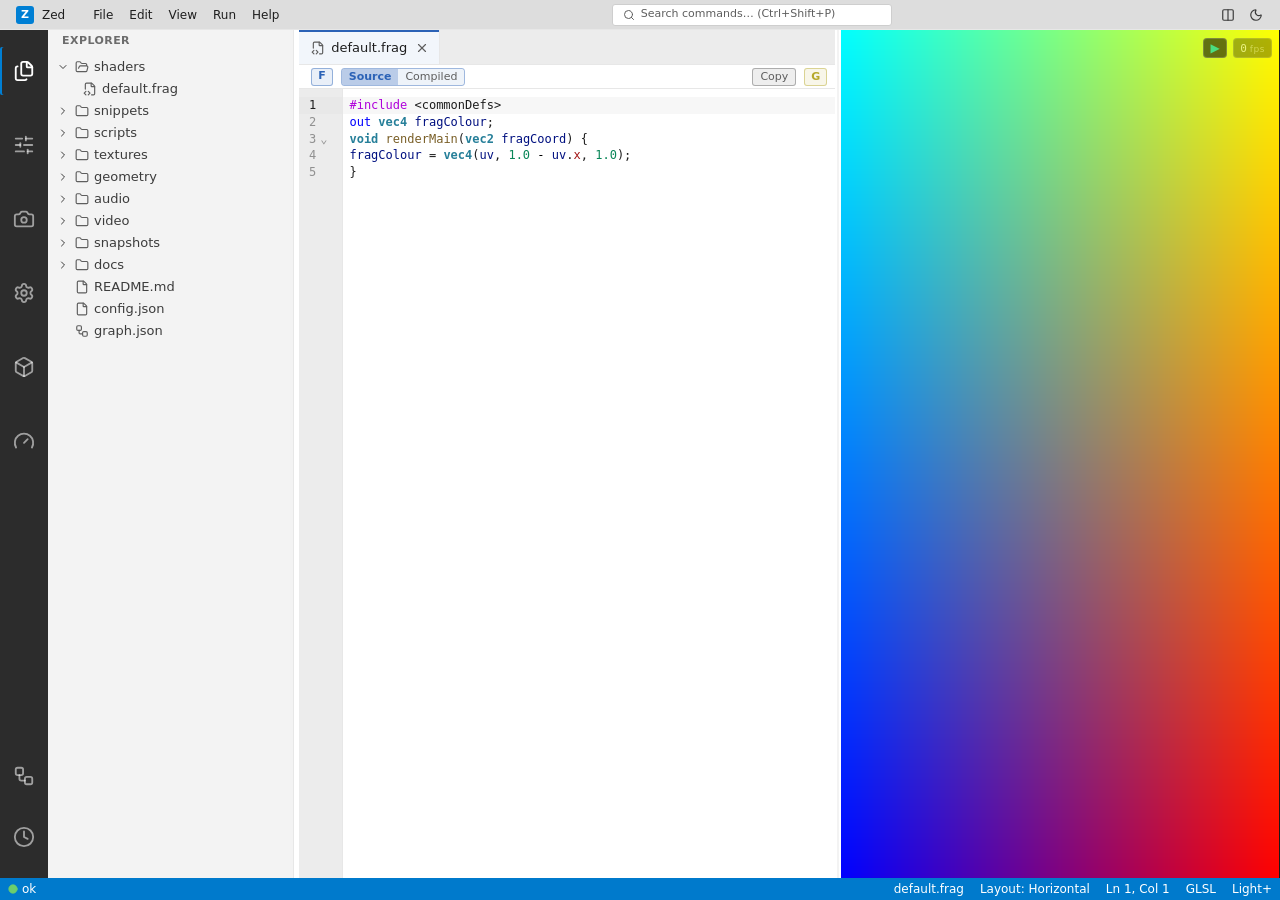
<file: index.html>
<!doctype html>
<html lang="en">
  <head>
    <meta charset="UTF-8" />
    <link rel="icon" href="./favicon.ico" sizes="any" />
    <link rel="icon" type="image/png" sizes="32x32" href="./icons/favicon-32x32.png" />
    <link rel="icon" type="image/png" sizes="16x16" href="./icons/favicon-16x16.png" />
    <link rel="apple-touch-icon" sizes="180x180" href="./icons/apple-touch-icon.png" />
    <link rel="manifest" href="./icons/site.webmanifest" />
    <meta name="viewport" content="width=device-width, initial-scale=1.0" />
    <meta name="color-scheme" content="light dark" />
    <meta
      name="description"
      content="Zed — a dynamic, graph-based, multi-pass, 2D/3D shader editor"
    />
    <title>Zed — Shader Editor</title>
    <script>
      // Set host flag before any module imports so project.svelte.ts can
      // read it during readStored() at module-evaluation time. The same flag
      // is also set from src/main.ts as belt-and-braces.
      window.__zedHost__ = 'editor';
    </script>

    <script>
      (function () {
        try {
          var stored = localStorage.getItem('zed-theme');
          var prefersDark = window.matchMedia('(prefers-color-scheme: dark)').matches;
          var theme = stored === 'light' || stored === 'dark' ? stored : prefersDark ? 'dark' : 'light';
          document.documentElement.dataset.theme = theme;
        } catch (_) {
          document.documentElement.dataset.theme = 'light';
        }

        try {
          var sb = JSON.parse(localStorage.getItem('zed-sidebar') || 'null');
          if (sb && sb.collapsed === true) {
            document.documentElement.dataset.sidebarCollapsed = 'true';
          }
        } catch (_) {}

        try {
          var ly = JSON.parse(localStorage.getItem('zed-layout') || 'null');
          if (ly && ly.bottomPanelOpen === true) {
            document.documentElement.dataset.bottomOpen = 'true';
          }
        } catch (_) {}
      })();
    </script>
    <script type="module" crossorigin src="./assets/editor-C8T5PHWx.js"></script>
    <link rel="modulepreload" crossorigin href="./assets/modulepreload-polyfill-CSRv37U6.js">
    <link rel="modulepreload" crossorigin href="./assets/preload-helper-BmHspSiq.js">
    <link rel="modulepreload" crossorigin href="./assets/chunk-Dk7t3yRR.js">
    <link rel="modulepreload" crossorigin href="./assets/zap-Qm2Ao6rl.js">
    <link rel="modulepreload" crossorigin href="./assets/index-client-C_Fm-6OC.js">
    <link rel="modulepreload" crossorigin href="./assets/browser-Cv28AiI4.js">
    <link rel="modulepreload" crossorigin href="./assets/types-yOexZsrk.js">
    <link rel="modulepreload" crossorigin href="./assets/flatten-Cz6f08EO.js">
    <link rel="modulepreload" crossorigin href="./assets/bvhConfig-vzOajthA.js">
    <link rel="modulepreload" crossorigin href="./assets/includeClosure-CBOfwEfO.js">
    <link rel="modulepreload" crossorigin href="./assets/inputCache-CyQZ0raT.js">
    <link rel="modulepreload" crossorigin href="./assets/types-Bsq5jG3y.js">
    <link rel="modulepreload" crossorigin href="./assets/textureConfig-BQA1gTaZ.js">
    <link rel="modulepreload" crossorigin href="./assets/project.svelte-DKj3yU6X.js">
    <link rel="modulepreload" crossorigin href="./assets/cmTheme-BZLRp37w.js">
    <link rel="modulepreload" crossorigin href="./assets/index-client-D-YfLIDw.js">
    <link rel="modulepreload" crossorigin href="./assets/timeline.svelte-B3zaAE9v.js">
    <link rel="modulepreload" crossorigin href="./assets/evaluate-C7a6CH5G.js">
    <link rel="modulepreload" crossorigin href="./assets/shelfPack-BcDx8iAJ.js">
    <link rel="modulepreload" crossorigin href="./assets/glCapabilities-3EQXNaXC.js">
    <link rel="modulepreload" crossorigin href="./assets/tabs.svelte-xZ7IZhBK.js">
    <link rel="modulepreload" crossorigin href="./assets/editorTarget.svelte-qa7nxnZp.js">
    <link rel="modulepreload" crossorigin href="./assets/projectTexture-ByP1bhS1.js">
    <link rel="modulepreload" crossorigin href="./assets/sourceMap-B_VSzJ80.js">
    <link rel="modulepreload" crossorigin href="./assets/environmentMapRuntime-384rYvH2.js">
    <link rel="modulepreload" crossorigin href="./assets/raymarchGlsl-CZdfVUqY.js">
    <link rel="modulepreload" crossorigin href="./assets/engineIncludes-81E5OabJ.js">
    <link rel="modulepreload" crossorigin href="./assets/engineScriptLibs-BeknvnuY.js">
    <link rel="modulepreload" crossorigin href="./assets/uri-CQSxncOd.js">
    <link rel="modulepreload" crossorigin href="./assets/parse-D0v0cXlq.js">
    <link rel="modulepreload" crossorigin href="./assets/basis-Ddk9iKY2.js">
    <link rel="modulepreload" crossorigin href="./assets/tangents-D8cKuxvz.js">
    <link rel="modulepreload" crossorigin href="./assets/engine.svelte-BsYK54Xd.js">
    <link rel="modulepreload" crossorigin href="./assets/disclose-version-BR6gYpUt.js">
    <link rel="modulepreload" crossorigin href="./assets/chunkReload-Cvt9Exh9.js">
    <link rel="modulepreload" crossorigin href="./assets/glslExtension-CDHgez0l.js">
    <link rel="modulepreload" crossorigin href="./assets/touchCapture-DNqi7EYg.js">
    <link rel="modulepreload" crossorigin href="./assets/localFonts-Gh2NmF-D.js">
    <link rel="stylesheet" crossorigin href="./assets/editor-C6R9vljK.css">
  </head>
  <body>
    <div id="app"></div>
  </body>
</html>
</file>
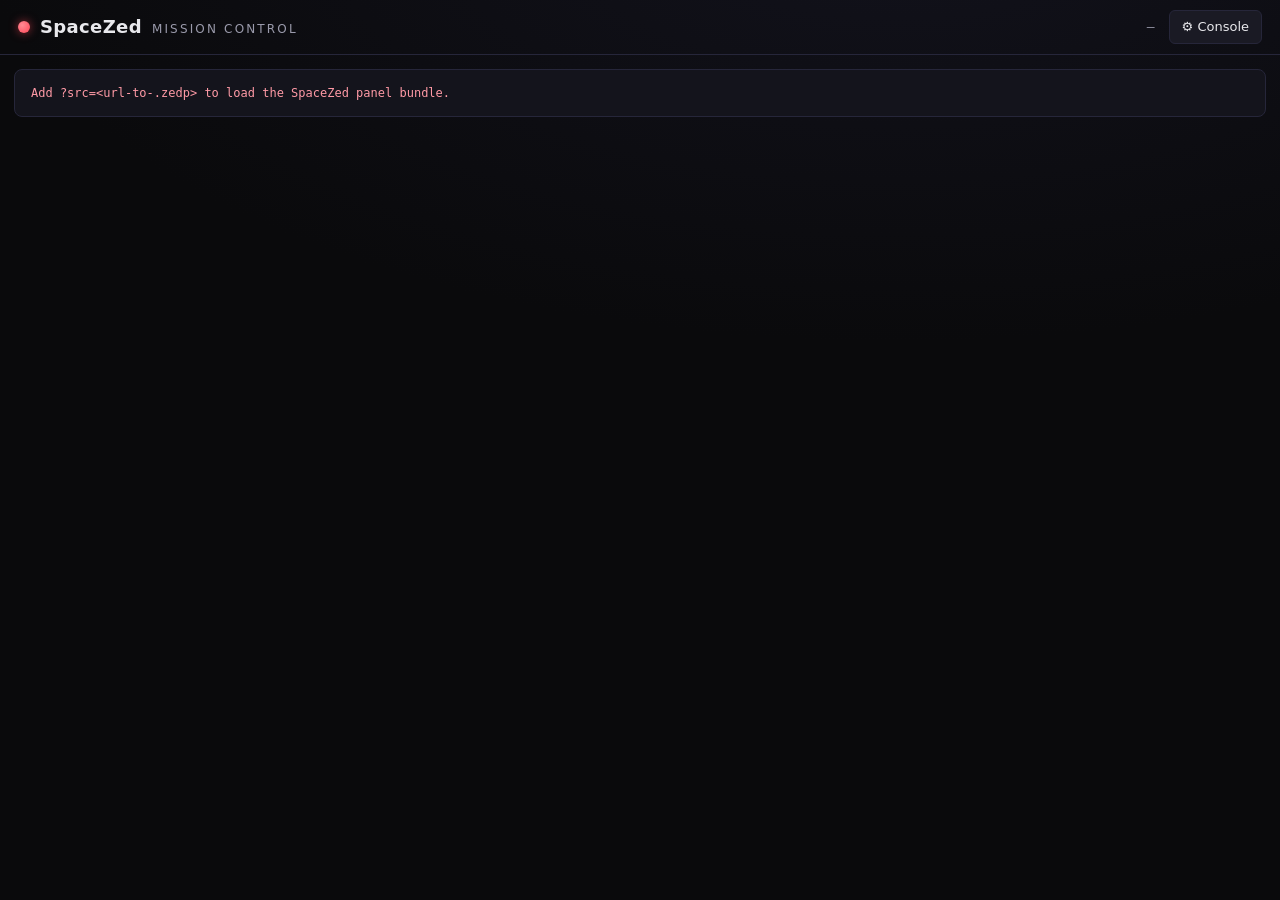
<file: panel/index.html>
<!doctype html>
<html lang="en">
  <head>
    <meta charset="utf-8" />
    <meta name="viewport" content="width=device-width, initial-scale=1" />
    <link rel="icon" href="../favicon.ico" sizes="any" />
    <link rel="icon" type="image/png" sizes="32x32" href="../icons/favicon-32x32.png" />
    <link rel="icon" type="image/png" sizes="16x16" href="../icons/favicon-16x16.png" />
    <link rel="apple-touch-icon" sizes="180x180" href="../icons/apple-touch-icon.png" />
    <title>Zed Panel</title>
    <script>
      // Set the host realm BEFORE any module import so project.svelte.ts reads
      // it at module-eval (ephemeral persistence, race-safe — see player/index.html).
      window.__zedHost__ = 'panel';
      document.documentElement.dataset.theme = 'dark';
    </script>
    <script type="module" crossorigin src="../assets/panel-B7YsYKit.js"></script>
    <link rel="modulepreload" crossorigin href="../assets/modulepreload-polyfill-CSRv37U6.js">
    <link rel="modulepreload" crossorigin href="../assets/preload-helper-BmHspSiq.js">
    <link rel="modulepreload" crossorigin href="../assets/index-client-C_Fm-6OC.js">
    <link rel="modulepreload" crossorigin href="../assets/browser-Cv28AiI4.js">
    <link rel="modulepreload" crossorigin href="../assets/chunk-Dk7t3yRR.js">
    <link rel="modulepreload" crossorigin href="../assets/types-yOexZsrk.js">
    <link rel="modulepreload" crossorigin href="../assets/flatten-Cz6f08EO.js">
    <link rel="modulepreload" crossorigin href="../assets/bvhConfig-vzOajthA.js">
    <link rel="modulepreload" crossorigin href="../assets/includeClosure-CBOfwEfO.js">
    <link rel="modulepreload" crossorigin href="../assets/inputCache-CyQZ0raT.js">
    <link rel="modulepreload" crossorigin href="../assets/types-Bsq5jG3y.js">
    <link rel="modulepreload" crossorigin href="../assets/textureConfig-BQA1gTaZ.js">
    <link rel="modulepreload" crossorigin href="../assets/project.svelte-DKj3yU6X.js">
    <link rel="modulepreload" crossorigin href="../assets/zap-Qm2Ao6rl.js">
    <link rel="modulepreload" crossorigin href="../assets/index-client-D-YfLIDw.js">
    <link rel="modulepreload" crossorigin href="../assets/timeline.svelte-B3zaAE9v.js">
    <link rel="modulepreload" crossorigin href="../assets/evaluate-C7a6CH5G.js">
    <link rel="modulepreload" crossorigin href="../assets/shelfPack-BcDx8iAJ.js">
    <link rel="modulepreload" crossorigin href="../assets/glCapabilities-3EQXNaXC.js">
    <link rel="modulepreload" crossorigin href="../assets/tabs.svelte-xZ7IZhBK.js">
    <link rel="modulepreload" crossorigin href="../assets/editorTarget.svelte-qa7nxnZp.js">
    <link rel="modulepreload" crossorigin href="../assets/projectTexture-ByP1bhS1.js">
    <link rel="modulepreload" crossorigin href="../assets/sourceMap-B_VSzJ80.js">
    <link rel="modulepreload" crossorigin href="../assets/environmentMapRuntime-384rYvH2.js">
    <link rel="modulepreload" crossorigin href="../assets/raymarchGlsl-CZdfVUqY.js">
    <link rel="modulepreload" crossorigin href="../assets/engineIncludes-81E5OabJ.js">
    <link rel="modulepreload" crossorigin href="../assets/engineScriptLibs-BeknvnuY.js">
    <link rel="modulepreload" crossorigin href="../assets/uri-CQSxncOd.js">
    <link rel="modulepreload" crossorigin href="../assets/parse-D0v0cXlq.js">
    <link rel="modulepreload" crossorigin href="../assets/basis-Ddk9iKY2.js">
    <link rel="modulepreload" crossorigin href="../assets/tangents-D8cKuxvz.js">
    <link rel="modulepreload" crossorigin href="../assets/engine.svelte-BsYK54Xd.js">
    <link rel="modulepreload" crossorigin href="../assets/disclose-version-BR6gYpUt.js">
    <link rel="modulepreload" crossorigin href="../assets/touchCapture-DNqi7EYg.js">
    <link rel="modulepreload" crossorigin href="../assets/ZedPanelElement-Bt-pN37w.js">
    <link rel="modulepreload" crossorigin href="../assets/DebugOverlay-D8_4SvFt.js">
    <link rel="stylesheet" crossorigin href="../assets/panel-Br1FPzUA.css">
  </head>
  <body>
    <div id="app"></div>
  </body>
</html>
</file>
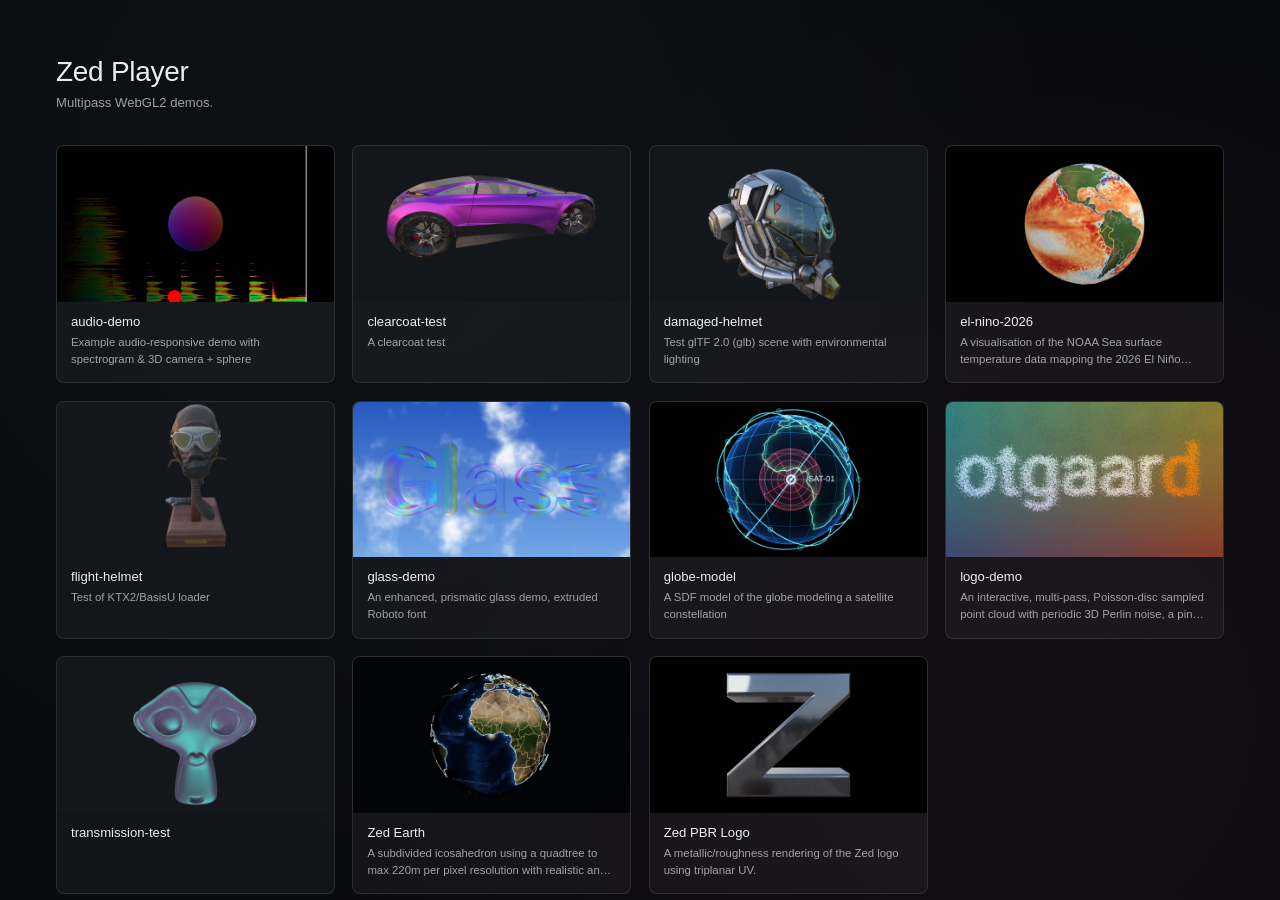
<file: player/index.html>
<!doctype html>
<html lang="en">
  <head>
    <meta charset="UTF-8" />
    <link rel="icon" href="../favicon.ico" sizes="any" />
    <link rel="icon" type="image/png" sizes="32x32" href="../icons/favicon-32x32.png" />
    <link rel="icon" type="image/png" sizes="16x16" href="../icons/favicon-16x16.png" />
    <link rel="apple-touch-icon" sizes="180x180" href="../icons/apple-touch-icon.png" />
    <meta name="viewport" content="width=device-width, initial-scale=1.0, viewport-fit=cover" />
    <meta name="color-scheme" content="dark" />
    <meta
      name="description"
      content="Zed Player — standalone WebGL2 shader playback for .zedp bundles"
    />
    <title>Zed Player</title>
    <script>
      // Set host flag before any module imports so project.svelte.ts can
      // read it during readStored() at module-evaluation time. The iframe
      // shares localStorage + IndexedDB with the editor; this flag is what
      // makes readStored() bypass the editor's projectId and use a fixed
      // embed-only namespace so IDB writes can't collide.
      window.__zedHost__ = 'player';
      // Player is dark-only — full-bleed canvas demos look best on a black
      // letterbox background regardless of OS theme preference.
      document.documentElement.dataset.theme = 'dark';
    </script>
    <script type="module" crossorigin src="../assets/player-Dybaz90j.js"></script>
    <link rel="modulepreload" crossorigin href="../assets/modulepreload-polyfill-CSRv37U6.js">
    <link rel="modulepreload" crossorigin href="../assets/index-client-C_Fm-6OC.js">
    <link rel="modulepreload" crossorigin href="../assets/disclose-version-BR6gYpUt.js">
    <link rel="modulepreload" crossorigin href="../assets/preload-helper-BmHspSiq.js">
    <link rel="modulepreload" crossorigin href="../assets/browser-Cv28AiI4.js">
    <link rel="modulepreload" crossorigin href="../assets/chunk-Dk7t3yRR.js">
    <link rel="modulepreload" crossorigin href="../assets/types-yOexZsrk.js">
    <link rel="modulepreload" crossorigin href="../assets/flatten-Cz6f08EO.js">
    <link rel="modulepreload" crossorigin href="../assets/bvhConfig-vzOajthA.js">
    <link rel="modulepreload" crossorigin href="../assets/includeClosure-CBOfwEfO.js">
    <link rel="modulepreload" crossorigin href="../assets/inputCache-CyQZ0raT.js">
    <link rel="modulepreload" crossorigin href="../assets/types-Bsq5jG3y.js">
    <link rel="modulepreload" crossorigin href="../assets/textureConfig-BQA1gTaZ.js">
    <link rel="modulepreload" crossorigin href="../assets/project.svelte-DKj3yU6X.js">
    <link rel="modulepreload" crossorigin href="../assets/zap-Qm2Ao6rl.js">
    <link rel="modulepreload" crossorigin href="../assets/index-client-D-YfLIDw.js">
    <link rel="modulepreload" crossorigin href="../assets/timeline.svelte-B3zaAE9v.js">
    <link rel="modulepreload" crossorigin href="../assets/evaluate-C7a6CH5G.js">
    <link rel="modulepreload" crossorigin href="../assets/shelfPack-BcDx8iAJ.js">
    <link rel="modulepreload" crossorigin href="../assets/glCapabilities-3EQXNaXC.js">
    <link rel="modulepreload" crossorigin href="../assets/tabs.svelte-xZ7IZhBK.js">
    <link rel="modulepreload" crossorigin href="../assets/editorTarget.svelte-qa7nxnZp.js">
    <link rel="modulepreload" crossorigin href="../assets/projectTexture-ByP1bhS1.js">
    <link rel="modulepreload" crossorigin href="../assets/sourceMap-B_VSzJ80.js">
    <link rel="modulepreload" crossorigin href="../assets/environmentMapRuntime-384rYvH2.js">
    <link rel="modulepreload" crossorigin href="../assets/raymarchGlsl-CZdfVUqY.js">
    <link rel="modulepreload" crossorigin href="../assets/engineIncludes-81E5OabJ.js">
    <link rel="modulepreload" crossorigin href="../assets/engineScriptLibs-BeknvnuY.js">
    <link rel="modulepreload" crossorigin href="../assets/uri-CQSxncOd.js">
    <link rel="modulepreload" crossorigin href="../assets/parse-D0v0cXlq.js">
    <link rel="modulepreload" crossorigin href="../assets/basis-Ddk9iKY2.js">
    <link rel="modulepreload" crossorigin href="../assets/tangents-D8cKuxvz.js">
    <link rel="modulepreload" crossorigin href="../assets/engine.svelte-BsYK54Xd.js">
    <link rel="modulepreload" crossorigin href="../assets/touchCapture-DNqi7EYg.js">
    <link rel="modulepreload" crossorigin href="../assets/ZedPanelElement-Bt-pN37w.js">
    <link rel="modulepreload" crossorigin href="../assets/chunkReload-Cvt9Exh9.js">
    <link rel="modulepreload" crossorigin href="../embed/zed-player.js">
    <link rel="modulepreload" crossorigin href="../assets/DebugOverlay-D8_4SvFt.js">
    <link rel="stylesheet" crossorigin href="../assets/player-B7V4M46V.css">
  </head>
  <body>
    <div id="app"></div>
  </body>
</html>
</file>
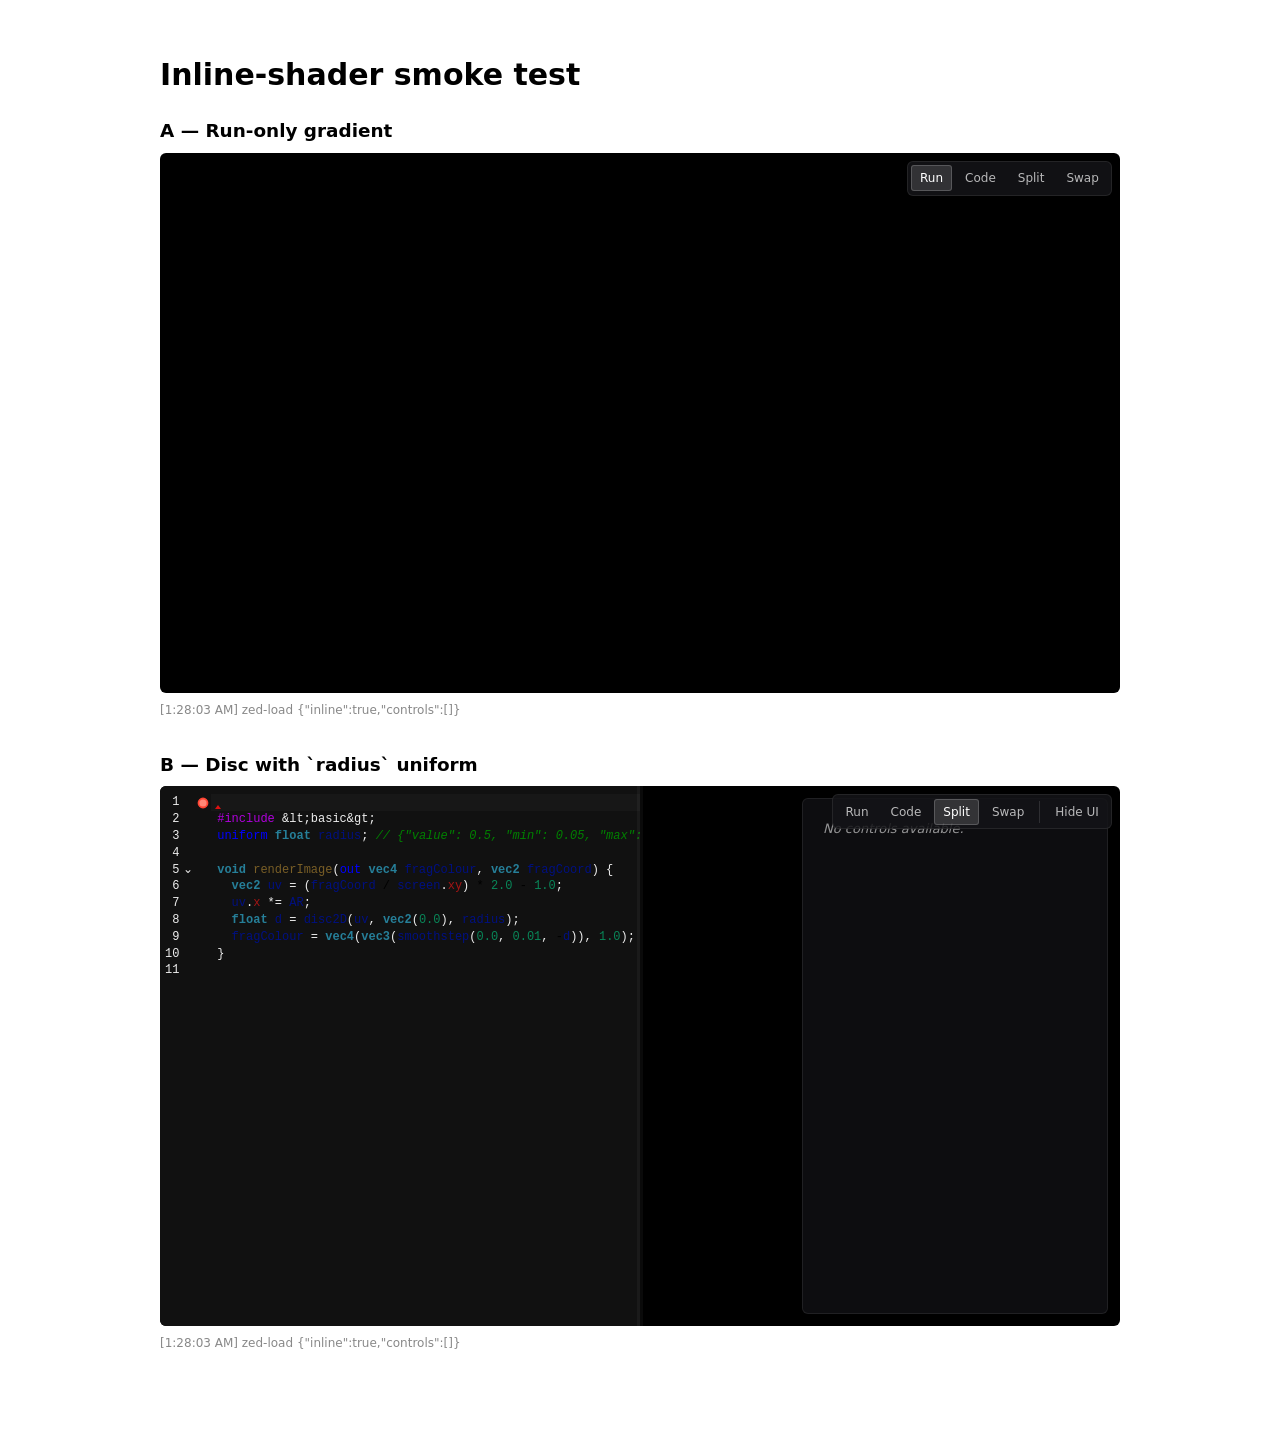
<file: embed/example-inline.html>
<!doctype html>
<html lang="en">
  <head>
    <meta charset="utf-8" />
    <meta name="viewport" content="width=device-width, initial-scale=1" />
    <title>Zed Player — Inline-Shader Smoke Test</title>
    <style>
      :root { color-scheme: light dark; }
      body {
        font: 15px/1.5 system-ui, -apple-system, "Segoe UI", Roboto, sans-serif;
        max-width: 960px; margin: 0 auto; padding: 2rem 1.25rem 4rem;
      }
      section { margin-bottom: 2rem; }
      h2 { margin: 0 0 0.5rem; font-size: 1.15rem; }
      zed-player {
        width: 100%; display: block; background: #000;
        border-radius: 6px; overflow: hidden;
      }
      .status { font-size: 12px; color: #888; margin-top: 0.5rem; }
    </style>
    <script type="module" src="./zed-player.js"></script>
  </head>
  <body>
    <h1>Inline-shader smoke test</h1>

    <section>
      <h2>A — Run-only gradient</h2>
      <zed-player id="player-a" style="aspect-ratio:16/9">
        <script type="x-shader/x-fragment">
void renderImage(out vec4 fragColour, vec2 fragCoord) {
  vec2 uv = fragCoord / screen.xy;
  fragColour = vec4(uv, 0.5 + 0.5 * sin(time), 1.0);
}
        </script>
      </zed-player>
      <div class="status" data-status>idle…</div>
    </section>

    <section>
      <h2>B — Disc with `radius` uniform</h2>
      <zed-player id="player-b" view="split" mode="controls" style="aspect-ratio:16/9">
        <script type="x-shader/x-fragment">
#include &lt;basic&gt;
uniform float radius; // {"value": 0.5, "min": 0.05, "max": 1.0, "step": 0.01}

void renderImage(out vec4 fragColour, vec2 fragCoord) {
  vec2 uv = (fragCoord / screen.xy) * 2.0 - 1.0;
  uv.x *= AR;
  float d = disc2D(uv, vec2(0.0), radius);
  fragColour = vec4(vec3(smoothstep(0.0, 0.01, -d)), 1.0);
}
        </script>
      </zed-player>
      <div class="status" data-status>idle…</div>
    </section>

    <script>
      document.querySelectorAll('zed-player').forEach((p) => {
        const statusEl = p.parentElement.querySelector('[data-status]');
        const write = (label, detail) => {
          const ts = new Date().toLocaleTimeString();
          let body = '';
          try { body = detail ? JSON.stringify(detail) : ''; } catch (e) { body = String(detail); }
          statusEl.textContent = `[${ts}] ${label} ${body}`;
        };
        p.addEventListener('zed-load', (e) => write('zed-load', e.detail));
        p.addEventListener('zed-compile', (e) => write(
          e.detail.ok ? 'zed-compile ok' : 'zed-compile fail',
          e.detail.ok ? { schemas: Object.keys(e.detail.diagnostics ?? {}) } : { errors: e.detail.diagnostics?.length }
        ));
        p.addEventListener('zed-error', (e) => write('zed-error', e.detail));
      });
    </script>
  </body>
</html>
</file>
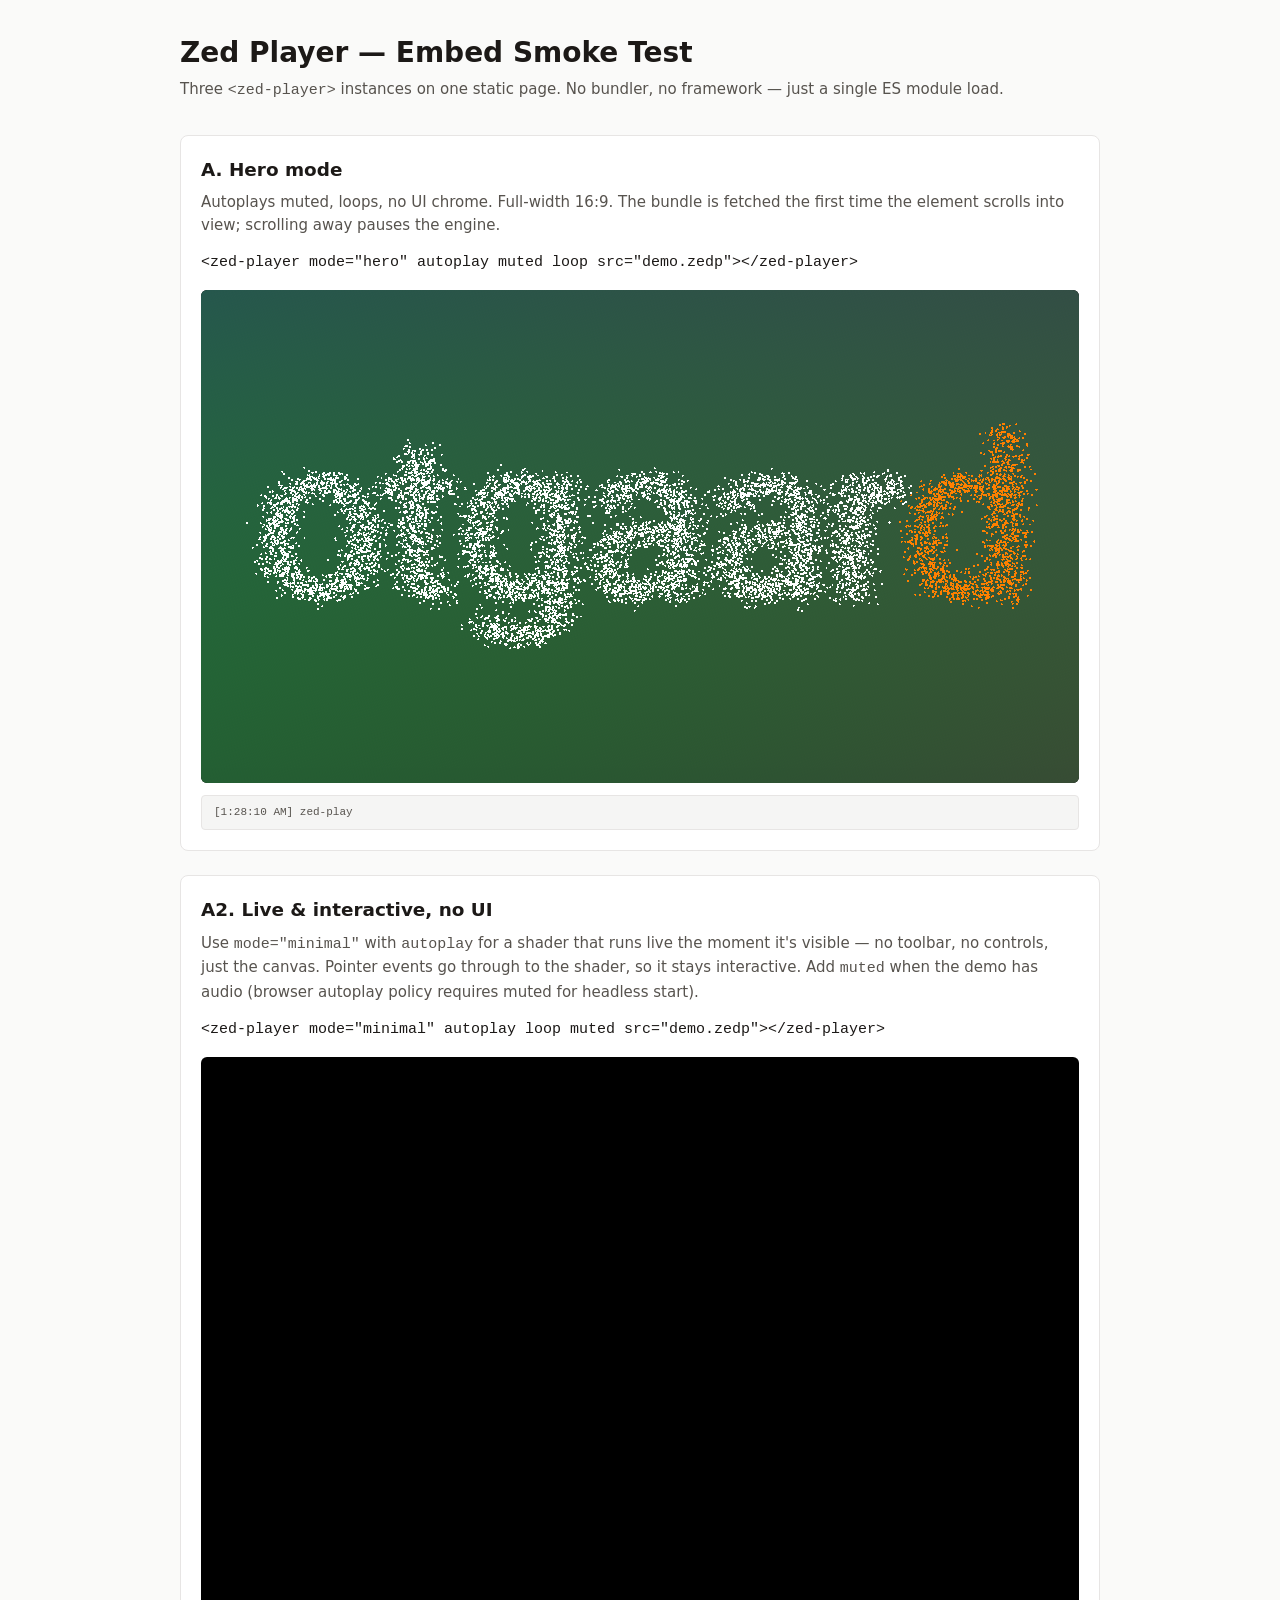
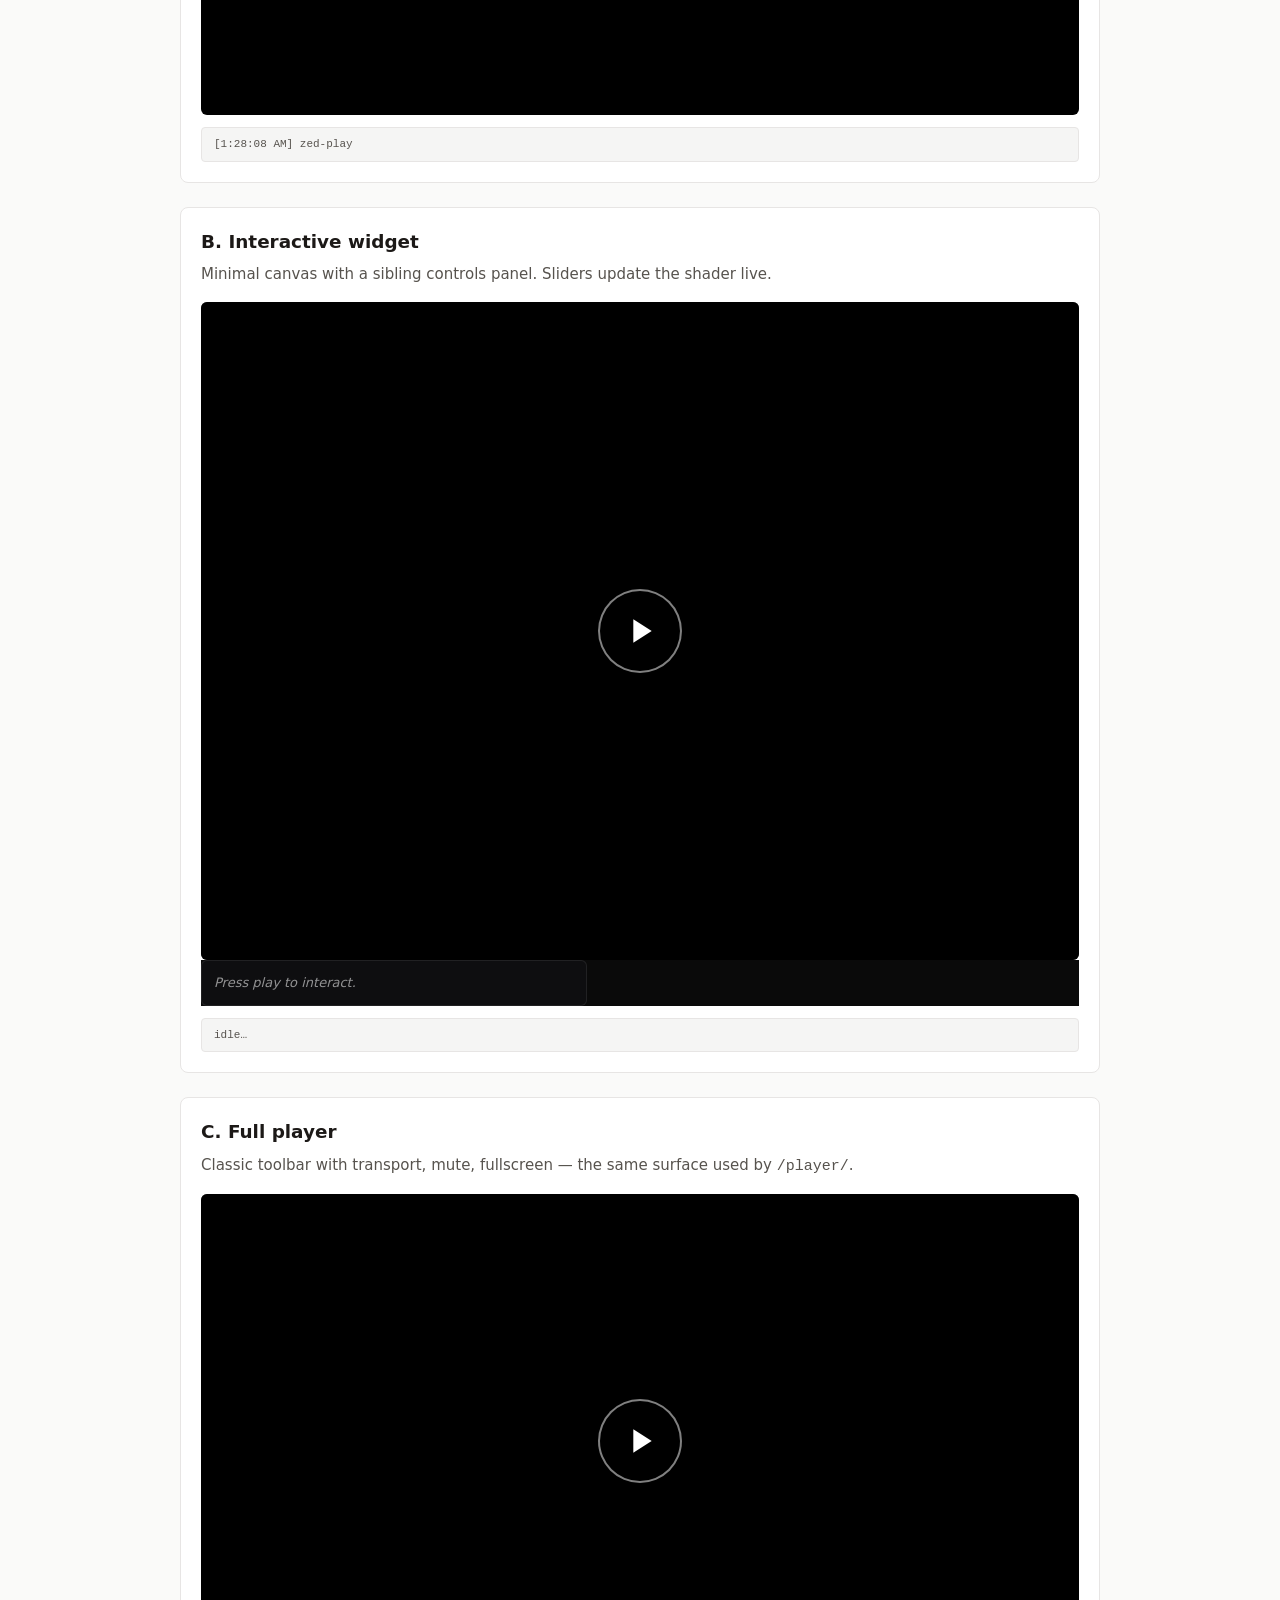
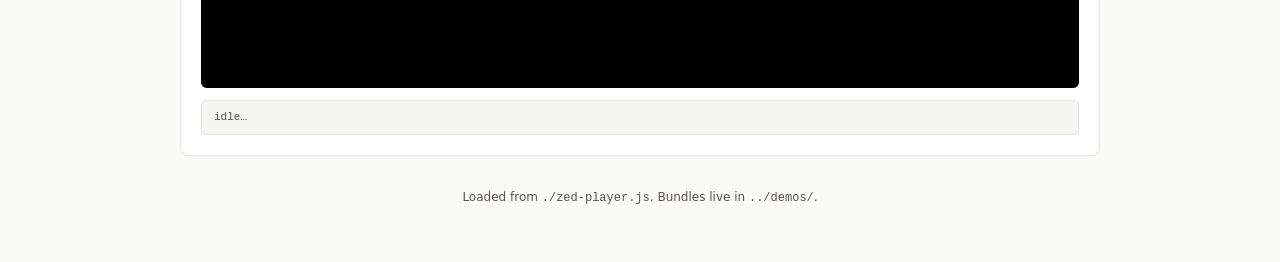
<file: embed/example.html>
<!doctype html>
<html lang="en">
  <head>
    <meta charset="utf-8" />
    <meta name="viewport" content="width=device-width, initial-scale=1" />
    <title>Zed Player — Embed Smoke Test</title>
    <meta name="description" content="Static smoke test for the &lt;zed-player&gt; web component." />
    <style>
      :root {
        color-scheme: light dark;
        --bg: #fafaf9; --fg: #1c1917; --muted: #57534e;
        --border: #e7e5e4; --card: #fff; --code-bg: #f5f5f4;
      }
      @media (prefers-color-scheme: dark) {
        :root {
          --bg: #0c0a09; --fg: #f5f5f4; --muted: #a8a29e;
          --border: #292524; --card: #1c1917; --code-bg: #0a0a0a;
        }
      }
      * { box-sizing: border-box; }
      html, body { margin: 0; padding: 0; background: var(--bg); color: var(--fg); }
      body {
        font: 15px/1.5 system-ui, -apple-system, "Segoe UI", Roboto, sans-serif;
        max-width: 960px; margin: 0 auto; padding: 2rem 1.25rem 4rem;
      }
      header h1 { margin: 0 0 0.25rem; font-size: 1.75rem; }
      header p { margin: 0 0 2rem; color: var(--muted); }
      section {
        background: var(--card); border: 1px solid var(--border);
        border-radius: 8px; padding: 1.25rem; margin-bottom: 1.5rem;
      }
      section h2 { margin: 0 0 0.5rem; font-size: 1.15rem; }
      section p { margin: 0 0 1rem; color: var(--muted); }
      zed-player {
        width: 100%; display: block; background: #000;
        border-radius: 6px; overflow: hidden;
      }
      .hero-frame, .full-frame { aspect-ratio: 16 / 9; }
      .minimal-frame { aspect-ratio: 4 / 3; }
      .status { margin-top: 0.75rem; font-size: 12px; color: var(--muted); }
      .status pre {
        margin: 0; padding: 0.5rem 0.75rem; background: var(--code-bg);
        border: 1px solid var(--border); border-radius: 4px;
        font-family: ui-monospace, "SF Mono", Menlo, Consolas, monospace;
        font-size: 11px; max-height: 8rem; overflow: auto;
        white-space: pre-wrap; word-break: break-word;
      }
      .placeholder {
        display: none; padding: 1rem; background: var(--code-bg);
        border: 1px dashed var(--border); border-radius: 4px;
        color: var(--muted); text-align: center; font-size: 13px;
      }
      footer { margin-top: 2rem; color: var(--muted); font-size: 12px; text-align: center; }
    </style>
    <script type="module" src="./zed-player.js"></script>
  </head>
  <body>
    <header>
      <h1>Zed Player — Embed Smoke Test</h1>
      <p>Three <code>&lt;zed-player&gt;</code> instances on one static page. No bundler, no framework — just a single ES module load.</p>
    </header>

    <section id="section-a">
      <h2>A. Hero mode</h2>
      <p>Autoplays muted, loops, no UI chrome. Full-width 16:9. The bundle is fetched the first time the element scrolls into view; scrolling away pauses the engine.</p>
      <pre><code>&lt;zed-player mode="hero" autoplay muted loop src="demo.zedp"&gt;&lt;/zed-player&gt;</code></pre>
      <zed-player class="hero-frame" mode="hero" autoplay muted loop src="../demos/logo-demo.zedp"></zed-player>
      <div class="placeholder" data-placeholder>Demo bundle not yet uploaded.</div>
      <div class="status"><pre data-status>idle…</pre></div>
    </section>

    <section id="section-headless">
      <h2>A2. Live &amp; interactive, no UI</h2>
      <p>Use <code>mode="minimal"</code> with <code>autoplay</code> for a shader that runs live the moment it's visible — no toolbar, no controls, just the canvas. Pointer events go through to the shader, so it stays interactive. Add <code>muted</code> when the demo has audio (browser autoplay policy requires muted for headless start).</p>
      <pre><code>&lt;zed-player mode="minimal" autoplay loop muted src="demo.zedp"&gt;&lt;/zed-player&gt;</code></pre>
      <zed-player class="minimal-frame" mode="minimal" autoplay loop muted src="../demos/globe-model.zedp"></zed-player>
      <div class="placeholder" data-placeholder>Demo bundle not yet uploaded.</div>
      <div class="status"><pre data-status>idle…</pre></div>
    </section>

    <section id="section-b">
      <h2>B. Interactive widget</h2>
      <p>Minimal canvas with a sibling controls panel. Sliders update the shader live.</p>
      <zed-player id="demo1" class="minimal-frame" mode="minimal" src="../demos/zed-pbr-logo.zedp"></zed-player>
      <zed-player-controls for="demo1"></zed-player-controls>
      <div class="placeholder" data-placeholder>Demo bundle not yet uploaded.</div>
      <div class="status"><pre data-status>idle…</pre></div>
    </section>

    <section id="section-c">
      <h2>C. Full player</h2>
      <p>Classic toolbar with transport, mute, fullscreen — the same surface used by <code>/player/</code>.</p>
      <zed-player class="full-frame" mode="full" src="../demos/audio-demo.zedp"></zed-player>
      <div class="placeholder" data-placeholder>Demo bundle not yet uploaded.</div>
      <div class="status"><pre data-status>idle…</pre></div>
    </section>

    <footer>Loaded from <code>./zed-player.js</code>. Bundles live in <code>../demos/</code>.</footer>

    <script>
      // Event names are kebab-case ('zed-load', 'zed-error') — use them
      // verbatim with addEventListener, NOT camelCase.
      (function () {
        document.querySelectorAll('section').forEach(function (section) {
          var player = section.querySelector('zed-player');
          var statusEl = section.querySelector('[data-status]');
          var placeholder = section.querySelector('[data-placeholder]');
          if (!player || !statusEl) return;

          function write(label, payload) {
            var ts = new Date().toLocaleTimeString();
            var body = '';
            try { body = payload ? JSON.stringify(payload, null, 2) : ''; }
            catch (e) { body = String(payload); }
            statusEl.textContent = '[' + ts + '] ' + label + (body ? '\n' + body : '');
          }

          player.addEventListener('zed-load', function (ev) {
            var d = (ev && ev.detail) || {};
            write('zed-load', d.manifest
              ? { title: d.manifest.title, description: d.manifest.description, controls: (d.controls || []).length }
              : {});
          });
          player.addEventListener('zed-error', function (ev) {
            var detail = (ev && ev.detail) || {};
            write('zed-error: ' + (detail.message || 'unknown'), detail);
            if (placeholder && /404|fetch|not found/i.test(detail.message || '')) {
              placeholder.style.display = 'block';
              player.style.display = 'none';
            }
          });
          player.addEventListener('zed-play', function () { write('zed-play'); });
          player.addEventListener('zed-pause', function () { write('zed-pause'); });

          // Belt-and-suspenders fallback if the embed module itself failed to load.
          fetch(player.getAttribute('src'), { method: 'HEAD' }).then(function (r) {
            if (!r.ok && placeholder) {
              placeholder.style.display = 'block';
              player.style.display = 'none';
              write('bundle missing (HTTP ' + r.status + ')');
            }
          }).catch(function () { /* network errors handled by zed-error */ });
        });
      })();
    </script>
  </body>
</html>
</file>
<file: assets/editor-C6R9vljK.css>
@layer pico{:host,:root{--pico-font-family-emoji:"Apple Color Emoji","Segoe UI Emoji","Segoe UI Symbol","Noto Color Emoji";--pico-font-family-sans-serif:system-ui,"Segoe UI",Roboto,Oxygen,Ubuntu,Cantarell,Helvetica,Arial,"Helvetica Neue",sans-serif,var(--pico-font-family-emoji);--pico-font-family-monospace:ui-monospace,SFMono-Regular,"SF Mono",Menlo,Consolas,"Liberation Mono",monospace,var(--pico-font-family-emoji);--pico-font-family:var(--pico-font-family-sans-serif);--pico-line-height:1.5;--pico-font-weight:400;--pico-font-size:100%;--pico-text-underline-offset:.1rem;--pico-border-radius:.25rem;--pico-border-width:.0625rem;--pico-outline-width:.125rem;--pico-transition:.2s ease-in-out;--pico-spacing:1rem;--pico-typography-spacing-vertical:1rem;--pico-block-spacing-vertical:var(--pico-spacing);--pico-block-spacing-horizontal:var(--pico-spacing);--pico-grid-column-gap:var(--pico-spacing);--pico-grid-row-gap:var(--pico-spacing);--pico-form-element-spacing-vertical:.75rem;--pico-form-element-spacing-horizontal:1rem;--pico-group-box-shadow:0 0 0 #0000;--pico-group-box-shadow-focus-with-button:0 0 0 var(--pico-outline-width) var(--pico-primary-focus);--pico-group-box-shadow-focus-with-input:0 0 0 .0625rem var(--pico-form-element-border-color);--pico-modal-overlay-backdrop-filter:blur(.375rem);--pico-nav-element-spacing-vertical:1rem;--pico-nav-element-spacing-horizontal:.5rem;--pico-nav-link-spacing-vertical:.5rem;--pico-nav-link-spacing-horizontal:.5rem;--pico-nav-breadcrumb-divider:">";--pico-icon-checkbox:url("data:image/svg+xml,%3Csvg xmlns='http://www.w3.org/2000/svg' width='24' height='24' viewBox='0 0 24 24' fill='none' stroke='rgb(255, 255, 255)' stroke-width='4' stroke-linecap='round' stroke-linejoin='round'%3E%3Cpolyline points='20 6 9 17 4 12'%3E%3C/polyline%3E%3C/svg%3E");--pico-icon-minus:url("data:image/svg+xml,%3Csvg xmlns='http://www.w3.org/2000/svg' width='24' height='24' viewBox='0 0 24 24' fill='none' stroke='rgb(255, 255, 255)' stroke-width='4' stroke-linecap='round' stroke-linejoin='round'%3E%3Cline x1='5' y1='12' x2='19' y2='12'%3E%3C/line%3E%3C/svg%3E");--pico-icon-chevron:url("data:image/svg+xml,%3Csvg xmlns='http://www.w3.org/2000/svg' width='24' height='24' viewBox='0 0 24 24' fill='none' stroke='rgb(136, 145, 164)' stroke-width='2' stroke-linecap='round' stroke-linejoin='round'%3E%3Cpolyline points='6 9 12 15 18 9'%3E%3C/polyline%3E%3C/svg%3E");--pico-icon-date:url("data:image/svg+xml,%3Csvg xmlns='http://www.w3.org/2000/svg' width='24' height='24' viewBox='0 0 24 24' fill='none' stroke='rgb(136, 145, 164)' stroke-width='2' stroke-linecap='round' stroke-linejoin='round'%3E%3Crect x='3' y='4' width='18' height='18' rx='2' ry='2'%3E%3C/rect%3E%3Cline x1='16' y1='2' x2='16' y2='6'%3E%3C/line%3E%3Cline x1='8' y1='2' x2='8' y2='6'%3E%3C/line%3E%3Cline x1='3' y1='10' x2='21' y2='10'%3E%3C/line%3E%3C/svg%3E");--pico-icon-time:url("data:image/svg+xml,%3Csvg xmlns='http://www.w3.org/2000/svg' width='24' height='24' viewBox='0 0 24 24' fill='none' stroke='rgb(136, 145, 164)' stroke-width='2' stroke-linecap='round' stroke-linejoin='round'%3E%3Ccircle cx='12' cy='12' r='10'%3E%3C/circle%3E%3Cpolyline points='12 6 12 12 16 14'%3E%3C/polyline%3E%3C/svg%3E");--pico-icon-search:url("data:image/svg+xml,%3Csvg xmlns='http://www.w3.org/2000/svg' width='24' height='24' viewBox='0 0 24 24' fill='none' stroke='rgb(136, 145, 164)' stroke-width='1.5' stroke-linecap='round' stroke-linejoin='round'%3E%3Ccircle cx='11' cy='11' r='8'%3E%3C/circle%3E%3Cline x1='21' y1='21' x2='16.65' y2='16.65'%3E%3C/line%3E%3C/svg%3E");--pico-icon-close:url("data:image/svg+xml,%3Csvg xmlns='http://www.w3.org/2000/svg' width='24' height='24' viewBox='0 0 24 24' fill='none' stroke='rgb(136, 145, 164)' stroke-width='3' stroke-linecap='round' stroke-linejoin='round'%3E%3Cline x1='18' y1='6' x2='6' y2='18'%3E%3C/line%3E%3Cline x1='6' y1='6' x2='18' y2='18'%3E%3C/line%3E%3C/svg%3E");--pico-icon-loading:url("data:image/svg+xml,%3Csvg fill='none' height='24' width='24' viewBox='0 0 24 24' xmlns='http://www.w3.org/2000/svg' %3E%3Cstyle%3E g %7B animation: rotate 2s linear infinite; transform-origin: center center; %7D circle %7B stroke-dasharray: 75,100; stroke-dashoffset: -5; animation: dash 1.5s ease-in-out infinite; stroke-linecap: round; %7D @keyframes rotate %7B 0%25 %7B transform: rotate(0deg); %7D 100%25 %7B transform: rotate(360deg); %7D %7D @keyframes dash %7B 0%25 %7B stroke-dasharray: 1,100; stroke-dashoffset: 0; %7D 50%25 %7B stroke-dasharray: 44.5,100; stroke-dashoffset: -17.5; %7D 100%25 %7B stroke-dasharray: 44.5,100; stroke-dashoffset: -62; %7D %7D %3C/style%3E%3Cg%3E%3Ccircle cx='12' cy='12' r='10' fill='none' stroke='rgb(136, 145, 164)' stroke-width='4' /%3E%3C/g%3E%3C/svg%3E")}@media (width>=576px){:host,:root{--pico-font-size:106.25%}}@media (width>=768px){:host,:root{--pico-font-size:112.5%}}@media (width>=1024px){:host,:root{--pico-font-size:118.75%}}@media (width>=1280px){:host,:root{--pico-font-size:125%}}@media (width>=1536px){:host,:root{--pico-font-size:131.25%}}a,a.contrast,a.secondary{--pico-text-decoration:underline}small{--pico-font-size:.875em}h1,h2,h3,h4,h5,h6{--pico-font-weight:700}h1{--pico-font-size:2rem;--pico-line-height:1.125;--pico-typography-spacing-top:3rem}h2{--pico-font-size:1.75rem;--pico-line-height:1.15;--pico-typography-spacing-top:2.625rem}h3{--pico-font-size:1.5rem;--pico-line-height:1.175;--pico-typography-spacing-top:2.25rem}h4{--pico-font-size:1.25rem;--pico-line-height:1.2;--pico-typography-spacing-top:1.874rem}h5{--pico-font-size:1.125rem;--pico-line-height:1.225;--pico-typography-spacing-top:1.6875rem}h6{--pico-font-size:1rem;--pico-line-height:1.25;--pico-typography-spacing-top:1.5rem}tfoot td,tfoot th,thead td,thead th{--pico-font-weight:600;--pico-border-width:.1875rem}code,kbd,pre,samp{--pico-font-family:var(--pico-font-family-monospace)}kbd{--pico-font-weight:bolder}:where(select,textarea),input:not([type=submit],[type=button],[type=reset],[type=checkbox],[type=radio],[type=file]){--pico-outline-width:.0625rem}[type=search]{--pico-border-radius:5rem}[type=checkbox],[type=radio]{--pico-border-width:.125rem}[type=checkbox][role=switch]{--pico-border-width:.1875rem}details.dropdown summary:not([role=button]){--pico-outline-width:.0625rem}nav details.dropdown summary:focus-visible{--pico-outline-width:.125rem}[role=search]{--pico-border-radius:5rem}:is([role=group]:has(button.secondary:focus,[type=submit].secondary:focus,[type=button].secondary:focus,[role=button].secondary:focus),[role=search]:has(button.secondary:focus,[type=submit].secondary:focus,[type=button].secondary:focus,[role=button].secondary:focus)){--pico-group-box-shadow-focus-with-button:0 0 0 var(--pico-outline-width) var(--pico-secondary-focus)}:is([role=group]:has(button.contrast:focus,[type=submit].contrast:focus,[type=button].contrast:focus,[role=button].contrast:focus),[role=search]:has(button.contrast:focus,[type=submit].contrast:focus,[type=button].contrast:focus,[role=button].contrast:focus)){--pico-group-box-shadow-focus-with-button:0 0 0 var(--pico-outline-width) var(--pico-contrast-focus)}[role=group] [role=button],[role=group] [type=button],[role=group] [type=submit],[role=group] button,[role=search] [role=button],[role=search] [type=button],[role=search] [type=submit],[role=search] button{--pico-form-element-spacing-horizontal:2rem}details summary[role=button]:not(.outline):after,[aria-busy=true]:not(input,select,textarea):is(button,[type=submit],[type=button],[type=reset],[role=button]):not(.outline):before{filter:brightness(0)invert()}:host(:not([data-theme=dark])),:root:not([data-theme=dark]),[data-theme=light]{--lightningcss-light:initial;--lightningcss-dark: ;color-scheme:light;--pico-background-color:#fff;--pico-color:#373c44;--pico-text-selection-color:#029ae840;--pico-muted-color:#646b79;--pico-muted-border-color:#e7eaf0;--pico-primary:#0172ad;--pico-primary-background:#0172ad;--pico-primary-border:var(--pico-primary-background);--pico-primary-underline:#0172ad80;--pico-primary-hover:#015887;--pico-primary-hover-background:#02659a;--pico-primary-hover-border:var(--pico-primary-hover-background);--pico-primary-hover-underline:var(--pico-primary-hover);--pico-primary-focus:#029ae880;--pico-primary-inverse:#fff;--pico-secondary:#5d6b89;--pico-secondary-background:#525f7a;--pico-secondary-border:var(--pico-secondary-background);--pico-secondary-underline:#5d6b8980;--pico-secondary-hover:#48536b;--pico-secondary-hover-background:#48536b;--pico-secondary-hover-border:var(--pico-secondary-hover-background);--pico-secondary-hover-underline:var(--pico-secondary-hover);--pico-secondary-focus:#5d6b8940;--pico-secondary-inverse:#fff;--pico-contrast:#181c25;--pico-contrast-background:#181c25;--pico-contrast-border:var(--pico-contrast-background);--pico-contrast-underline:#181c2580;--pico-contrast-hover:#000;--pico-contrast-hover-background:#000;--pico-contrast-hover-border:var(--pico-contrast-hover-background);--pico-contrast-hover-underline:var(--pico-secondary-hover);--pico-contrast-focus:#5d6b8940;--pico-contrast-inverse:#fff;--pico-box-shadow:.0145rem .029rem .174rem #8191b504,.0335rem .067rem .402rem #8191b506,.0625rem .125rem .75rem #8191b508,.1125rem .225rem 1.35rem #8191b509,.2085rem .417rem 2.502rem #8191b50b,.5rem 1rem 6rem #8191b50f,0 0 0 .0625rem #8191b504;--pico-h1-color:#2d3138;--pico-h2-color:#373c44;--pico-h3-color:#424751;--pico-h4-color:#4d535e;--pico-h5-color:#5c6370;--pico-h6-color:#646b79;--pico-mark-background-color:#fde7c0;--pico-mark-color:#0f1114;--pico-ins-color:#1d6a54;--pico-del-color:#883935;--pico-blockquote-border-color:var(--pico-muted-border-color);--pico-blockquote-footer-color:var(--pico-muted-color);--pico-button-box-shadow:0 0 0 #0000;--pico-button-hover-box-shadow:0 0 0 #0000;--pico-table-border-color:var(--pico-muted-border-color);--pico-table-row-stripped-background-color:#6f78870a;--pico-code-background-color:#f3f5f7;--pico-code-color:#646b79;--pico-code-kbd-background-color:var(--pico-color);--pico-code-kbd-color:var(--pico-background-color);--pico-form-element-background-color:#fbfcfc;--pico-form-element-selected-background-color:#dfe3eb;--pico-form-element-border-color:#cfd5e2;--pico-form-element-color:#23262c;--pico-form-element-placeholder-color:var(--pico-muted-color);--pico-form-element-active-background-color:#fff;--pico-form-element-active-border-color:var(--pico-primary-border);--pico-form-element-focus-color:var(--pico-primary-border);--pico-form-element-disabled-opacity:.5;--pico-form-element-invalid-border-color:#b86a6b;--pico-form-element-invalid-active-border-color:#c84f48;--pico-form-element-invalid-focus-color:var(--pico-form-element-invalid-active-border-color);--pico-form-element-valid-border-color:#4c9b8a;--pico-form-element-valid-active-border-color:#279977;--pico-form-element-valid-focus-color:var(--pico-form-element-valid-active-border-color);--pico-switch-background-color:#bfc7d9;--pico-switch-checked-background-color:var(--pico-primary-background);--pico-switch-color:#fff;--pico-switch-thumb-box-shadow:0 0 0 #0000;--pico-range-border-color:#dfe3eb;--pico-range-active-border-color:#bfc7d9;--pico-range-thumb-border-color:var(--pico-background-color);--pico-range-thumb-color:var(--pico-secondary-background);--pico-range-thumb-active-color:var(--pico-primary-background);--pico-accordion-border-color:var(--pico-muted-border-color);--pico-accordion-active-summary-color:var(--pico-primary-hover);--pico-accordion-close-summary-color:var(--pico-color);--pico-accordion-open-summary-color:var(--pico-muted-color);--pico-card-background-color:var(--pico-background-color);--pico-card-border-color:var(--pico-muted-border-color);--pico-card-box-shadow:var(--pico-box-shadow);--pico-card-sectioning-background-color:#fbfcfc;--pico-dropdown-background-color:#fff;--pico-dropdown-border-color:#eff1f4;--pico-dropdown-box-shadow:var(--pico-box-shadow);--pico-dropdown-color:var(--pico-color);--pico-dropdown-hover-background-color:#eff1f4;--pico-loading-spinner-opacity:.5;--pico-modal-overlay-background-color:#e8eaedbf;--pico-progress-background-color:#dfe3eb;--pico-progress-color:var(--pico-primary-background);--pico-tooltip-background-color:var(--pico-contrast-background);--pico-tooltip-color:var(--pico-contrast-inverse);--pico-icon-valid:url("data:image/svg+xml,%3Csvg xmlns='http://www.w3.org/2000/svg' width='24' height='24' viewBox='0 0 24 24' fill='none' stroke='rgb(76, 154.5, 137.5)' stroke-width='2' stroke-linecap='round' stroke-linejoin='round'%3E%3Cpolyline points='20 6 9 17 4 12'%3E%3C/polyline%3E%3C/svg%3E");--pico-icon-invalid:url("data:image/svg+xml,%3Csvg xmlns='http://www.w3.org/2000/svg' width='24' height='24' viewBox='0 0 24 24' fill='none' stroke='rgb(200.25, 79.25, 72.25)' stroke-width='2' stroke-linecap='round' stroke-linejoin='round'%3E%3Ccircle cx='12' cy='12' r='10'%3E%3C/circle%3E%3Cline x1='12' y1='8' x2='12' y2='12'%3E%3C/line%3E%3Cline x1='12' y1='16' x2='12.01' y2='16'%3E%3C/line%3E%3C/svg%3E")}:host(:not([data-theme=dark])) input:is([type=submit],[type=button],[type=reset],[type=checkbox],[type=radio],[type=file]),:root:not([data-theme=dark]) input:is([type=submit],[type=button],[type=reset],[type=checkbox],[type=radio],[type=file]),[data-theme=light] input:is([type=submit],[type=button],[type=reset],[type=checkbox],[type=radio],[type=file]){--pico-form-element-focus-color:var(--pico-primary-focus)}@media only screen and (prefers-color-scheme:dark){:host(:not([data-theme])),:root:not([data-theme]){--lightningcss-light: ;--lightningcss-dark:initial;color-scheme:dark;--pico-background-color:#13171f;--pico-color:#c2c7d0;--pico-text-selection-color:#01aaff30;--pico-muted-color:#7b8495;--pico-muted-border-color:#202632;--pico-primary:#01aaff;--pico-primary-background:#0172ad;--pico-primary-border:var(--pico-primary-background);--pico-primary-underline:#01aaff80;--pico-primary-hover:#79c0ff;--pico-primary-hover-background:#017fc0;--pico-primary-hover-border:var(--pico-primary-hover-background);--pico-primary-hover-underline:var(--pico-primary-hover);--pico-primary-focus:#01aaff60;--pico-primary-inverse:#fff;--pico-secondary:#969eaf;--pico-secondary-background:#525f7a;--pico-secondary-border:var(--pico-secondary-background);--pico-secondary-underline:#969eaf80;--pico-secondary-hover:#b3b9c5;--pico-secondary-hover-background:#5d6b89;--pico-secondary-hover-border:var(--pico-secondary-hover-background);--pico-secondary-hover-underline:var(--pico-secondary-hover);--pico-secondary-focus:#909ebe40;--pico-secondary-inverse:#fff;--pico-contrast:#dfe3eb;--pico-contrast-background:#eff1f4;--pico-contrast-border:var(--pico-contrast-background);--pico-contrast-underline:#dfe3eb80;--pico-contrast-hover:#fff;--pico-contrast-hover-background:#fff;--pico-contrast-hover-border:var(--pico-contrast-hover-background);--pico-contrast-hover-underline:var(--pico-contrast-hover);--pico-contrast-focus:#cfd5e240;--pico-contrast-inverse:#000;--pico-box-shadow:.0145rem .029rem .174rem #07090c04,.0335rem .067rem .402rem #07090c06,.0625rem .125rem .75rem #07090c08,.1125rem .225rem 1.35rem #07090c09,.2085rem .417rem 2.502rem #07090c0b,.5rem 1rem 6rem #07090c0f,0 0 0 .0625rem #07090c04;--pico-h1-color:#f0f1f3;--pico-h2-color:#e0e3e7;--pico-h3-color:#c2c7d0;--pico-h4-color:#b3b9c5;--pico-h5-color:#a4acba;--pico-h6-color:#8891a4;--pico-mark-background-color:#014063;--pico-mark-color:#fff;--pico-ins-color:#62af9a;--pico-del-color:#ce7e7b;--pico-blockquote-border-color:var(--pico-muted-border-color);--pico-blockquote-footer-color:var(--pico-muted-color);--pico-button-box-shadow:0 0 0 #0000;--pico-button-hover-box-shadow:0 0 0 #0000;--pico-table-border-color:var(--pico-muted-border-color);--pico-table-row-stripped-background-color:#6f78870a;--pico-code-background-color:#1a1f28;--pico-code-color:#8891a4;--pico-code-kbd-background-color:var(--pico-color);--pico-code-kbd-color:var(--pico-background-color);--pico-form-element-background-color:#1c212c;--pico-form-element-selected-background-color:#2a3140;--pico-form-element-border-color:#2a3140;--pico-form-element-color:#e0e3e7;--pico-form-element-placeholder-color:#8891a4;--pico-form-element-active-background-color:#1a1f28;--pico-form-element-active-border-color:var(--pico-primary-border);--pico-form-element-focus-color:var(--pico-primary-border);--pico-form-element-disabled-opacity:.5;--pico-form-element-invalid-border-color:#964a50;--pico-form-element-invalid-active-border-color:#b7403b;--pico-form-element-invalid-focus-color:var(--pico-form-element-invalid-active-border-color);--pico-form-element-valid-border-color:#2a7b6f;--pico-form-element-valid-active-border-color:#16896a;--pico-form-element-valid-focus-color:var(--pico-form-element-valid-active-border-color);--pico-switch-background-color:#333c4e;--pico-switch-checked-background-color:var(--pico-primary-background);--pico-switch-color:#fff;--pico-switch-thumb-box-shadow:0 0 0 #0000;--pico-range-border-color:#202632;--pico-range-active-border-color:#2a3140;--pico-range-thumb-border-color:var(--pico-background-color);--pico-range-thumb-color:var(--pico-secondary-background);--pico-range-thumb-active-color:var(--pico-primary-background);--pico-accordion-border-color:var(--pico-muted-border-color);--pico-accordion-active-summary-color:var(--pico-primary-hover);--pico-accordion-close-summary-color:var(--pico-color);--pico-accordion-open-summary-color:var(--pico-muted-color);--pico-card-background-color:#181c25;--pico-card-border-color:var(--pico-card-background-color);--pico-card-box-shadow:var(--pico-box-shadow);--pico-card-sectioning-background-color:#1a1f28;--pico-dropdown-background-color:#181c25;--pico-dropdown-border-color:#202632;--pico-dropdown-box-shadow:var(--pico-box-shadow);--pico-dropdown-color:var(--pico-color);--pico-dropdown-hover-background-color:#202632;--pico-loading-spinner-opacity:.5;--pico-modal-overlay-background-color:#08090abf;--pico-progress-background-color:#202632;--pico-progress-color:var(--pico-primary-background);--pico-tooltip-background-color:var(--pico-contrast-background);--pico-tooltip-color:var(--pico-contrast-inverse);--pico-icon-valid:url("data:image/svg+xml,%3Csvg xmlns='http://www.w3.org/2000/svg' width='24' height='24' viewBox='0 0 24 24' fill='none' stroke='rgb(42, 123, 111)' stroke-width='2' stroke-linecap='round' stroke-linejoin='round'%3E%3Cpolyline points='20 6 9 17 4 12'%3E%3C/polyline%3E%3C/svg%3E");--pico-icon-invalid:url("data:image/svg+xml,%3Csvg xmlns='http://www.w3.org/2000/svg' width='24' height='24' viewBox='0 0 24 24' fill='none' stroke='rgb(149.5, 74, 80)' stroke-width='2' stroke-linecap='round' stroke-linejoin='round'%3E%3Ccircle cx='12' cy='12' r='10'%3E%3C/circle%3E%3Cline x1='12' y1='8' x2='12' y2='12'%3E%3C/line%3E%3Cline x1='12' y1='16' x2='12.01' y2='16'%3E%3C/line%3E%3C/svg%3E")}:host(:not([data-theme])) input:is([type=submit],[type=button],[type=reset],[type=checkbox],[type=radio],[type=file]),:root:not([data-theme]) input:is([type=submit],[type=button],[type=reset],[type=checkbox],[type=radio],[type=file]){--pico-form-element-focus-color:var(--pico-primary-focus)}:host(:not([data-theme])) details summary[role=button].contrast:not(.outline):after,:root:not([data-theme]) details summary[role=button].contrast:not(.outline):after,:host(:not([data-theme])) [aria-busy=true]:not(input,select,textarea).contrast:is(button,[type=submit],[type=button],[type=reset],[role=button]):not(.outline):before,:root:not([data-theme]) [aria-busy=true]:not(input,select,textarea).contrast:is(button,[type=submit],[type=button],[type=reset],[role=button]):not(.outline):before{filter:brightness(0)}}[data-theme=dark]{--lightningcss-light: ;--lightningcss-dark:initial;color-scheme:dark;--pico-background-color:#13171f;--pico-color:#c2c7d0;--pico-text-selection-color:#01aaff30;--pico-muted-color:#7b8495;--pico-muted-border-color:#202632;--pico-primary:#01aaff;--pico-primary-background:#0172ad;--pico-primary-border:var(--pico-primary-background);--pico-primary-underline:#01aaff80;--pico-primary-hover:#79c0ff;--pico-primary-hover-background:#017fc0;--pico-primary-hover-border:var(--pico-primary-hover-background);--pico-primary-hover-underline:var(--pico-primary-hover);--pico-primary-focus:#01aaff60;--pico-primary-inverse:#fff;--pico-secondary:#969eaf;--pico-secondary-background:#525f7a;--pico-secondary-border:var(--pico-secondary-background);--pico-secondary-underline:#969eaf80;--pico-secondary-hover:#b3b9c5;--pico-secondary-hover-background:#5d6b89;--pico-secondary-hover-border:var(--pico-secondary-hover-background);--pico-secondary-hover-underline:var(--pico-secondary-hover);--pico-secondary-focus:#909ebe40;--pico-secondary-inverse:#fff;--pico-contrast:#dfe3eb;--pico-contrast-background:#eff1f4;--pico-contrast-border:var(--pico-contrast-background);--pico-contrast-underline:#dfe3eb80;--pico-contrast-hover:#fff;--pico-contrast-hover-background:#fff;--pico-contrast-hover-border:var(--pico-contrast-hover-background);--pico-contrast-hover-underline:var(--pico-contrast-hover);--pico-contrast-focus:#cfd5e240;--pico-contrast-inverse:#000;--pico-box-shadow:.0145rem .029rem .174rem #07090c04,.0335rem .067rem .402rem #07090c06,.0625rem .125rem .75rem #07090c08,.1125rem .225rem 1.35rem #07090c09,.2085rem .417rem 2.502rem #07090c0b,.5rem 1rem 6rem #07090c0f,0 0 0 .0625rem #07090c04;--pico-h1-color:#f0f1f3;--pico-h2-color:#e0e3e7;--pico-h3-color:#c2c7d0;--pico-h4-color:#b3b9c5;--pico-h5-color:#a4acba;--pico-h6-color:#8891a4;--pico-mark-background-color:#014063;--pico-mark-color:#fff;--pico-ins-color:#62af9a;--pico-del-color:#ce7e7b;--pico-blockquote-border-color:var(--pico-muted-border-color);--pico-blockquote-footer-color:var(--pico-muted-color);--pico-button-box-shadow:0 0 0 #0000;--pico-button-hover-box-shadow:0 0 0 #0000;--pico-table-border-color:var(--pico-muted-border-color);--pico-table-row-stripped-background-color:#6f78870a;--pico-code-background-color:#1a1f28;--pico-code-color:#8891a4;--pico-code-kbd-background-color:var(--pico-color);--pico-code-kbd-color:var(--pico-background-color);--pico-form-element-background-color:#1c212c;--pico-form-element-selected-background-color:#2a3140;--pico-form-element-border-color:#2a3140;--pico-form-element-color:#e0e3e7;--pico-form-element-placeholder-color:#8891a4;--pico-form-element-active-background-color:#1a1f28;--pico-form-element-active-border-color:var(--pico-primary-border);--pico-form-element-focus-color:var(--pico-primary-border);--pico-form-element-disabled-opacity:.5;--pico-form-element-invalid-border-color:#964a50;--pico-form-element-invalid-active-border-color:#b7403b;--pico-form-element-invalid-focus-color:var(--pico-form-element-invalid-active-border-color);--pico-form-element-valid-border-color:#2a7b6f;--pico-form-element-valid-active-border-color:#16896a;--pico-form-element-valid-focus-color:var(--pico-form-element-valid-active-border-color);--pico-switch-background-color:#333c4e;--pico-switch-checked-background-color:var(--pico-primary-background);--pico-switch-color:#fff;--pico-switch-thumb-box-shadow:0 0 0 #0000;--pico-range-border-color:#202632;--pico-range-active-border-color:#2a3140;--pico-range-thumb-border-color:var(--pico-background-color);--pico-range-thumb-color:var(--pico-secondary-background);--pico-range-thumb-active-color:var(--pico-primary-background);--pico-accordion-border-color:var(--pico-muted-border-color);--pico-accordion-active-summary-color:var(--pico-primary-hover);--pico-accordion-close-summary-color:var(--pico-color);--pico-accordion-open-summary-color:var(--pico-muted-color);--pico-card-background-color:#181c25;--pico-card-border-color:var(--pico-card-background-color);--pico-card-box-shadow:var(--pico-box-shadow);--pico-card-sectioning-background-color:#1a1f28;--pico-dropdown-background-color:#181c25;--pico-dropdown-border-color:#202632;--pico-dropdown-box-shadow:var(--pico-box-shadow);--pico-dropdown-color:var(--pico-color);--pico-dropdown-hover-background-color:#202632;--pico-loading-spinner-opacity:.5;--pico-modal-overlay-background-color:#08090abf;--pico-progress-background-color:#202632;--pico-progress-color:var(--pico-primary-background);--pico-tooltip-background-color:var(--pico-contrast-background);--pico-tooltip-color:var(--pico-contrast-inverse);--pico-icon-valid:url("data:image/svg+xml,%3Csvg xmlns='http://www.w3.org/2000/svg' width='24' height='24' viewBox='0 0 24 24' fill='none' stroke='rgb(42, 123, 111)' stroke-width='2' stroke-linecap='round' stroke-linejoin='round'%3E%3Cpolyline points='20 6 9 17 4 12'%3E%3C/polyline%3E%3C/svg%3E");--pico-icon-invalid:url("data:image/svg+xml,%3Csvg xmlns='http://www.w3.org/2000/svg' width='24' height='24' viewBox='0 0 24 24' fill='none' stroke='rgb(149.5, 74, 80)' stroke-width='2' stroke-linecap='round' stroke-linejoin='round'%3E%3Ccircle cx='12' cy='12' r='10'%3E%3C/circle%3E%3Cline x1='12' y1='8' x2='12' y2='12'%3E%3C/line%3E%3Cline x1='12' y1='16' x2='12.01' y2='16'%3E%3C/line%3E%3C/svg%3E")}[data-theme=dark] input:is([type=submit],[type=button],[type=reset],[type=checkbox],[type=radio],[type=file]){--pico-form-element-focus-color:var(--pico-primary-focus)}[data-theme=dark] details summary[role=button].contrast:not(.outline):after,[data-theme=dark] [aria-busy=true]:not(input,select,textarea).contrast:is(button,[type=submit],[type=button],[type=reset],[role=button]):not(.outline):before{filter:brightness(0)}[type=checkbox],[type=radio],[type=range],progress{accent-color:var(--pico-primary)}*,:after,:before{box-sizing:border-box;background-repeat:no-repeat}:after,:before{-webkit-text-decoration:inherit;text-decoration:inherit;vertical-align:inherit}:where(:host),:where(:root){-webkit-tap-highlight-color:transparent;-webkit-text-size-adjust:100%;-moz-text-size-adjust:100%;text-size-adjust:100%;background-color:var(--pico-background-color);color:var(--pico-color);font-weight:var(--pico-font-weight);font-size:var(--pico-font-size);line-height:var(--pico-line-height);font-family:var(--pico-font-family);text-underline-offset:var(--pico-text-underline-offset);text-rendering:optimizelegibility;overflow-wrap:break-word;tab-size:4}body{width:100%;margin:0}main{display:block}body>footer,body>header,body>main{padding-block:var(--pico-block-spacing-vertical)}section{margin-bottom:var(--pico-block-spacing-vertical)}.container,.container-fluid{width:100%;padding-right:var(--pico-spacing);padding-left:var(--pico-spacing);margin-left:auto;margin-right:auto}@media (width>=576px){.container{max-width:510px;padding-left:0;padding-right:0}}@media (width>=768px){.container{max-width:700px}}@media (width>=1024px){.container{max-width:950px}}@media (width>=1280px){.container{max-width:1200px}}@media (width>=1536px){.container{max-width:1450px}}.grid{grid-column-gap:var(--pico-grid-column-gap);grid-row-gap:var(--pico-grid-row-gap);grid-template-columns:1fr;display:grid}@media (width>=768px){.grid{grid-template-columns:repeat(auto-fit,minmax(0%,1fr))}}.grid>*{min-width:0}.overflow-auto{overflow:auto}b,strong{font-weight:bolder}sub,sup{vertical-align:baseline;font-size:.75em;line-height:0;position:relative}sub{bottom:-.25em}sup{top:-.5em}address,blockquote,dl,ol,p,pre,table,ul{margin-top:0;margin-bottom:var(--pico-typography-spacing-vertical);color:var(--pico-color);font-style:normal;font-weight:var(--pico-font-weight)}h1,h2,h3,h4,h5,h6{margin-top:0;margin-bottom:var(--pico-typography-spacing-vertical);color:var(--pico-color);font-weight:var(--pico-font-weight);font-size:var(--pico-font-size);line-height:var(--pico-line-height);font-family:var(--pico-font-family)}h1{--pico-color:var(--pico-h1-color)}h2{--pico-color:var(--pico-h2-color)}h3{--pico-color:var(--pico-h3-color)}h4{--pico-color:var(--pico-h4-color)}h5{--pico-color:var(--pico-h5-color)}h6{--pico-color:var(--pico-h6-color)}:where(article,address,blockquote,dl,figure,form,ol,p,pre,table,ul)~:is(h1,h2,h3,h4,h5,h6){margin-top:var(--pico-typography-spacing-top)}p,hgroup{margin-bottom:var(--pico-typography-spacing-vertical)}hgroup>*{margin-top:0;margin-bottom:0}hgroup>:not(:first-child):last-child{--pico-color:var(--pico-muted-color);--pico-font-weight:unset;font-size:1rem}:where(ol,ul) li{margin-bottom:calc(var(--pico-typography-spacing-vertical) * .25)}:where(dl,ol,ul) :where(dl,ol,ul){margin:0;margin-top:calc(var(--pico-typography-spacing-vertical) * .25)}ul li{list-style:square}mark{background-color:var(--pico-mark-background-color);color:var(--pico-mark-color);vertical-align:baseline;padding:.125rem .25rem}blockquote{margin:var(--pico-typography-spacing-vertical) 0;padding:var(--pico-spacing);border-right:none;border-left:.25rem solid var(--pico-blockquote-border-color);border-inline-start:.25rem solid var(--pico-blockquote-border-color);border-inline-end:none;display:block}blockquote footer{margin-top:calc(var(--pico-typography-spacing-vertical) * .5);color:var(--pico-blockquote-footer-color)}abbr[title]{cursor:help;border-bottom:1px dotted;text-decoration:none}ins{color:var(--pico-ins-color);text-decoration:none}del{color:var(--pico-del-color)}::selection{background-color:var(--pico-text-selection-color)}:where(a:not([role=button])),[role=link]{--pico-color:var(--pico-primary);--pico-background-color:transparent;--pico-underline:var(--pico-primary-underline);background-color:var(--pico-background-color);color:var(--pico-color);-webkit-text-decoration:var(--pico-text-decoration);-webkit-text-decoration:var(--pico-text-decoration);text-decoration:var(--pico-text-decoration);-webkit-text-decoration-color:var(--pico-underline);text-decoration-color:var(--pico-underline);text-underline-offset:.125em;transition:background-color var(--pico-transition),color var(--pico-transition),box-shadow var(--pico-transition),-webkit-text-decoration var(--pico-transition);transition:background-color var(--pico-transition),color var(--pico-transition),text-decoration var(--pico-transition),box-shadow var(--pico-transition);transition:background-color var(--pico-transition),color var(--pico-transition),text-decoration var(--pico-transition),box-shadow var(--pico-transition),-webkit-text-decoration var(--pico-transition);outline:0}:where(a:not([role=button])):is([aria-current]:not([aria-current=false]),:hover,:active,:focus),[role=link]:is([aria-current]:not([aria-current=false]),:hover,:active,:focus){--pico-color:var(--pico-primary-hover);--pico-underline:var(--pico-primary-hover-underline);--pico-text-decoration:underline}:where(a:not([role=button])):focus-visible,[role=link]:focus-visible{box-shadow:0 0 0 var(--pico-outline-width) var(--pico-primary-focus)}:where(a:not([role=button])).secondary,[role=link].secondary{--pico-color:var(--pico-secondary);--pico-underline:var(--pico-secondary-underline)}:where(a:not([role=button])).secondary:is([aria-current]:not([aria-current=false]),:hover,:active,:focus),[role=link].secondary:is([aria-current]:not([aria-current=false]),:hover,:active,:focus){--pico-color:var(--pico-secondary-hover);--pico-underline:var(--pico-secondary-hover-underline)}:where(a:not([role=button])).contrast,[role=link].contrast{--pico-color:var(--pico-contrast);--pico-underline:var(--pico-contrast-underline)}:where(a:not([role=button])).contrast:is([aria-current]:not([aria-current=false]),:hover,:active,:focus),[role=link].contrast:is([aria-current]:not([aria-current=false]),:hover,:active,:focus){--pico-color:var(--pico-contrast-hover);--pico-underline:var(--pico-contrast-hover-underline)}a[role=button]{display:inline-block}button{text-transform:none;margin:0;font-family:inherit;overflow:visible}[type=button],[type=reset],[type=submit],button{-webkit-appearance:button}[role=button],[type=button],[type=reset],[type=submit],button{--pico-background-color:var(--pico-primary-background);--pico-border-color:var(--pico-primary-border);--pico-color:var(--pico-primary-inverse);--pico-box-shadow:var(--pico-button-box-shadow,0 0 0 #0000);padding:var(--pico-form-element-spacing-vertical) var(--pico-form-element-spacing-horizontal);border:var(--pico-border-width) solid var(--pico-border-color);border-radius:var(--pico-border-radius);background-color:var(--pico-background-color);box-shadow:var(--pico-box-shadow);color:var(--pico-color);font-weight:var(--pico-font-weight);font-size:1rem;line-height:var(--pico-line-height);text-align:center;cursor:pointer;-webkit-user-select:none;user-select:none;transition:background-color var(--pico-transition),border-color var(--pico-transition),color var(--pico-transition),box-shadow var(--pico-transition);outline:0;text-decoration:none}[type=file]::file-selector-button{--pico-background-color:var(--pico-primary-background);--pico-border-color:var(--pico-primary-border);--pico-color:var(--pico-primary-inverse);--pico-box-shadow:var(--pico-button-box-shadow,0 0 0 #0000);padding:var(--pico-form-element-spacing-vertical) var(--pico-form-element-spacing-horizontal);border:var(--pico-border-width) solid var(--pico-border-color);border-radius:var(--pico-border-radius);background-color:var(--pico-background-color);box-shadow:var(--pico-box-shadow);color:var(--pico-color);font-weight:var(--pico-font-weight);font-size:1rem;line-height:var(--pico-line-height);text-align:center;cursor:pointer;-webkit-user-select:none;user-select:none;transition:background-color var(--pico-transition),border-color var(--pico-transition),color var(--pico-transition),box-shadow var(--pico-transition);outline:0;text-decoration:none}[role=button]:is(:hover,:active,:focus),[role=button][aria-current]:not([aria-current=false]),[type=button]:is(:hover,:active,:focus),[type=button][aria-current]:not([aria-current=false]),[type=reset]:is(:hover,:active,:focus),[type=reset][aria-current]:not([aria-current=false]),[type=submit]:is(:hover,:active,:focus),[type=submit][aria-current]:not([aria-current=false]),button:is(:hover,:active,:focus),button[aria-current]:not([aria-current=false]){--pico-background-color:var(--pico-primary-hover-background);--pico-border-color:var(--pico-primary-hover-border);--pico-box-shadow:var(--pico-button-hover-box-shadow,0 0 0 #0000);--pico-color:var(--pico-primary-inverse)}[type=file]::file-selector-button:is(:hover,:active,:focus){--pico-background-color:var(--pico-primary-hover-background);--pico-border-color:var(--pico-primary-hover-border);--pico-box-shadow:var(--pico-button-hover-box-shadow,0 0 0 #0000);--pico-color:var(--pico-primary-inverse)}[type=file]::file-selector-button:is(){--pico-background-color:var(--pico-primary-hover-background);--pico-border-color:var(--pico-primary-hover-border);--pico-box-shadow:var(--pico-button-hover-box-shadow,0 0 0 #0000);--pico-color:var(--pico-primary-inverse)}[role=button]:focus,[role=button][aria-current]:not([aria-current=false]):focus,[type=button]:focus,[type=button][aria-current]:not([aria-current=false]):focus,[type=reset]:focus,[type=reset][aria-current]:not([aria-current=false]):focus,[type=submit]:focus,[type=submit][aria-current]:not([aria-current=false]):focus,button:focus,button[aria-current]:not([aria-current=false]):focus{--pico-box-shadow:var(--pico-button-hover-box-shadow,0 0 0 #0000),0 0 0 var(--pico-outline-width) var(--pico-primary-focus)}[type=file]::file-selector-button:focus{--pico-box-shadow:var(--pico-button-hover-box-shadow,0 0 0 #0000),0 0 0 var(--pico-outline-width) var(--pico-primary-focus)}[type=file]::file-selector-button:is():focus{--pico-box-shadow:var(--pico-button-hover-box-shadow,0 0 0 #0000),0 0 0 var(--pico-outline-width) var(--pico-primary-focus)}[type=button],[type=reset],[type=submit]{margin-bottom:var(--pico-spacing)}:is(button,[type=submit],[type=button],[role=button]).secondary,[type=reset]{--pico-background-color:var(--pico-secondary-background);--pico-border-color:var(--pico-secondary-border);--pico-color:var(--pico-secondary-inverse);cursor:pointer}[type=file]::file-selector-button{--pico-background-color:var(--pico-secondary-background);--pico-border-color:var(--pico-secondary-border);--pico-color:var(--pico-secondary-inverse);cursor:pointer}:is(button,[type=submit],[type=button],[role=button]).secondary:is([aria-current]:not([aria-current=false]),:hover,:active,:focus),[type=reset]:is([aria-current]:not([aria-current=false]),:hover,:active,:focus){--pico-background-color:var(--pico-secondary-hover-background);--pico-border-color:var(--pico-secondary-hover-border);--pico-color:var(--pico-secondary-inverse)}[type=file]::file-selector-button:is(:hover,:active,:focus){--pico-background-color:var(--pico-secondary-hover-background);--pico-border-color:var(--pico-secondary-hover-border);--pico-color:var(--pico-secondary-inverse)}:is(button,[type=submit],[type=button],[role=button]).secondary:focus,:is(button,[type=submit],[type=button],[role=button]).secondary[aria-current]:not([aria-current=false]):focus,[type=reset]:focus,[type=reset][aria-current]:not([aria-current=false]):focus{--pico-box-shadow:var(--pico-button-hover-box-shadow,0 0 0 #0000),0 0 0 var(--pico-outline-width) var(--pico-secondary-focus)}[type=file]::file-selector-button:focus{--pico-box-shadow:var(--pico-button-hover-box-shadow,0 0 0 #0000),0 0 0 var(--pico-outline-width) var(--pico-secondary-focus)}[type=file]::file-selector-button:is():focus{--pico-box-shadow:var(--pico-button-hover-box-shadow,0 0 0 #0000),0 0 0 var(--pico-outline-width) var(--pico-secondary-focus)}:is(button,[type=submit],[type=button],[role=button]).contrast{--pico-background-color:var(--pico-contrast-background);--pico-border-color:var(--pico-contrast-border);--pico-color:var(--pico-contrast-inverse)}:is(button,[type=submit],[type=button],[role=button]).contrast:is([aria-current]:not([aria-current=false]),:hover,:active,:focus){--pico-background-color:var(--pico-contrast-hover-background);--pico-border-color:var(--pico-contrast-hover-border);--pico-color:var(--pico-contrast-inverse)}:is(button,[type=submit],[type=button],[role=button]).contrast:focus,:is(button,[type=submit],[type=button],[role=button]).contrast[aria-current]:not([aria-current=false]):focus{--pico-box-shadow:var(--pico-button-hover-box-shadow,0 0 0 #0000),0 0 0 var(--pico-outline-width) var(--pico-contrast-focus)}:is(button,[type=submit],[type=button],[role=button]).outline,[type=reset].outline{--pico-background-color:transparent;--pico-color:var(--pico-primary);--pico-border-color:var(--pico-primary)}:is(button,[type=submit],[type=button],[role=button]).outline:is([aria-current]:not([aria-current=false]),:hover,:active,:focus),[type=reset].outline:is([aria-current]:not([aria-current=false]),:hover,:active,:focus){--pico-background-color:transparent;--pico-color:var(--pico-primary-hover);--pico-border-color:var(--pico-primary-hover)}:is(button,[type=submit],[type=button],[role=button]).outline.secondary,[type=reset].outline{--pico-color:var(--pico-secondary);--pico-border-color:var(--pico-secondary)}:is(button,[type=submit],[type=button],[role=button]).outline.secondary:is([aria-current]:not([aria-current=false]),:hover,:active,:focus),[type=reset].outline:is([aria-current]:not([aria-current=false]),:hover,:active,:focus){--pico-color:var(--pico-secondary-hover);--pico-border-color:var(--pico-secondary-hover)}:is(button,[type=submit],[type=button],[role=button]).outline.contrast{--pico-color:var(--pico-contrast);--pico-border-color:var(--pico-contrast)}:is(button,[type=submit],[type=button],[role=button]).outline.contrast:is([aria-current]:not([aria-current=false]),:hover,:active,:focus){--pico-color:var(--pico-contrast-hover);--pico-border-color:var(--pico-contrast-hover)}:where(button,[type=submit],[type=reset],[type=button],[role=button])[disabled],:where(fieldset[disabled]) :is(button,[type=submit],[type=button],[type=reset],[role=button]){opacity:.5;pointer-events:none}:where(table){border-collapse:collapse;border-spacing:0;text-indent:0;width:100%}td,th{padding:calc(var(--pico-spacing)/ 2) var(--pico-spacing);border-bottom:var(--pico-border-width) solid var(--pico-table-border-color);background-color:var(--pico-background-color);color:var(--pico-color);font-weight:var(--pico-font-weight);text-align:left;text-align:start}tfoot td,tfoot th{border-top:var(--pico-border-width) solid var(--pico-table-border-color);border-bottom:0}table.striped tbody tr:nth-child(odd) td,table.striped tbody tr:nth-child(odd) th{background-color:var(--pico-table-row-stripped-background-color)}:where(audio,canvas,iframe,img,svg,video){vertical-align:middle}audio,video{display:inline-block}audio:not([controls]){height:0;display:none}:where(iframe){border-style:none}img{border-style:none;max-width:100%;height:auto}:where(svg:not([fill])){fill:currentColor}svg:not(:host),svg:not(:root){overflow:hidden}code,kbd,pre,samp{font-size:.875em;font-family:var(--pico-font-family)}pre code,pre samp{font-size:inherit;font-family:inherit}pre{-ms-overflow-style:scrollbar;overflow:auto}code,kbd,pre,samp{border-radius:var(--pico-border-radius);background:var(--pico-code-background-color);color:var(--pico-code-color);font-weight:var(--pico-font-weight);line-height:initial}code,kbd,samp{padding:.375rem;display:inline-block}pre{margin-bottom:var(--pico-spacing);display:block;overflow-x:auto}pre>code,pre>samp{padding:var(--pico-spacing);line-height:var(--pico-line-height);background:0 0;display:block}kbd{background-color:var(--pico-code-kbd-background-color);color:var(--pico-code-kbd-color);vertical-align:baseline}figure{margin:0;padding:0;display:block}figure figcaption{padding:calc(var(--pico-spacing) * .5) 0;color:var(--pico-muted-color)}hr{height:0;margin:var(--pico-typography-spacing-vertical) 0;border:0;border-top:1px solid var(--pico-muted-border-color);color:inherit}[hidden],template{display:none!important}canvas{display:inline-block}input,optgroup,select,textarea{font-size:1rem;line-height:var(--pico-line-height);letter-spacing:inherit;margin:0;font-family:inherit}input{overflow:visible}select{text-transform:none}legend{max-width:100%;color:inherit;white-space:normal;padding:0}textarea{overflow:auto}[type=checkbox],[type=radio]{padding:0}::-webkit-inner-spin-button{height:auto}::-webkit-outer-spin-button{height:auto}[type=search]{-webkit-appearance:textfield;outline-offset:-2px}[type=search]::-webkit-search-decoration{-webkit-appearance:none}::-webkit-file-upload-button{-webkit-appearance:button;font:inherit}::-moz-focus-inner{border-style:none;padding:0}:-moz-focusring{outline:0}:-moz-ui-invalid{box-shadow:none}::-ms-expand{display:none}[type=file],[type=range]{border-width:0;padding:0}input:not([type=checkbox],[type=radio],[type=range]){height:calc(1rem * var(--pico-line-height) + var(--pico-form-element-spacing-vertical) * 2 + var(--pico-border-width) * 2)}fieldset{width:100%;margin:0;margin-bottom:var(--pico-spacing);border:0;padding:0}fieldset legend,label{margin-bottom:calc(var(--pico-spacing) * .375);color:var(--pico-color);font-weight:var(--pico-form-label-font-weight,var(--pico-font-weight));display:block}fieldset legend{margin-bottom:calc(var(--pico-spacing) * .5)}button[type=submit],input:not([type=checkbox],[type=radio]),select,textarea{width:100%}input:not([type=checkbox],[type=radio],[type=range],[type=file]),select,textarea{appearance:none;padding:var(--pico-form-element-spacing-vertical) var(--pico-form-element-spacing-horizontal)}input,select,textarea{--pico-background-color:var(--pico-form-element-background-color);--pico-border-color:var(--pico-form-element-border-color);--pico-color:var(--pico-form-element-color);--pico-box-shadow:none;border:var(--pico-border-width) solid var(--pico-border-color);border-radius:var(--pico-border-radius);background-color:var(--pico-background-color);box-shadow:var(--pico-box-shadow);color:var(--pico-color);font-weight:var(--pico-font-weight);transition:background-color var(--pico-transition),border-color var(--pico-transition),color var(--pico-transition),box-shadow var(--pico-transition);outline:0}:where(select,textarea):not([readonly]):is(:active,:focus),input:not([type=submit],[type=button],[type=reset],[type=checkbox],[type=radio],[readonly]):is(:active,:focus){--pico-background-color:var(--pico-form-element-active-background-color)}:where(select,textarea):not([readonly]):is(:active,:focus),input:not([type=submit],[type=button],[type=reset],[role=switch],[readonly]):is(:active,:focus){--pico-border-color:var(--pico-form-element-active-border-color)}:where(select,textarea):not([readonly]):focus,input:not([type=submit],[type=button],[type=reset],[type=range],[type=file],[readonly]):focus{--pico-box-shadow:0 0 0 var(--pico-outline-width) var(--pico-form-element-focus-color)}:where(fieldset[disabled]) :is(input:not([type=submit],[type=button],[type=reset]),select,textarea),input:not([type=submit],[type=button],[type=reset])[disabled],label[aria-disabled=true],select[disabled],textarea[disabled]{opacity:var(--pico-form-element-disabled-opacity);pointer-events:none}label[aria-disabled=true] input[disabled]{opacity:1}:where(input,select,textarea):not([type=checkbox],[type=radio],[type=date],[type=datetime-local],[type=month],[type=time],[type=week],[type=range])[aria-invalid]{padding-left:var(--pico-form-element-spacing-horizontal);background-position:right .75rem center;background-repeat:no-repeat;background-size:1rem;padding-right:calc(var(--pico-form-element-spacing-horizontal) + 1.5rem)!important;padding-inline-start:var(--pico-form-element-spacing-horizontal)!important;padding-inline-end:calc(var(--pico-form-element-spacing-horizontal) + 1.5rem)!important}:where(input,select,textarea):not([type=checkbox],[type=radio],[type=date],[type=datetime-local],[type=month],[type=time],[type=week],[type=range])[aria-invalid=false]:not(select){background-image:var(--pico-icon-valid)}:where(input,select,textarea):not([type=checkbox],[type=radio],[type=date],[type=datetime-local],[type=month],[type=time],[type=week],[type=range])[aria-invalid=true]:not(select){background-image:var(--pico-icon-invalid)}:where(input,select,textarea)[aria-invalid=false]{--pico-border-color:var(--pico-form-element-valid-border-color)}:where(input,select,textarea)[aria-invalid=false]:is(:active,:focus){--pico-border-color:var(--pico-form-element-valid-active-border-color)!important}:where(input,select,textarea)[aria-invalid=false]:is(:active,:focus):not([type=checkbox],[type=radio]){--pico-box-shadow:0 0 0 var(--pico-outline-width) var(--pico-form-element-valid-focus-color)!important}:where(input,select,textarea)[aria-invalid=true]{--pico-border-color:var(--pico-form-element-invalid-border-color)}:where(input,select,textarea)[aria-invalid=true]:is(:active,:focus){--pico-border-color:var(--pico-form-element-invalid-active-border-color)!important}:where(input,select,textarea)[aria-invalid=true]:is(:active,:focus):not([type=checkbox],[type=radio]){--pico-box-shadow:0 0 0 var(--pico-outline-width) var(--pico-form-element-invalid-focus-color)!important}[dir=rtl] :where(input,select,textarea):not([type=checkbox],[type=radio]):is([aria-invalid],[aria-invalid=true],[aria-invalid=false]){background-position:.75rem}input::placeholder,select:invalid,textarea::placeholder{color:var(--pico-form-element-placeholder-color);opacity:1}input::-webkit-input-placeholder{color:var(--pico-form-element-placeholder-color);opacity:1}textarea::-webkit-input-placeholder{color:var(--pico-form-element-placeholder-color);opacity:1}input:not([type=checkbox],[type=radio]),select,textarea{margin-bottom:var(--pico-spacing)}select::-ms-expand{background-color:#0000;border:0}select:not([multiple],[size]){padding-right:calc(var(--pico-form-element-spacing-horizontal) + 1.5rem);padding-left:var(--pico-form-element-spacing-horizontal);background-image:var(--pico-icon-chevron);background-position:right .75rem center;background-repeat:no-repeat;background-size:1rem;padding-inline-start:var(--pico-form-element-spacing-horizontal);padding-inline-end:calc(var(--pico-form-element-spacing-horizontal) + 1.5rem)}select[multiple] option:checked{background:var(--pico-form-element-selected-background-color);color:var(--pico-form-element-color)}[dir=rtl] select:not([multiple],[size]){background-position:.75rem}textarea{resize:vertical;display:block}textarea[aria-invalid]{--pico-icon-height:calc(1rem * var(--pico-line-height) + var(--pico-form-element-spacing-vertical) * 2 + var(--pico-border-width) * 2);background-position:right .75rem top!important;background-size:1rem var(--pico-icon-height)!important}:where(input,select,textarea,fieldset,.grid)+small{width:100%;margin-top:calc(var(--pico-spacing) * -.75);margin-bottom:var(--pico-spacing);color:var(--pico-muted-color);display:block}:where(input,select,textarea,fieldset,.grid)[aria-invalid=false]+small{color:var(--pico-ins-color)}:where(input,select,textarea,fieldset,.grid)[aria-invalid=true]+small{color:var(--pico-del-color)}label>:where(input,select,textarea){margin-top:calc(var(--pico-spacing) * .25)}label:has([type=checkbox],[type=radio]){cursor:pointer;width:fit-content}[type=checkbox],[type=radio]{appearance:none;margin-top:-.125em;border-width:var(--pico-border-width);vertical-align:middle;cursor:pointer;width:1.25em;height:1.25em;margin-inline-end:.5em}[type=checkbox]::-ms-check{display:none}[type=radio]::-ms-check{display:none}[type=checkbox]:checked,[type=checkbox]:checked:active,[type=checkbox]:checked:focus,[type=radio]:checked,[type=radio]:checked:active,[type=radio]:checked:focus{--pico-background-color:var(--pico-primary-background);--pico-border-color:var(--pico-primary-border);background-image:var(--pico-icon-checkbox);background-position:50%;background-repeat:no-repeat;background-size:.75em}[type=checkbox]~label,[type=radio]~label{cursor:pointer;margin-bottom:0;display:inline-block}[type=checkbox]~label:not(:last-of-type),[type=radio]~label:not(:last-of-type){margin-inline-end:1em}[type=checkbox]:indeterminate{--pico-background-color:var(--pico-primary-background);--pico-border-color:var(--pico-primary-border);background-image:var(--pico-icon-minus);background-position:50%;background-repeat:no-repeat;background-size:.75em}[type=radio]{border-radius:50%}[type=radio]:checked,[type=radio]:checked:active,[type=radio]:checked:focus{--pico-background-color:var(--pico-primary-inverse);background-image:none;border-width:.35em}[type=checkbox][role=switch]{--pico-background-color:var(--pico-switch-background-color);--pico-color:var(--pico-switch-color);border:var(--pico-border-width) solid var(--pico-border-color);background-color:var(--pico-background-color);border-radius:1.25em;width:2.25em;height:1.25em;line-height:1.25em}[type=checkbox][role=switch]:not([aria-invalid]){--pico-border-color:var(--pico-switch-background-color)}[type=checkbox][role=switch]:before{aspect-ratio:1;background-color:var(--pico-color);height:100%;box-shadow:var(--pico-switch-thumb-box-shadow);content:"";border-radius:50%;transition:margin .1s ease-in-out;display:block}[type=checkbox][role=switch]:focus{--pico-background-color:var(--pico-switch-background-color);--pico-border-color:var(--pico-switch-background-color)}[type=checkbox][role=switch]:checked{--pico-background-color:var(--pico-switch-checked-background-color);--pico-border-color:var(--pico-switch-checked-background-color);background-image:none}[type=checkbox][role=switch]:checked:before{margin-inline-start:1em}[type=checkbox][role=switch][disabled]{--pico-background-color:var(--pico-border-color)}[type=checkbox][aria-invalid=false]:checked,[type=checkbox][aria-invalid=false]:checked:active,[type=checkbox][aria-invalid=false]:checked:focus,[type=checkbox][role=switch][aria-invalid=false]:checked,[type=checkbox][role=switch][aria-invalid=false]:checked:active,[type=checkbox][role=switch][aria-invalid=false]:checked:focus{--pico-background-color:var(--pico-form-element-valid-border-color)}[type=checkbox]:checked:active[aria-invalid=true],[type=checkbox]:checked:focus[aria-invalid=true],[type=checkbox]:checked[aria-invalid=true],[type=checkbox][role=switch]:checked:active[aria-invalid=true],[type=checkbox][role=switch]:checked:focus[aria-invalid=true],[type=checkbox][role=switch]:checked[aria-invalid=true]{--pico-background-color:var(--pico-form-element-invalid-border-color)}[type=checkbox][aria-invalid=false]:checked,[type=checkbox][aria-invalid=false]:checked:active,[type=checkbox][aria-invalid=false]:checked:focus,[type=checkbox][role=switch][aria-invalid=false]:checked,[type=checkbox][role=switch][aria-invalid=false]:checked:active,[type=checkbox][role=switch][aria-invalid=false]:checked:focus,[type=radio][aria-invalid=false]:checked,[type=radio][aria-invalid=false]:checked:active,[type=radio][aria-invalid=false]:checked:focus{--pico-border-color:var(--pico-form-element-valid-border-color)}[type=checkbox]:checked:active[aria-invalid=true],[type=checkbox]:checked:focus[aria-invalid=true],[type=checkbox]:checked[aria-invalid=true],[type=checkbox][role=switch]:checked:active[aria-invalid=true],[type=checkbox][role=switch]:checked:focus[aria-invalid=true],[type=checkbox][role=switch]:checked[aria-invalid=true],[type=radio]:checked:active[aria-invalid=true],[type=radio]:checked:focus[aria-invalid=true],[type=radio]:checked[aria-invalid=true]{--pico-border-color:var(--pico-form-element-invalid-border-color)}[type=color]::-webkit-color-swatch-wrapper{padding:0}[type=color]::-moz-focus-inner{padding:0}[type=color]::-webkit-color-swatch{border-radius:calc(var(--pico-border-radius) * .5);border:0}[type=color]::-moz-color-swatch{border-radius:calc(var(--pico-border-radius) * .5);border:0}input:not([type=checkbox],[type=radio],[type=range],[type=file]):is([type=date],[type=datetime-local],[type=month],[type=time],[type=week]){--pico-icon-position:.75rem;--pico-icon-width:1rem;padding-right:calc(var(--pico-icon-width) + var(--pico-icon-position));background-image:var(--pico-icon-date);background-position:center right var(--pico-icon-position);background-size:var(--pico-icon-width) auto;background-repeat:no-repeat}input:not([type=checkbox],[type=radio],[type=range],[type=file])[type=time]{background-image:var(--pico-icon-time)}[type=date]::-webkit-calendar-picker-indicator{width:var(--pico-icon-width);margin-right:calc(var(--pico-icon-width) * -1);margin-left:var(--pico-icon-position);opacity:0}[type=datetime-local]::-webkit-calendar-picker-indicator{width:var(--pico-icon-width);margin-right:calc(var(--pico-icon-width) * -1);margin-left:var(--pico-icon-position);opacity:0}[type=month]::-webkit-calendar-picker-indicator{width:var(--pico-icon-width);margin-right:calc(var(--pico-icon-width) * -1);margin-left:var(--pico-icon-position);opacity:0}[type=time]::-webkit-calendar-picker-indicator{width:var(--pico-icon-width);margin-right:calc(var(--pico-icon-width) * -1);margin-left:var(--pico-icon-position);opacity:0}[type=week]::-webkit-calendar-picker-indicator{width:var(--pico-icon-width);margin-right:calc(var(--pico-icon-width) * -1);margin-left:var(--pico-icon-position);opacity:0}@-moz-document url-prefix(){[type=date],[type=datetime-local],[type=month],[type=time],[type=week]{padding-right:var(--pico-form-element-spacing-horizontal)!important;background-image:none!important}}[dir=rtl] :is([type=date],[type=datetime-local],[type=month],[type=time],[type=week]){text-align:right}[type=file]{--pico-color:var(--pico-muted-color);margin-left:calc(var(--pico-outline-width) * -1);padding:calc(var(--pico-form-element-spacing-vertical) * .5) 0;padding-left:var(--pico-outline-width);background:0 0;border:0;border-radius:0}[type=file]::file-selector-button{margin-right:calc(var(--pico-spacing)/ 2);padding:calc(var(--pico-form-element-spacing-vertical) * .5) var(--pico-form-element-spacing-horizontal)}[type=file]:is(:hover,:active,:focus)::file-selector-button{--pico-background-color:var(--pico-secondary-hover-background);--pico-border-color:var(--pico-secondary-hover-border)}[type=file]:focus::file-selector-button{--pico-box-shadow:var(--pico-button-hover-box-shadow,0 0 0 #0000),0 0 0 var(--pico-outline-width) var(--pico-secondary-focus)}[type=range]{appearance:none;background:0 0;width:100%;height:1.25rem}[type=range]::-webkit-slider-runnable-track{border-radius:var(--pico-border-radius);background-color:var(--pico-range-border-color);width:100%;height:.375rem;-webkit-transition:background-color var(--pico-transition),box-shadow var(--pico-transition);transition:background-color var(--pico-transition),box-shadow var(--pico-transition)}[type=range]::-moz-range-track{border-radius:var(--pico-border-radius);background-color:var(--pico-range-border-color);width:100%;height:.375rem;-moz-transition:background-color var(--pico-transition),box-shadow var(--pico-transition);transition:background-color var(--pico-transition),box-shadow var(--pico-transition)}[type=range]::-ms-track{border-radius:var(--pico-border-radius);background-color:var(--pico-range-border-color);width:100%;height:.375rem;-ms-transition:background-color var(--pico-transition),box-shadow var(--pico-transition);transition:background-color var(--pico-transition),box-shadow var(--pico-transition)}[type=range]::-webkit-slider-thumb{-webkit-appearance:none;border:2px solid var(--pico-range-thumb-border-color);background-color:var(--pico-range-thumb-color);cursor:pointer;width:1.25rem;height:1.25rem;-webkit-transition:background-color var(--pico-transition),transform var(--pico-transition);transition:background-color var(--pico-transition),transform var(--pico-transition);border-radius:50%;margin-top:-.4375rem}[type=range]::-moz-range-thumb{-webkit-appearance:none;border:2px solid var(--pico-range-thumb-border-color);background-color:var(--pico-range-thumb-color);cursor:pointer;width:1.25rem;height:1.25rem;-moz-transition:background-color var(--pico-transition),transform var(--pico-transition);transition:background-color var(--pico-transition),transform var(--pico-transition);border-radius:50%;margin-top:-.4375rem}[type=range]::-ms-thumb{-webkit-appearance:none;border:2px solid var(--pico-range-thumb-border-color);background-color:var(--pico-range-thumb-color);cursor:pointer;width:1.25rem;height:1.25rem;-ms-transition:background-color var(--pico-transition),transform var(--pico-transition);transition:background-color var(--pico-transition),transform var(--pico-transition);border-radius:50%;margin-top:-.4375rem}[type=range]:active,[type=range]:focus-within{--pico-range-border-color:var(--pico-range-active-border-color);--pico-range-thumb-color:var(--pico-range-thumb-active-color)}[type=range]:active::-webkit-slider-thumb{transform:scale(1.25)}[type=range]:active::-moz-range-thumb{transform:scale(1.25)}[type=range]:active::-ms-thumb{transform:scale(1.25)}input:not([type=checkbox],[type=radio],[type=range],[type=file])[type=search]{background-image:var(--pico-icon-search);background-position:center left calc(var(--pico-form-element-spacing-horizontal) + .125rem);background-repeat:no-repeat;background-size:1rem;padding-inline-start:calc(var(--pico-form-element-spacing-horizontal) + 1.75rem)}input:not([type=checkbox],[type=radio],[type=range],[type=file])[type=search][aria-invalid]{background-position:1.125rem,right .75rem center;padding-inline-start:calc(var(--pico-form-element-spacing-horizontal) + 1.75rem)!important}input:not([type=checkbox],[type=radio],[type=range],[type=file])[type=search][aria-invalid=false]{background-image:var(--pico-icon-search),var(--pico-icon-valid)}input:not([type=checkbox],[type=radio],[type=range],[type=file])[type=search][aria-invalid=true]{background-image:var(--pico-icon-search),var(--pico-icon-invalid)}[dir=rtl] :where(input):not([type=checkbox],[type=radio],[type=range],[type=file])[type=search]{background-position:right 1.125rem center}[dir=rtl] :where(input):not([type=checkbox],[type=radio],[type=range],[type=file])[type=search][aria-invalid]{background-position:right 1.125rem center,.75rem}details{margin-bottom:var(--pico-spacing);display:block}details summary{cursor:pointer;transition:color var(--pico-transition);line-height:1rem;list-style-type:none}details summary:not([role]){color:var(--pico-accordion-close-summary-color)}details summary::-webkit-details-marker{display:none}details summary::marker{display:none}details summary::-moz-list-bullet{list-style-type:none}details summary:after{width:1rem;height:1rem;float:right;background-image:var(--pico-icon-chevron);content:"";transition:transform var(--pico-transition);background-position:100%;background-repeat:no-repeat;background-size:1rem;margin-inline-start:calc(var(--pico-spacing,1rem) * .5);display:block;transform:rotate(-90deg)}details summary:focus{outline:0}details summary:focus:not([role]){color:var(--pico-accordion-active-summary-color)}details summary:focus-visible:not([role]){outline:var(--pico-outline-width) solid var(--pico-primary-focus);outline-offset:calc(var(--pico-spacing,1rem) * .5);color:var(--pico-primary)}details summary[role=button]{text-align:left;width:100%}details summary[role=button]:after{height:calc(1rem * var(--pico-line-height,1.5))}details[open]>summary{margin-bottom:var(--pico-spacing)}details[open]>summary:not([role]):not(:focus){color:var(--pico-accordion-open-summary-color)}details[open]>summary:after{transform:rotate(0)}[dir=rtl] details summary{text-align:right}[dir=rtl] details summary:after{float:left;background-position:0}article{margin-bottom:var(--pico-block-spacing-vertical);padding:var(--pico-block-spacing-vertical) var(--pico-block-spacing-horizontal);border-radius:var(--pico-border-radius);background:var(--pico-card-background-color);box-shadow:var(--pico-card-box-shadow)}article>footer,article>header{margin-right:calc(var(--pico-block-spacing-horizontal) * -1);margin-left:calc(var(--pico-block-spacing-horizontal) * -1);padding:calc(var(--pico-block-spacing-vertical) * .66) var(--pico-block-spacing-horizontal);background-color:var(--pico-card-sectioning-background-color)}article>header{margin-top:calc(var(--pico-block-spacing-vertical) * -1);margin-bottom:var(--pico-block-spacing-vertical);border-bottom:var(--pico-border-width) solid var(--pico-card-border-color);border-top-right-radius:var(--pico-border-radius);border-top-left-radius:var(--pico-border-radius)}article>footer{margin-top:var(--pico-block-spacing-vertical);margin-bottom:calc(var(--pico-block-spacing-vertical) * -1);border-top:var(--pico-border-width) solid var(--pico-card-border-color);border-bottom-right-radius:var(--pico-border-radius);border-bottom-left-radius:var(--pico-border-radius)}details.dropdown{border-bottom:none;position:relative}details.dropdown>a:after,details.dropdown>button:after,details.dropdown>summary:after{width:1rem;height:calc(1rem * var(--pico-line-height,1.5));float:right;background-image:var(--pico-icon-chevron);content:"";background-position:100%;background-repeat:no-repeat;background-size:1rem;margin-inline-start:.25rem;display:block;transform:rotate(0)translate(.2rem)}nav details.dropdown{margin-bottom:0}details.dropdown>summary:not([role]){height:calc(1rem * var(--pico-line-height) + var(--pico-form-element-spacing-vertical) * 2 + var(--pico-border-width) * 2);padding:var(--pico-form-element-spacing-vertical) var(--pico-form-element-spacing-horizontal);border:var(--pico-border-width) solid var(--pico-form-element-border-color);border-radius:var(--pico-border-radius);background-color:var(--pico-form-element-background-color);color:var(--pico-form-element-placeholder-color);line-height:inherit;cursor:pointer;-webkit-user-select:none;user-select:none;transition:background-color var(--pico-transition),border-color var(--pico-transition),color var(--pico-transition),box-shadow var(--pico-transition)}details.dropdown>summary:not([role]):active,details.dropdown>summary:not([role]):focus{border-color:var(--pico-form-element-active-border-color);background-color:var(--pico-form-element-active-background-color)}details.dropdown>summary:not([role]):focus{box-shadow:0 0 0 var(--pico-outline-width) var(--pico-form-element-focus-color)}details.dropdown>summary:not([role]):focus-visible{outline:0}details.dropdown>summary:not([role])[aria-invalid=false]{--pico-form-element-border-color:var(--pico-form-element-valid-border-color);--pico-form-element-active-border-color:var(--pico-form-element-valid-focus-color);--pico-form-element-focus-color:var(--pico-form-element-valid-focus-color)}details.dropdown>summary:not([role])[aria-invalid=true]{--pico-form-element-border-color:var(--pico-form-element-invalid-border-color);--pico-form-element-active-border-color:var(--pico-form-element-invalid-focus-color);--pico-form-element-focus-color:var(--pico-form-element-invalid-focus-color)}nav details.dropdown{margin:calc(var(--pico-nav-element-spacing-vertical) * -1) 0;display:inline}nav details.dropdown>summary:after{transform:rotate(0)translate(0)}nav details.dropdown>summary:not([role]){height:calc(1rem * var(--pico-line-height) + var(--pico-nav-link-spacing-vertical) * 2);padding:calc(var(--pico-nav-link-spacing-vertical) - var(--pico-border-width) * 2) var(--pico-nav-link-spacing-horizontal)}nav details.dropdown>summary:not([role]):focus-visible{box-shadow:0 0 0 var(--pico-outline-width) var(--pico-primary-focus)}details.dropdown>summary+ul{z-index:99;width:100%;min-width:fit-content;margin:0;margin-top:var(--pico-outline-width);border:var(--pico-border-width) solid var(--pico-dropdown-border-color);border-radius:var(--pico-border-radius);background-color:var(--pico-dropdown-background-color);box-shadow:var(--pico-dropdown-box-shadow);color:var(--pico-dropdown-color);white-space:nowrap;opacity:0;transition:opacity var(--pico-transition),transform 0s ease-in-out 1s;flex-direction:column;padding:0;display:flex;position:absolute;left:0}details.dropdown>summary+ul[dir=rtl]{left:auto;right:0}details.dropdown>summary+ul li{width:100%;padding:calc(var(--pico-form-element-spacing-vertical) * .5) var(--pico-form-element-spacing-horizontal);margin-bottom:0;list-style:none}details.dropdown>summary+ul li:first-of-type{margin-top:calc(var(--pico-form-element-spacing-vertical) * .5)}details.dropdown>summary+ul li:last-of-type{margin-bottom:calc(var(--pico-form-element-spacing-vertical) * .5)}details.dropdown>summary+ul li a{margin:calc(var(--pico-form-element-spacing-vertical) * -.5) calc(var(--pico-form-element-spacing-horizontal) * -1);padding:calc(var(--pico-form-element-spacing-vertical) * .5) var(--pico-form-element-spacing-horizontal);color:var(--pico-dropdown-color);text-overflow:ellipsis;border-radius:0;text-decoration:none;display:block;overflow:hidden}details.dropdown>summary+ul li a:active,details.dropdown>summary+ul li a:focus,details.dropdown>summary+ul li a:focus-visible,details.dropdown>summary+ul li a:hover,details.dropdown>summary+ul li a[aria-current]:not([aria-current=false]){background-color:var(--pico-dropdown-hover-background-color)}details.dropdown>summary+ul li label{width:100%}details.dropdown>summary+ul li:has(label):hover{background-color:var(--pico-dropdown-hover-background-color)}details.dropdown[open]>summary{margin-bottom:0}details.dropdown[open]>summary+ul{opacity:1;transition:opacity var(--pico-transition),transform 0s ease-in-out 0s;transform:scaleY(1)}details.dropdown[open]>summary:before{z-index:1;content:"";cursor:default;background:0 0;width:100vw;height:100vh;display:block;position:fixed;inset:0}label>details.dropdown{margin-top:calc(var(--pico-spacing) * .25)}[role=group],[role=search]{width:100%;margin-bottom:var(--pico-spacing);border-radius:var(--pico-border-radius);box-shadow:var(--pico-group-box-shadow,0 0 0 transparent);vertical-align:middle;transition:box-shadow var(--pico-transition);display:inline-flex;position:relative}[role=group] input:not([type=checkbox],[type=radio]),[role=group] select,[role=group]>*,[role=search] input:not([type=checkbox],[type=radio]),[role=search] select,[role=search]>*{flex:auto;margin-bottom:0;position:relative}[role=group] input:not([type=checkbox],[type=radio]):not(:first-child),[role=group] select:not(:first-child),[role=group]>:not(:first-child),[role=search] input:not([type=checkbox],[type=radio]):not(:first-child),[role=search] select:not(:first-child),[role=search]>:not(:first-child){border-top-left-radius:0;border-bottom-left-radius:0;margin-left:0}[role=group] input:not([type=checkbox],[type=radio]):not(:last-child),[role=group] select:not(:last-child),[role=group]>:not(:last-child),[role=search] input:not([type=checkbox],[type=radio]):not(:last-child),[role=search] select:not(:last-child),[role=search]>:not(:last-child){border-top-right-radius:0;border-bottom-right-radius:0}[role=group] input:not([type=checkbox],[type=radio]):focus,[role=group] select:focus,[role=group]>:focus,[role=search] input:not([type=checkbox],[type=radio]):focus,[role=search] select:focus,[role=search]>:focus{z-index:2}[role=group] [role=button]:not(:first-child),[role=group] [type=button]:not(:first-child),[role=group] [type=reset]:not(:first-child),[role=group] [type=submit]:not(:first-child),[role=group] button:not(:first-child),[role=group] input:not([type=checkbox],[type=radio]):not(:first-child),[role=group] select:not(:first-child),[role=search] [role=button]:not(:first-child),[role=search] [type=button]:not(:first-child),[role=search] [type=reset]:not(:first-child),[role=search] [type=submit]:not(:first-child),[role=search] button:not(:first-child),[role=search] input:not([type=checkbox],[type=radio]):not(:first-child),[role=search] select:not(:first-child){margin-left:calc(var(--pico-border-width) * -1)}[role=group] [role=button],[role=group] [type=button],[role=group] [type=reset],[role=group] [type=submit],[role=group] button,[role=search] [role=button],[role=search] [type=button],[role=search] [type=reset],[role=search] [type=submit],[role=search] button{width:auto}@supports selector(:has(*)){:is([role=group]:has(button:focus,[type=submit]:focus,[type=button]:focus,[role=button]:focus),[role=search]:has(button:focus,[type=submit]:focus,[type=button]:focus,[role=button]:focus)){--pico-group-box-shadow:var(--pico-group-box-shadow-focus-with-button)}[role=group]:has(button:focus,[type=submit]:focus,[type=button]:focus,[role=button]:focus) input:not([type=checkbox],[type=radio]){border-color:#0000}[role=group]:has(button:focus,[type=submit]:focus,[type=button]:focus,[role=button]:focus) select{border-color:#0000}[role=search]:has(button:focus,[type=submit]:focus,[type=button]:focus,[role=button]:focus) input:not([type=checkbox],[type=radio]){border-color:#0000}[role=search]:has(button:focus,[type=submit]:focus,[type=button]:focus,[role=button]:focus) select{border-color:#0000}:is([role=group]:has(input:not([type=submit],[type=button]):focus,select:focus),[role=search]:has(input:not([type=submit],[type=button]):focus,select:focus)){--pico-group-box-shadow:var(--pico-group-box-shadow-focus-with-input)}[role=group]:has(input:not([type=submit],[type=button]):focus,select:focus) [role=button]{--pico-button-box-shadow:0 0 0 var(--pico-border-width) var(--pico-primary-border);--pico-button-hover-box-shadow:0 0 0 var(--pico-border-width) var(--pico-primary-hover-border)}[role=group]:has(input:not([type=submit],[type=button]):focus,select:focus) [type=button]{--pico-button-box-shadow:0 0 0 var(--pico-border-width) var(--pico-primary-border);--pico-button-hover-box-shadow:0 0 0 var(--pico-border-width) var(--pico-primary-hover-border)}[role=group]:has(input:not([type=submit],[type=button]):focus,select:focus) [type=submit]{--pico-button-box-shadow:0 0 0 var(--pico-border-width) var(--pico-primary-border);--pico-button-hover-box-shadow:0 0 0 var(--pico-border-width) var(--pico-primary-hover-border)}[role=group]:has(input:not([type=submit],[type=button]):focus,select:focus) button{--pico-button-box-shadow:0 0 0 var(--pico-border-width) var(--pico-primary-border);--pico-button-hover-box-shadow:0 0 0 var(--pico-border-width) var(--pico-primary-hover-border)}[role=search]:has(input:not([type=submit],[type=button]):focus,select:focus) [role=button]{--pico-button-box-shadow:0 0 0 var(--pico-border-width) var(--pico-primary-border);--pico-button-hover-box-shadow:0 0 0 var(--pico-border-width) var(--pico-primary-hover-border)}[role=search]:has(input:not([type=submit],[type=button]):focus,select:focus) [type=button]{--pico-button-box-shadow:0 0 0 var(--pico-border-width) var(--pico-primary-border);--pico-button-hover-box-shadow:0 0 0 var(--pico-border-width) var(--pico-primary-hover-border)}[role=search]:has(input:not([type=submit],[type=button]):focus,select:focus) [type=submit]{--pico-button-box-shadow:0 0 0 var(--pico-border-width) var(--pico-primary-border);--pico-button-hover-box-shadow:0 0 0 var(--pico-border-width) var(--pico-primary-hover-border)}[role=search]:has(input:not([type=submit],[type=button]):focus,select:focus) button{--pico-button-box-shadow:0 0 0 var(--pico-border-width) var(--pico-primary-border);--pico-button-hover-box-shadow:0 0 0 var(--pico-border-width) var(--pico-primary-hover-border)}[role=group] [role=button]:focus,[role=group] [type=button]:focus,[role=group] [type=reset]:focus,[role=group] [type=submit]:focus,[role=group] button:focus,[role=search] [role=button]:focus,[role=search] [type=button]:focus,[role=search] [type=reset]:focus,[role=search] [type=submit]:focus,[role=search] button:focus{box-shadow:none}}[role=search]>:first-child{border-top-left-radius:5rem;border-bottom-left-radius:5rem}[role=search]>:last-child{border-top-right-radius:5rem;border-bottom-right-radius:5rem}[aria-busy=true]:not(input,select,textarea,html,form){white-space:nowrap}[aria-busy=true]:not(input,select,textarea,html,form):before{background-image:var(--pico-icon-loading);content:"";vertical-align:-.125em;background-repeat:no-repeat;background-size:1em;width:1em;height:1em;display:inline-block}[aria-busy=true]:not(input,select,textarea,html,form):not(:empty):before{margin-inline-end:calc(var(--pico-spacing) * .5)}[aria-busy=true]:not(input,select,textarea,html,form):empty{text-align:center}[role=button][aria-busy=true],[type=button][aria-busy=true],[type=reset][aria-busy=true],[type=submit][aria-busy=true],a[aria-busy=true],button[aria-busy=true]{pointer-events:none}:host,:root{--pico-scrollbar-width:0px}dialog{z-index:999;width:inherit;min-width:100%;height:inherit;min-height:100%;-webkit-backdrop-filter:var(--pico-modal-overlay-backdrop-filter);backdrop-filter:var(--pico-modal-overlay-backdrop-filter);background-color:var(--pico-modal-overlay-background-color);color:var(--pico-color);border:0;justify-content:center;align-items:center;padding:0;display:flex;position:fixed;inset:0}dialog>article{width:100%;max-height:calc(100vh - var(--pico-spacing) * 2);margin:var(--pico-spacing);overflow:auto}@media (width>=576px){dialog>article{max-width:510px}}@media (width>=768px){dialog>article{max-width:700px}}dialog>article>header>*{margin-bottom:0}dialog>article>header .close,dialog>article>header :is(a,button)[rel=prev]{margin:0;margin-left:var(--pico-spacing);float:right;padding:0}dialog>article>footer{text-align:right}dialog>article>footer [role=button],dialog>article>footer button{margin-bottom:0}dialog>article>footer [role=button]:not(:first-of-type),dialog>article>footer button:not(:first-of-type){margin-left:calc(var(--pico-spacing) * .5)}dialog>article .close,dialog>article :is(a,button)[rel=prev]{width:1rem;height:1rem;margin-top:calc(var(--pico-spacing) * -1);margin-bottom:var(--pico-spacing);background-image:var(--pico-icon-close);opacity:.5;transition:opacity var(--pico-transition);background-color:#0000;background-position:50%;background-repeat:no-repeat;background-size:auto 1rem;border:none;margin-left:auto;display:block}dialog>article .close:is([aria-current]:not([aria-current=false]),:hover,:active,:focus),dialog>article :is(a,button)[rel=prev]:is([aria-current]:not([aria-current=false]),:hover,:active,:focus){opacity:1}dialog:not([open]),dialog[open=false]{display:none}.modal-is-open{padding-right:var(--pico-scrollbar-width,0);pointer-events:none;touch-action:none;overflow:hidden}.modal-is-open dialog{pointer-events:auto;touch-action:auto}:where(.modal-is-opening,.modal-is-closing) dialog,:where(.modal-is-opening,.modal-is-closing) dialog>article{animation-duration:.2s;animation-timing-function:ease-in-out;animation-fill-mode:both}:where(.modal-is-opening,.modal-is-closing) dialog{animation-name:modal-overlay;animation-duration:.8s}:where(.modal-is-opening,.modal-is-closing) dialog>article{animation-name:modal;animation-delay:.2s}.modal-is-closing dialog,.modal-is-closing dialog>article{animation-direction:reverse;animation-delay:0s}@keyframes modal-overlay{0%{-webkit-backdrop-filter:none;backdrop-filter:none;background-color:#0000}}@keyframes modal{0%{opacity:0;transform:translateY(-100%)}}:where(nav li):before{float:left;content:"​"}nav,nav ul{display:flex}nav{justify-content:space-between;overflow:visible}nav ol,nav ul{align-items:center;margin-bottom:0;padding:0;list-style:none}nav ol:first-of-type,nav ul:first-of-type{margin-left:calc(var(--pico-nav-element-spacing-horizontal) * -1)}nav ol:last-of-type,nav ul:last-of-type{margin-right:calc(var(--pico-nav-element-spacing-horizontal) * -1)}nav li{padding:var(--pico-nav-element-spacing-vertical) var(--pico-nav-element-spacing-horizontal);margin:0;display:inline-block}nav li :where(a,[role=link]){margin:calc(var(--pico-nav-link-spacing-vertical) * -1) calc(var(--pico-nav-link-spacing-horizontal) * -1);padding:var(--pico-nav-link-spacing-vertical) var(--pico-nav-link-spacing-horizontal);border-radius:var(--pico-border-radius);display:inline-block}nav li :where(a,[role=link]):not(:hover){text-decoration:none}nav li [role=button],nav li [type=button],nav li button,nav li input:not([type=checkbox],[type=radio],[type=range],[type=file]),nav li select{height:auto;margin-right:inherit;margin-bottom:0;margin-left:inherit;padding:calc(var(--pico-nav-link-spacing-vertical) - var(--pico-border-width) * 2) var(--pico-nav-link-spacing-horizontal)}nav[aria-label=breadcrumb]{justify-content:start;align-items:center}nav[aria-label=breadcrumb] ul li:not(:first-child){margin-inline-start:var(--pico-nav-link-spacing-horizontal)}nav[aria-label=breadcrumb] ul li a{margin:calc(var(--pico-nav-link-spacing-vertical) * -1) 0;margin-inline-start:calc(var(--pico-nav-link-spacing-horizontal) * -1)}nav[aria-label=breadcrumb] ul li:not(:last-child):after{width:calc(var(--pico-nav-link-spacing-horizontal) * 4);margin:0 calc(var(--pico-nav-link-spacing-horizontal) * -1);content:var(--pico-nav-breadcrumb-divider);color:var(--pico-muted-color);text-align:center;white-space:nowrap;text-decoration:none;display:inline-block;position:absolute}nav[aria-label=breadcrumb] a[aria-current]:not([aria-current=false]){color:inherit;pointer-events:none;background-color:#0000;text-decoration:none}aside li,aside nav,aside ol,aside ul{display:block}aside li{padding:calc(var(--pico-nav-element-spacing-vertical) * .5) var(--pico-nav-element-spacing-horizontal)}aside li a{display:block}aside li [role=button]{margin:inherit}[dir=rtl] nav[aria-label=breadcrumb] ul li:not(:last-child) :after{content:"\\"}progress{vertical-align:baseline;appearance:none;width:100%;height:.5rem;margin-bottom:calc(var(--pico-spacing) * .5);border-radius:var(--pico-border-radius);background-color:var(--pico-progress-background-color);color:var(--pico-progress-color);border:0;display:inline-block;overflow:hidden}progress::-webkit-progress-bar{border-radius:var(--pico-border-radius);background:0 0}progress[value]::-webkit-progress-value{background-color:var(--pico-progress-color);-webkit-transition:inline-size var(--pico-transition);transition:inline-size var(--pico-transition)}progress::-moz-progress-bar{background-color:var(--pico-progress-color)}@media (prefers-reduced-motion:no-preference){progress:indeterminate{background:var(--pico-progress-background-color) linear-gradient(to right,var(--pico-progress-color) 30%,var(--pico-progress-background-color) 30%) top left/150% 150% no-repeat;animation:1s linear infinite progress-indeterminate}progress:indeterminate[value]::-webkit-progress-value{background-color:#0000}progress:indeterminate::-moz-progress-bar{background-color:#0000}[dir=rtl] progress:indeterminate{animation-direction:reverse}}@keyframes progress-indeterminate{0%{background-position:200% 0}to{background-position:-200% 0}}[data-tooltip]{position:relative}[data-tooltip]:not(a,button,input,[role=button]){cursor:help;border-bottom:1px dotted;text-decoration:none}[data-tooltip]:after,[data-tooltip]:before,[data-tooltip][data-placement=top]:after,[data-tooltip][data-placement=top]:before{z-index:99;border-radius:var(--pico-border-radius);background:var(--pico-tooltip-background-color);content:attr(data-tooltip);color:var(--pico-tooltip-color);font-style:normal;font-weight:var(--pico-font-weight);text-overflow:ellipsis;white-space:nowrap;opacity:0;pointer-events:none;padding:.25rem .5rem;font-size:.875rem;text-decoration:none;display:block;position:absolute;bottom:100%;left:50%;overflow:hidden;transform:translate(-50%,-.25rem)}[data-tooltip]:after,[data-tooltip][data-placement=top]:after{content:"";color:var(--pico-tooltip-background-color);background-color:#0000;border-top:.3rem solid;border-left:.3rem solid #0000;border-right:.3rem solid #0000;border-radius:0;padding:0;transform:translate(-50%)}[data-tooltip][data-placement=bottom]:after,[data-tooltip][data-placement=bottom]:before{top:100%;bottom:auto;transform:translate(-50%,.25rem)}[data-tooltip][data-placement=bottom]:after{border:.3rem solid #0000;border-bottom-color:currentColor;transform:translate(-50%,-.3rem)}[data-tooltip][data-placement=left]:after,[data-tooltip][data-placement=left]:before{inset:50% 100% auto auto;transform:translate(-.25rem,-50%)}[data-tooltip][data-placement=left]:after{border:.3rem solid #0000;border-left-color:currentColor;transform:translate(.3rem,-50%)}[data-tooltip][data-placement=right]:after,[data-tooltip][data-placement=right]:before{inset:50% auto auto 100%;transform:translate(.25rem,-50%)}[data-tooltip][data-placement=right]:after{border:.3rem solid #0000;border-right-color:currentColor;transform:translate(-.3rem,-50%)}[data-tooltip]:focus:after,[data-tooltip]:focus:before,[data-tooltip]:hover:after,[data-tooltip]:hover:before{opacity:1}@media (hover:hover) and (pointer:fine){[data-tooltip]:focus:after,[data-tooltip]:focus:before,[data-tooltip]:hover:after,[data-tooltip]:hover:before{--pico-tooltip-slide-to:translate(-50%, -.25rem);opacity:0;animation-name:tooltip-slide;animation-duration:.2s;animation-fill-mode:forwards;transform:translate(-50%,.75rem)}[data-tooltip]:focus:after,[data-tooltip]:hover:after{--pico-tooltip-caret-slide-to:translate(-50%, 0rem);animation-name:tooltip-caret-slide;transform:translate(-50%,-.25rem)}[data-tooltip][data-placement=bottom]:focus:after,[data-tooltip][data-placement=bottom]:focus:before,[data-tooltip][data-placement=bottom]:hover:after,[data-tooltip][data-placement=bottom]:hover:before{--pico-tooltip-slide-to:translate(-50%, .25rem);animation-name:tooltip-slide;transform:translate(-50%,-.75rem)}[data-tooltip][data-placement=bottom]:focus:after,[data-tooltip][data-placement=bottom]:hover:after{--pico-tooltip-caret-slide-to:translate(-50%, -.3rem);animation-name:tooltip-caret-slide;transform:translate(-50%,-.5rem)}[data-tooltip][data-placement=left]:focus:after,[data-tooltip][data-placement=left]:focus:before,[data-tooltip][data-placement=left]:hover:after,[data-tooltip][data-placement=left]:hover:before{--pico-tooltip-slide-to:translate(-.25rem, -50%);animation-name:tooltip-slide;transform:translate(.75rem,-50%)}[data-tooltip][data-placement=left]:focus:after,[data-tooltip][data-placement=left]:hover:after{--pico-tooltip-caret-slide-to:translate(.3rem, -50%);animation-name:tooltip-caret-slide;transform:translate(.05rem,-50%)}[data-tooltip][data-placement=right]:focus:after,[data-tooltip][data-placement=right]:focus:before,[data-tooltip][data-placement=right]:hover:after,[data-tooltip][data-placement=right]:hover:before{--pico-tooltip-slide-to:translate(.25rem, -50%);animation-name:tooltip-slide;transform:translate(-.75rem,-50%)}[data-tooltip][data-placement=right]:focus:after,[data-tooltip][data-placement=right]:hover:after{--pico-tooltip-caret-slide-to:translate(-.3rem, -50%);animation-name:tooltip-caret-slide;transform:translate(-.05rem,-50%)}}@keyframes tooltip-slide{to{transform:var(--pico-tooltip-slide-to);opacity:1}}@keyframes tooltip-caret-slide{50%{opacity:0}to{transform:var(--pico-tooltip-caret-slide-to);opacity:1}}[aria-controls]{cursor:pointer}[aria-disabled=true],[disabled]{cursor:not-allowed}[aria-hidden=false][hidden]{display:initial}[aria-hidden=false][hidden]:not(:focus){clip:rect(0,0,0,0);position:absolute}[tabindex],a,area,button,input,label,select,summary,textarea{-ms-touch-action:manipulation}[dir=rtl]{direction:rtl}@media (prefers-reduced-motion:reduce){:not([aria-busy=true]),:not([aria-busy=true]):after,:not([aria-busy=true]):before{background-attachment:initial!important;scroll-behavior:auto!important;transition-duration:0s!important;transition-delay:0s!important;animation-duration:1ms!important;animation-iteration-count:1!important;animation-delay:-1ms!important}}body{background:initial}}:root{--vsc-titlebar-bg:#ddd;--vsc-activitybar-bg:#2c2c2c;--vsc-activitybar-fg:#fff;--vsc-activitybar-fg-inactive:#ffffff8c;--vsc-sidebar-bg:#f3f3f3;--vsc-sidebar-fg:#3c3c3c;--vsc-sidebar-section-header-fg:#6c6c6c;--vsc-sidebar-section-header-bg:transparent;--vsc-editor-bg:#fff;--vsc-editor-fg:#1e1e1e;--vsc-tabbar-bg:#ececec;--vsc-tab-active-bg:#fff;--vsc-tab-active-fg:#1e1e1e;--vsc-tab-inactive-bg:#ececec;--vsc-tab-inactive-fg:#6c6c6c;--vsc-statusbar-bg:#007acc;--vsc-statusbar-fg:#fff;--vsc-statusbar-hover-bg:#ffffff2e;--vsc-bottompanel-bg:#f3f3f3;--vsc-bottompanel-fg:#3c3c3c;--vsc-renderer-bg:#1a1a1a;--vsc-graph-bg:#f4f5f7;--vsc-graph-line:#b9bcc2;--vsc-graph-accent:#007fd4;--vsc-graph-node-border:#565a60;--vsc-graph-node-body-bg:#fafaf7;--vsc-graph-port-in:#2c8c2c;--vsc-graph-port-out:#bf8803;--vsc-graph-port-ubo:#7a5cf0;--vsc-graph-error:#e51400;--vsc-graph-node-fg:#2a2d31;--vsc-timeline-bg:#f3f3f3;--vsc-timeline-band-bg:#e4e4e4;--vsc-timeline-fg:#1e1e1e;--vsc-timeline-fg-muted:#5e5e5e;--vsc-timeline-line:#c8ccd2;--vsc-timeline-border:#b9bcc2;--vsc-timeline-accent:#007fd4;--vsc-timeline-clip-body:#2c8c2c;--vsc-timeline-clip-header:#bf8803;--vsc-timeline-error:#e51400;--vsc-panel-border:#e7e7e7;--vsc-focus-border:#007fd4;--vsc-input-border:#cecece;--vsc-input-bg:#fff;--vsc-input-fg:#3c3c3c;--vsc-list-hover-bg:#e8e8e8;--vsc-list-active-bg:#0060c0;--vsc-list-active-fg:#fff;--vsc-list-inactive-selection-bg:#ccc;--vsc-list-inactive-selection-fg:#1e1e1e;--vsc-fg:#1e1e1e;--vsc-fg-muted:#5e5e5e;--vsc-fg-subtle:#909090;--vsc-error-fg:#e51400;--vsc-warning-fg:#bf8803;--vsc-success-fg:#2c8c2c;--vsc-scrollbar-thumb:#64646466;--vsc-scrollbar-thumb-hover:#646464a6;--vsc-scrollbar-thumb-active:#0009;--vsc-titlebar-h:30px;--vsc-statusbar-h:22px;--vsc-activitybar-w:48px;--vsc-tab-h:35px;--vsc-tree-row-h:22px;--vsc-section-header-h:22px;--vsc-control-h:24px;--vsc-control-pad-x:6px;--vsc-control-radius:2px;--vsc-control-font-size:12px;--vsc-label-w:120px;--vsc-row-gap:8px;--vsc-readout-w:40px;--vsc-swatch-w:36px;--vsc-font-ui:-apple-system, BlinkMacSystemFont, "Segoe UI", system-ui, sans-serif;--vsc-font-mono:"Cascadia Code", "JetBrains Mono", "SF Mono", Menlo, Consolas, monospace;--vsc-font-size-ui:13px;--vsc-font-size-small:11px;--vsc-font-size-statusbar:12px;--vsc-font-weight-ui:450}:root[data-theme=dark]{--vsc-titlebar-bg:#3c3c3c;--vsc-activitybar-bg:#333;--vsc-activitybar-fg:#fff;--vsc-activitybar-fg-inactive:#ffffff8c;--vsc-sidebar-bg:#252526;--vsc-sidebar-fg:#ccc;--vsc-sidebar-section-header-fg:#ccc;--vsc-sidebar-section-header-bg:transparent;--vsc-editor-bg:#1e1e1e;--vsc-editor-fg:#d4d4d4;--vsc-tabbar-bg:#252526;--vsc-tab-active-bg:#1e1e1e;--vsc-tab-active-fg:#fff;--vsc-tab-inactive-bg:#2d2d2d;--vsc-tab-inactive-fg:#969696;--vsc-statusbar-bg:#007acc;--vsc-statusbar-fg:#fff;--vsc-statusbar-hover-bg:#ffffff2e;--vsc-bottompanel-bg:#1e1e1e;--vsc-bottompanel-fg:#ccc;--vsc-renderer-bg:#000;--vsc-graph-bg:#1a1a1c;--vsc-graph-line:#54585f;--vsc-graph-accent:#3794d6;--vsc-graph-node-border:#454a52;--vsc-graph-node-body-bg:#3a3d44;--vsc-graph-port-in:#89d185;--vsc-graph-port-out:#cca700;--vsc-graph-port-ubo:#b5a0ff;--vsc-graph-error:#f48771;--vsc-graph-node-fg:#e4e4e6;--vsc-timeline-bg:#000;--vsc-timeline-band-bg:#131316;--vsc-timeline-fg:#d4d4d4;--vsc-timeline-fg-muted:#969696;--vsc-timeline-line:#2e2e32;--vsc-timeline-border:#3a3a40;--vsc-timeline-accent:#3794d6;--vsc-timeline-clip-body:#89d185;--vsc-timeline-clip-header:#cca700;--vsc-timeline-error:#f48771;--vsc-panel-border:#1f1f1f;--vsc-focus-border:#007fd4;--vsc-input-border:#3c3c3c;--vsc-input-bg:#3c3c3c;--vsc-input-fg:#ccc;--vsc-list-hover-bg:#2a2d2e;--vsc-list-active-bg:#094771;--vsc-list-active-fg:#fff;--vsc-list-inactive-selection-bg:#37373d;--vsc-list-inactive-selection-fg:#ccc;--vsc-fg:#d4d4d4;--vsc-fg-muted:#969696;--vsc-fg-subtle:#6f6f6f;--vsc-error-fg:#f48771;--vsc-warning-fg:#cca700;--vsc-success-fg:#89d185;--vsc-scrollbar-thumb:#79797966;--vsc-scrollbar-thumb-hover:#646464b3;--vsc-scrollbar-thumb-active:#bfbfbf66;--vsc-font-weight-ui:400}:root{--pico-primary:#007acc;--pico-primary-hover:#0e639c;--pico-primary-focus:#007acc40;--pico-form-element-background-color:var(--vsc-input-bg);--pico-form-element-color:var(--vsc-input-fg);--pico-form-element-border-color:var(--vsc-input-border);--pico-border-radius:2px;--pico-font-family:var(--vsc-font-ui)}.zed-field{box-sizing:border-box;height:var(--vsc-control-h);padding:0 var(--vsc-control-pad-x);background:var(--vsc-input-bg);color:var(--vsc-input-fg);border:1px solid var(--vsc-input-border);border-radius:var(--vsc-control-radius);font-family:inherit;font-size:var(--vsc-control-font-size);vertical-align:middle;margin:0;line-height:normal}.zed-field:focus,.zed-field:focus-visible{outline:1px solid var(--vsc-focus-border);outline-offset:-1px}.zed-field.mono{font-family:var(--vsc-font-mono)}.zed-btn{box-sizing:border-box;height:var(--vsc-control-h);background:var(--vsc-input-bg);color:var(--vsc-fg);border:1px solid var(--vsc-input-border);border-radius:var(--vsc-control-radius);font-family:var(--vsc-font-ui);font-size:var(--vsc-control-font-size);white-space:nowrap;cursor:pointer;justify-content:center;align-items:center;gap:4px;margin:0;padding:0 10px;line-height:normal;display:inline-flex}.zed-btn:hover{background:var(--vsc-list-hover-bg)}.zed-btn:disabled{opacity:.5;cursor:default}.zed-range{box-sizing:border-box;width:100%;height:var(--vsc-control-h);vertical-align:middle;margin:0;display:block}.zed-swatch{box-sizing:border-box;height:var(--vsc-control-h);width:var(--vsc-swatch-w);background:var(--vsc-input-bg);border:1px solid var(--vsc-input-border);border-radius:var(--vsc-control-radius);cursor:pointer;vertical-align:middle;flex:none;margin:0;padding:0}.zed-swatch.grow{flex:1 1 0;width:100%;min-width:0}.zed-swatch:focus,.zed-swatch:focus-visible{outline:1px solid var(--vsc-focus-border);outline-offset:-1px}.zed-seg{box-sizing:border-box;height:var(--vsc-control-h);border:1px solid var(--vsc-input-border);border-radius:var(--vsc-control-radius);display:inline-flex;overflow:hidden}.zed-seg button{box-sizing:border-box;border:none;border-left:1px solid var(--vsc-input-border);background:var(--vsc-input-bg);height:100%;color:var(--vsc-fg);font-family:var(--vsc-font-ui);font-size:var(--vsc-control-font-size);cursor:pointer;margin:0;padding:0 10px;line-height:normal}.zed-seg button:first-child{border-left:none}.zed-seg button:hover{background:var(--vsc-list-hover-bg)}.zed-seg button.active{background:var(--vsc-list-active-bg);color:var(--vsc-list-active-fg)}.zed-row{align-items:center;gap:var(--vsc-row-gap);display:flex}.zed-row>.zed-key{width:var(--vsc-label-w);color:var(--vsc-fg-muted);text-overflow:ellipsis;white-space:nowrap;flex-shrink:0;overflow:hidden}.zed-row>input[type=range],.zed-row>.zed-field.grow,.zed-row>.grow{flex:1;min-width:0}.zed-row>.zed-val{width:var(--vsc-readout-w);text-align:right;font-family:var(--vsc-font-mono);color:var(--vsc-fg-muted);flex-shrink:0}.zed-cols{gap:var(--vsc-row-gap);grid-template-columns:1fr;align-items:start;display:grid}@container zed-panel (width>=600px){.zed-cols{grid-template-columns:1fr 1fr}}.zed-group{border-top:1px solid var(--vsc-panel-border);margin:0;padding:0}.zed-group:first-of-type{border-top:none}.zed-group-head{cursor:pointer;-webkit-user-select:none;user-select:none;color:var(--vsc-fg);align-items:center;gap:6px;padding:6px 0;list-style:none;display:flex}.zed-group-head::-webkit-details-marker{display:none}.zed-group-head:before{content:"▸";color:var(--vsc-fg-muted);width:8px;font-size:9px;transition:transform 80ms;display:inline-block}.zed-group[open]>.zed-group-head:before{transform:rotate(90deg)}.zed-group-label{text-transform:uppercase;letter-spacing:.04em;color:var(--vsc-fg-muted);font-size:10px;font-weight:500}.zed-group-body{flex-direction:column;gap:8px;padding:4px 0 8px;display:flex}*{scrollbar-width:thin;scrollbar-color:var(--vsc-scrollbar-thumb) transparent}::-webkit-scrollbar{background:0 0;width:10px;height:10px}::-webkit-scrollbar-track{background:0 0}::-webkit-scrollbar-thumb{background-color:var(--vsc-scrollbar-thumb);background-clip:padding-box;border:2px solid #0000;border-radius:6px;min-height:24px}::-webkit-scrollbar-thumb:hover{background-color:var(--vsc-scrollbar-thumb-hover)}::-webkit-scrollbar-thumb:active{background-color:var(--vsc-scrollbar-thumb-active)}::-webkit-scrollbar-corner{background:0 0}.cm-host .cm-lintRange-error{background:linear-gradient(to bottom, transparent 60%, var(--vsc-error-fg) 60%);background-position:0 100%;background-repeat:no-repeat;background-size:100% 2px}.cm-host .cm-lintRange-warning{background:linear-gradient(to bottom, transparent 60%, var(--vsc-warning-fg) 60%);background-position:0 100%;background-repeat:no-repeat;background-size:100% 2px}.cm-host .cm-lintRange-info{background:linear-gradient(to bottom, transparent 60%, var(--vsc-fg-muted) 60%);background-position:0 100%;background-repeat:no-repeat;background-size:100% 2px}.cm-host .cm-tooltip-lint{background:var(--vsc-input-bg);color:var(--vsc-fg);border:1px solid var(--vsc-panel-border);font:12px / 1.4 var(--vsc-font-mono);border-radius:2px;max-width:480px;padding:4px 6px;box-shadow:0 4px 12px #0000004d}.cm-host .cm-diagnostic{padding:2px 6px}.cm-host .cm-diagnostic-error{border-left:3px solid var(--vsc-error-fg)}.cm-host .cm-diagnostic-warning{border-left:3px solid var(--vsc-warning-fg)}.cm-host .cm-diagnostic-info{border-left:3px solid var(--vsc-fg-muted)}.cm-host .cm-diagnosticText{color:var(--vsc-fg)}.cm-host .cm-gutter-lint{width:14px}.cm-host .cm-gutter-lint .cm-gutterElement{cursor:pointer}.cm-host .cm-lint-marker-error{color:var(--vsc-error-fg)}.cm-host .cm-lint-marker-warning{color:var(--vsc-warning-fg)}*,:before,:after{box-sizing:border-box}html,body{height:100vh;font-family:var(--vsc-font-ui);font-size:var(--vsc-font-size-ui);font-weight:var(--vsc-font-weight-ui);color:var(--vsc-fg);background:var(--vsc-editor-bg);-webkit-font-smoothing:antialiased;-moz-osx-font-smoothing:grayscale;text-rendering:optimizelegibility;font-synthesis:none;margin:0;padding:0;overflow:hidden}#app{height:100vh;display:flex}a{color:inherit;text-decoration:none}button{font-family:inherit;font-size:inherit}:focus{outline:none}:focus-visible{outline:1px solid var(--vsc-focus-border);outline-offset:-1px}@media (prefers-reduced-motion:reduce){*,:before,:after{transition-duration:0s!important;animation-duration:0s!important;animation-iteration-count:1!important}}.markdown-body .code-block{margin:1rem 0;position:relative}.markdown-body .code-block pre{border-radius:6px;padding:1rem;overflow-x:auto}.markdown-body .code-block pre:not(.shiki){background:var(--vsc-input-bg);border:1px solid var(--vsc-input-border)}.markdown-body .copy-btn{opacity:0;cursor:pointer;background:var(--vsc-input-bg);color:var(--vsc-fg);border:1px solid var(--vsc-input-border);border-radius:3px;padding:2px 8px;font-size:.85em;transition:opacity .15s;position:absolute;top:.5rem;right:.5rem}.markdown-body .code-block:hover .copy-btn{opacity:1}.shiki,.shiki span{color:var(--shiki-light);background:var(--shiki-light-bg)}[data-theme=dark] .shiki,[data-theme=dark] .shiki span{color:var(--shiki-dark)!important;background-color:var(--shiki-dark-bg)!important}.markdown-body .math-display{text-align:center;margin:1rem 0;overflow-x:auto}.markdown-body img{cursor:zoom-in;max-width:100%}.markdown-body img[data-broken]{border:1px dashed var(--vsc-panel-border);color:var(--vsc-fg-muted);font-size:12px;font-family:var(--vsc-font-ui);cursor:default;background:var(--vsc-input-bg);min-width:200px;min-height:24px;padding:8px 12px;display:inline-block}.md-lightbox{z-index:1000;cursor:zoom-out;background:#000000e6;justify-content:center;align-items:center;display:flex;position:fixed;inset:0}.md-lightbox img{object-fit:contain;cursor:zoom-out;max-width:95vw;max-height:95vh}.markdown-body h1{margin:0 0 12px;font-size:1.55em}.markdown-body h2{border-bottom:1px solid var(--vsc-panel-border);margin:24px 0 10px;padding-bottom:4px;font-size:1.25em;font-weight:600}.markdown-body h3{margin:20px 0 8px;font-size:1.1em;font-weight:600}.markdown-body h4{margin:16px 0 6px;font-size:1em;font-weight:600}.markdown-body p{margin:0 0 10px}.markdown-body ul,.markdown-body ol{margin:0 0 10px;padding-left:22px}.markdown-body li{margin:2px 0}.markdown-body a{color:var(--vsc-focus-border)}.markdown-body :not(pre)>code{font-family:var(--vsc-font-mono);background:var(--vsc-input-bg);border-radius:3px;padding:1px 5px;font-size:.92em}.markdown-body blockquote{border-left:3px solid var(--vsc-panel-border);color:var(--vsc-fg-muted);margin:0 0 10px;padding:2px 0 2px 12px}.markdown-body hr{border:0;border-top:1px solid var(--vsc-panel-border);margin:16px 0}.markdown-body zed-player,.markdown-body zed-player-controls{margin:1rem 0;display:block}.theme-toggle.svelte-1flis1a{width:24px;height:24px;color:var(--vsc-fg);cursor:pointer;opacity:.85;background:0 0;border:none;border-radius:2px;justify-content:center;align-items:center;margin:0;padding:0;transition:background-color .12s,opacity .12s;display:inline-flex}.theme-toggle.svelte-1flis1a:hover{background:var(--vsc-list-hover-bg);opacity:1}.menu-root.svelte-1pwzo63{display:inline-flex;position:relative}.menu-item.svelte-1pwzo63{height:22px;color:var(--vsc-fg);cursor:pointer;background:0 0;border:none;border-radius:2px;align-items:center;margin:0;padding:0 8px;font-size:12px;font-weight:500;line-height:1;display:flex}.menu-item.svelte-1pwzo63:hover,.menu-item.open.svelte-1pwzo63{background:var(--vsc-list-hover-bg)}.menu-item.icon-trigger.svelte-1pwzo63{opacity:.85;justify-content:center;gap:3px;width:24px;height:24px;padding:0;transition:background-color .12s,opacity .12s}.menu-item.icon-trigger.svelte-1pwzo63:hover,.menu-item.icon-trigger.open.svelte-1pwzo63{opacity:1}.menu-item.icon-trigger.svelte-1pwzo63:has(.badge:where(.svelte-1pwzo63)){width:auto;padding:0 5px}.badge.svelte-1pwzo63{color:var(--vsc-fg-muted);font-size:10px;line-height:1}.panel.svelte-1pwzo63{z-index:1000;background:var(--vsc-input-bg);border:1px solid var(--vsc-input-border);-webkit-user-select:none;user-select:none;border-radius:3px;min-width:220px;padding:4px 0;position:fixed;box-shadow:0 8px 20px #00000059}.row.svelte-1pwzo63{width:100%;height:22px;color:var(--vsc-fg);text-align:left;cursor:pointer;background:0 0;border:0;grid-template-columns:1fr auto;align-items:center;gap:16px;padding:0 12px;font-family:inherit;font-size:12px;line-height:1;display:grid}.row.svelte-1pwzo63:hover:not(:disabled),.row.svelte-1pwzo63:focus-visible{background:var(--vsc-list-hover-bg);outline:none}.row.svelte-1pwzo63:disabled{color:var(--vsc-fg-subtle);cursor:default}.label.svelte-1pwzo63{white-space:nowrap;text-overflow:ellipsis;overflow:hidden}.hint.svelte-1pwzo63{color:var(--vsc-fg-subtle);font-size:11px}.separator.svelte-1pwzo63{background:var(--vsc-input-border);height:1px;margin:4px 0}.titlebar.svelte-1bumnhj{-webkit-user-select:none;user-select:none;align-items:center;gap:12px;height:100%;padding:0 8px;display:flex}.brand.svelte-1bumnhj{flex:none;align-items:center;gap:8px;height:22px;padding:0 8px;line-height:1;display:flex}.brand-mark.svelte-1bumnhj{background:var(--vsc-focus-border);color:#fff;border-radius:3px;justify-content:center;align-items:center;width:18px;height:18px;font-size:11px;font-weight:700;line-height:1;display:flex}.brand-name.svelte-1bumnhj{color:var(--vsc-fg);font-size:12px;font-weight:500;line-height:1}.menu.svelte-1bumnhj{flex:none;align-items:center;gap:0;height:22px;margin:0;padding:0;display:flex}.menu-item.svelte-1bumnhj{height:22px;color:var(--vsc-fg);cursor:pointer;background:0 0;border:none;border-radius:2px;align-items:center;margin:0;padding:0 8px;font-size:12px;font-weight:500;line-height:1;display:flex}.menu-item.svelte-1bumnhj:hover{background:var(--vsc-list-hover-bg)}.quick-launch.svelte-1bumnhj{flex:auto;justify-content:center;min-width:0;display:flex}.quick-input.svelte-1bumnhj{border:1px solid var(--vsc-input-border);background:var(--vsc-input-bg);min-width:280px;max-width:480px;height:22px;color:var(--vsc-fg-muted);cursor:pointer;border-radius:3px;align-items:center;gap:6px;margin:0;padding:0 10px;font-size:11px;transition:border-color .1s;display:inline-flex}.quick-input.svelte-1bumnhj:hover{border-color:var(--vsc-focus-border)}.quick-input.svelte-1bumnhj span:where(.svelte-1bumnhj){text-overflow:ellipsis;white-space:nowrap;overflow:hidden}.actions.svelte-1bumnhj{align-items:center;gap:4px;padding-right:4px;display:inline-flex}.activitybar.svelte-1l3ppwy{width:var(--vsc-activitybar-w);flex-direction:column;height:100%;display:flex}ul.svelte-1l3ppwy{flex-direction:column;margin:0;padding:4px 0;list-style:none;display:flex}.bottom.svelte-1l3ppwy{flex-direction:column;margin-top:auto;padding:4px 0;display:flex}.ab-item.svelte-1l3ppwy{width:var(--vsc-activitybar-w);height:48px;color:var(--vsc-activitybar-fg-inactive);cursor:pointer;background:0 0;border:none;justify-content:center;align-items:center;transition:color .1s;display:inline-flex;position:relative}.ab-item.svelte-1l3ppwy:hover{color:var(--vsc-activitybar-fg)}.ab-item.active.svelte-1l3ppwy{color:var(--vsc-activitybar-fg);box-shadow:inset 2px 0 0 var(--vsc-focus-border)}.ab-item.svelte-1l3ppwy:focus-visible{outline-offset:-2px}.row.svelte-cva2yi{height:var(--vsc-tree-row-h);color:var(--vsc-sidebar-fg);cursor:default;-webkit-user-select:none;user-select:none;align-items:center;gap:4px;padding-right:8px;display:flex}.row.svelte-cva2yi:hover{background:var(--vsc-list-hover-bg)}.row.selected.svelte-cva2yi{background:var(--vsc-list-inactive-selection-bg);color:var(--vsc-list-inactive-selection-fg)}.row.selected.focused.svelte-cva2yi{background:var(--vsc-list-active-bg);color:var(--vsc-list-active-fg)}.row.svelte-cva2yi:focus-visible{outline-offset:-1px}.chevron.svelte-cva2yi{justify-content:center;align-items:center;width:14px;transition:transform .1s ease-out;display:inline-flex}.chevron.svelte-cva2yi .rotated{transform:rotate(90deg)}.chevron.invisible.svelte-cva2yi{visibility:hidden}.icon.svelte-cva2yi{width:16px;color:var(--vsc-fg-muted);justify-content:center;align-items:center;display:inline-flex}.name.svelte-cva2yi{text-overflow:ellipsis;white-space:nowrap;min-width:0;font-size:13px;overflow:hidden}.name-input.svelte-cva2yi{min-width:0;font:inherit;color:var(--vsc-input-fg,var(--vsc-sidebar-fg));background:var(--vsc-input-bg,var(--vsc-editor-bg));border:1px solid var(--vsc-focus-border,var(--vsc-list-active-bg));border-radius:2px;outline:none;flex:1;margin:0;padding:0 2px;font-size:13px}[role=group].svelte-cva2yi{width:auto;box-shadow:none;border-radius:0;margin:0;padding:0;transition:none;display:block;position:static}.panel.svelte-1y1wxna{z-index:1000;background:var(--vsc-input-bg);border:1px solid var(--vsc-input-border);-webkit-user-select:none;user-select:none;border-radius:3px;min-width:160px;padding:4px 0;position:fixed;box-shadow:0 8px 20px #00000059}.row.svelte-1y1wxna{width:100%;height:22px;color:var(--vsc-fg);text-align:left;cursor:pointer;background:0 0;border:0;padding:0 12px;font-family:inherit;font-size:12px;line-height:22px;display:block}.row.svelte-1y1wxna:hover:not(:disabled),.row.svelte-1y1wxna:focus-visible{background:var(--vsc-list-hover-bg);outline:none}.row.svelte-1y1wxna:disabled{color:var(--vsc-fg-subtle);cursor:default}.row.destructive.svelte-1y1wxna{color:var(--vsc-error-fg)}.tree.svelte-1pf6fxe{height:100%;overflow:auto}.tree.drag-active.svelte-1pf6fxe{outline:2px dashed var(--vsc-focus-border);outline-offset:-2px;background:var(--vsc-list-hover-bg)}.explorer.svelte-1fgo16i{height:100%;padding:4px 0}.row.svelte-qc50pk{grid-template-columns:80px 1fr 16px 50px;align-items:center;gap:6px;display:grid}.label.svelte-qc50pk{font-family:var(--vsc-font-mono);color:var(--vsc-fg);text-overflow:ellipsis;white-space:nowrap;font-size:11px;overflow:hidden}.record.svelte-qc50pk{cursor:pointer;background:0 0;border:none;border-radius:50%;justify-content:center;align-items:center;width:16px;height:16px;padding:0;display:inline-flex}.record.svelte-qc50pk .dot:where(.svelte-qc50pk){border:1.5px solid var(--vsc-fg-muted);box-sizing:border-box;border-radius:50%;width:9px;height:9px;transition:background-color .1s,border-color .1s,transform .1s}.record.svelte-qc50pk:hover .dot:where(.svelte-qc50pk){border-color:var(--vsc-fg);transform:scale(1.15)}.record.has-track.svelte-qc50pk .dot:where(.svelte-qc50pk){background:var(--vsc-error-fg);border-color:var(--vsc-error-fg)}.chip.svelte-qc50pk{font-family:var(--vsc-font-mono);text-align:right;color:var(--vsc-fg-muted);justify-content:flex-end;align-items:baseline;gap:4px;font-size:11px;display:inline-flex}.badge.svelte-qc50pk{background:var(--vsc-accent,#007acc66);color:var(--vsc-fg,white);text-align:center;cursor:pointer;border:none;border-radius:2px;padding:0 4px;font-family:inherit;font-size:9px;line-height:14px;display:inline-block}.badge.muted.svelte-qc50pk{background:var(--vsc-panel-border);color:var(--vsc-fg-muted)}.badge.svelte-qc50pk:hover{filter:brightness(1.15)}.readout-input.svelte-qc50pk{font-family:inherit;font-size:inherit;color:inherit;text-align:right;box-sizing:border-box;background:0 0;border:1px solid #0000;border-radius:2px;outline:none;width:38px;margin:0 -3px;padding:0 2px}.readout-input.svelte-qc50pk:focus{border-color:var(--vsc-focus-border);background:var(--vsc-input-bg);color:var(--vsc-input-fg)}.readout-input.svelte-qc50pk:hover:not(:focus){border-color:var(--vsc-panel-border)}.row-menu.svelte-qc50pk{z-index:1000;background:var(--vsc-bottompanel-bg);min-width:200px;color:var(--vsc-fg);border:1px solid var(--vsc-panel-border);border-radius:4px;flex-direction:column;padding:4px 0;display:flex;position:fixed;box-shadow:0 4px 16px #0006}.row-menu.svelte-qc50pk button:where(.svelte-qc50pk){appearance:none;color:var(--vsc-fg);text-align:left;font-family:var(--vsc-font-ui);cursor:pointer;background:0 0;border:none;padding:5px 12px;font-size:12px}.row-menu.svelte-qc50pk button:where(.svelte-qc50pk):hover{background:var(--vsc-list-hover-bg)}.row-menu.svelte-qc50pk button.danger:where(.svelte-qc50pk){color:var(--vsc-error-fg)}.row-menu.svelte-qc50pk hr:where(.svelte-qc50pk){border:none;border-top:1px solid var(--vsc-panel-border);margin:4px 0}.block.svelte-i8ym9f{flex-direction:column;gap:2px;display:flex}.header.svelte-i8ym9f{font-family:var(--vsc-font-mono);color:var(--vsc-fg);margin-bottom:2px;font-size:11px}.type.svelte-i8ym9f{color:var(--vsc-fg-subtle)}.row.svelte-i8ym9f{grid-template-columns:14px 1fr 50px;align-items:center;gap:8px;display:grid}.comp.svelte-i8ym9f{font-family:var(--vsc-font-mono);color:var(--vsc-fg-subtle);text-align:center;font-size:11px}.chip.svelte-i8ym9f{font-family:var(--vsc-font-mono);text-align:right;color:var(--vsc-fg-muted);box-sizing:border-box;background:0 0;border:1px solid #0000;border-radius:2px;outline:none;width:38px;margin:0 -3px;padding:0 2px;font-size:11px}.chip.svelte-i8ym9f:focus{border-color:var(--vsc-focus-border);background:var(--vsc-input-bg);color:var(--vsc-input-fg)}.chip.svelte-i8ym9f:hover:not(:focus){border-color:var(--vsc-panel-border)}.row.svelte-1xlc7cy{grid-template-columns:90px 1fr 80px;align-items:center;gap:8px;display:grid}.label.svelte-1xlc7cy{font-family:var(--vsc-font-mono);color:var(--vsc-fg);font-size:11px}.chip.svelte-1xlc7cy{font-family:var(--vsc-font-mono);text-align:right;color:var(--vsc-fg-muted);font-size:11px}.block.svelte-1mjjc16{flex-direction:column;gap:4px;display:flex}.header.svelte-1mjjc16{font-family:var(--vsc-font-mono);color:var(--vsc-fg);font-size:11px}.type.svelte-1mjjc16{color:var(--vsc-fg-subtle)}.row.svelte-1mjjc16{grid-template-columns:1fr auto;align-items:center;gap:6px;display:grid}.preview.svelte-1mjjc16{object-fit:contain;border:1px solid var(--vsc-panel-border);background:#0006;border-radius:2px;max-width:100%;max-height:80px;margin-top:4px}.hdr-badge.svelte-1mjjc16{font-family:var(--vsc-font-mono);color:var(--vsc-fg-subtle);border:1px solid var(--vsc-panel-border);background:#0000004d;border-radius:2px;align-self:flex-start;margin-top:4px;padding:2px 6px;font-size:10px}.row.svelte-8my74f{grid-template-columns:80px 1fr;align-items:center;gap:8px;display:grid}.label.svelte-8my74f{font-family:var(--vsc-font-mono);color:var(--vsc-fg);text-overflow:ellipsis;white-space:nowrap;font-size:11px;overflow:hidden}.fields.svelte-8my74f{grid-template-columns:repeat(3,1fr);gap:4px;display:grid}.fields.svelte-8my74f .zed-field{width:100%}.rot.svelte-kd7vo4{flex-direction:column;gap:6px;display:flex}.row.svelte-kd7vo4{grid-template-columns:80px 1fr;align-items:center;gap:8px;display:grid}.label.svelte-kd7vo4{font-family:var(--vsc-font-mono);color:var(--vsc-fg);text-overflow:ellipsis;white-space:nowrap;font-size:11px;overflow:hidden}.label.sub.svelte-kd7vo4{color:var(--vsc-fg-muted)}.presets.svelte-kd7vo4{grid-template-columns:repeat(4,1fr);gap:4px;display:grid}.presets.svelte-kd7vo4 button:where(.svelte-kd7vo4){background:var(--vsc-input-bg);height:22px;color:var(--vsc-fg-muted);border:1px solid var(--vsc-input-border);font-family:var(--vsc-font-mono);cursor:pointer;border-radius:2px;padding:0;font-size:11px}.presets.svelte-kd7vo4 button:where(.svelte-kd7vo4):hover{background:var(--vsc-list-hover-bg);color:var(--vsc-fg)}.presets.svelte-kd7vo4 button.active:where(.svelte-kd7vo4){background:var(--vsc-accent,#4ade80);color:#06240f;border-color:var(--vsc-accent,#4ade80)}.angle.svelte-kd7vo4{grid-template-columns:1fr 54px;align-items:center;gap:6px;display:grid}.angle.svelte-kd7vo4 .zed-field{width:100%}.angle.svelte-kd7vo4 .norm:where(.svelte-kd7vo4){background:var(--vsc-input-bg);height:22px;color:var(--vsc-fg-muted);border:1px solid var(--vsc-input-border);font-family:var(--vsc-font-mono);cursor:pointer;border-radius:2px;padding:0 6px;font-size:10px}.angle.svelte-kd7vo4 .norm:where(.svelte-kd7vo4):hover{background:var(--vsc-list-hover-bg);color:var(--vsc-fg)}.scale.svelte-j8xvjw{flex-direction:column;display:flex}.row.svelte-j8xvjw{grid-template-columns:80px 1fr;align-items:center;gap:8px;display:grid}.label.svelte-j8xvjw{font-family:var(--vsc-font-mono);color:var(--vsc-fg);align-items:center;gap:5px;font-size:11px;display:inline-flex;overflow:hidden}.label.svelte-j8xvjw .text:where(.svelte-j8xvjw){text-overflow:ellipsis;white-space:nowrap;overflow:hidden}.vec.svelte-j8xvjw{grid-template-columns:16px 1fr;align-items:center;gap:4px;display:grid}.link.svelte-j8xvjw{width:16px;height:16px;color:var(--vsc-fg-subtle);cursor:pointer;background:0 0;border:none;border-radius:2px;justify-content:center;align-items:center;padding:0;display:inline-flex}.link.svelte-j8xvjw:hover{color:var(--vsc-fg);background:var(--vsc-list-hover-bg)}.link.on.svelte-j8xvjw{color:var(--vsc-accent,#4ade80)}.transform-editor.svelte-fpi7m7{flex-direction:column;gap:6px;display:flex}.reset-row.svelte-fpi7m7{justify-content:flex-end;display:flex}.reset-row.svelte-fpi7m7 button:where(.svelte-fpi7m7){background:var(--vsc-input-bg);height:22px;color:var(--vsc-fg-muted);border:1px solid var(--vsc-input-border);font-family:var(--vsc-font-ui);cursor:pointer;border-radius:2px;align-items:center;gap:4px;padding:0 8px;font-size:11px;display:inline-flex}.reset-row.svelte-fpi7m7 button:where(.svelte-fpi7m7):hover{background:var(--vsc-list-hover-bg);color:var(--vsc-fg)}.controls.svelte-1n97aot{flex-direction:column;gap:12px;padding:6px 14px 12px;display:flex}.hint.svelte-1n97aot{color:var(--vsc-fg-subtle);font-family:var(--vsc-font-mono);margin:0;font-size:11px;line-height:1.5}.hint.svelte-1n97aot code:where(.svelte-1n97aot){font-family:var(--vsc-font-mono);background:#7f7f7f1f;border-radius:2px;padding:1px 4px}.ctl.svelte-1n97aot{flex-direction:column;display:flex}.unknown.svelte-1n97aot{font-family:var(--vsc-font-mono);color:var(--vsc-warning-fg);font-size:11px}.transform.svelte-1n97aot{border-bottom:1px solid var(--vsc-panel-border,#7f7f7f2e);flex-direction:column;gap:6px;padding-bottom:10px;display:flex}.transform.svelte-1n97aot h3:where(.svelte-1n97aot){color:var(--vsc-fg);text-transform:uppercase;letter-spacing:.04em;margin:0 0 4px;font-size:12px;font-weight:600}.muted.svelte-1n97aot{color:var(--vsc-fg-subtle);margin:0 0 8px;font-size:11px;line-height:1.5}.camera-row.svelte-1n97aot{grid-template-columns:80px 1fr;align-items:center;gap:8px;display:grid}.camera-row.svelte-1n97aot .camera-label:where(.svelte-1n97aot){font-family:var(--vsc-font-mono);color:var(--vsc-fg-muted);font-size:11px}.camera-row.svelte-1n97aot .zed-field{width:100%}.actions-row.svelte-1n97aot{border-top:1px solid var(--vsc-panel-border,#7f7f7f2e);flex-wrap:wrap;justify-content:flex-end;gap:6px;margin-top:4px;padding-top:10px;display:flex}.actions-row.svelte-1n97aot button:where(.svelte-1n97aot){background:var(--vsc-input-bg);height:22px;color:var(--vsc-fg-muted);border:1px solid var(--vsc-input-border);font-family:var(--vsc-font-ui);cursor:pointer;border-radius:2px;align-items:center;gap:4px;padding:0 8px;font-size:11px;display:inline-flex}.actions-row.svelte-1n97aot button:where(.svelte-1n97aot):hover:not(:disabled){background:var(--vsc-list-hover-bg);color:var(--vsc-fg)}.actions-row.svelte-1n97aot button:where(.svelte-1n97aot):disabled{opacity:.5;cursor:default}.camera.svelte-120fnhm{flex-direction:column;gap:16px;padding:8px 14px 14px;display:flex;container:zed-panel/inline-size}.camera-head.svelte-120fnhm{border-bottom:1px solid var(--vsc-panel-border,#7f7f7f2e);flex-direction:column;gap:6px;padding-bottom:10px;display:flex}.picker.svelte-120fnhm{grid-template-columns:80px 1fr;align-items:center;gap:8px;display:grid}.picker-label.svelte-120fnhm{font-family:var(--vsc-font-mono);color:var(--vsc-fg-muted);font-size:11px}.actions-row.svelte-120fnhm{justify-content:flex-end;gap:4px;display:flex}.actions-row.svelte-120fnhm button:where(.svelte-120fnhm){background:var(--vsc-input-bg);width:22px;height:22px;color:var(--vsc-fg);border:1px solid var(--vsc-input-border);cursor:pointer;border-radius:2px;justify-content:center;align-items:center;padding:0;display:inline-flex}.actions-row.svelte-120fnhm button:where(.svelte-120fnhm):hover:not([disabled]){background:var(--vsc-list-hover-bg)}.actions-row.svelte-120fnhm button[disabled]:where(.svelte-120fnhm){cursor:not-allowed;opacity:.4}section.svelte-120fnhm{flex-direction:column;gap:6px;display:flex}section.svelte-120fnhm h3:where(.svelte-120fnhm){color:var(--vsc-fg);text-transform:uppercase;letter-spacing:.04em;margin:0 0 4px;font-size:12px;font-weight:600}.muted.svelte-120fnhm{color:var(--vsc-fg-subtle);margin:0 0 8px;font-size:11px;line-height:1.5}.param-row.svelte-120fnhm{grid-template-columns:80px 1fr 50px;align-items:center;gap:8px;display:grid}.param-label.svelte-120fnhm{font-family:var(--vsc-font-mono);color:var(--vsc-fg);text-overflow:ellipsis;white-space:nowrap;font-size:11px;overflow:hidden}.param-row.svelte-120fnhm input[type=range]:where(.svelte-120fnhm),.param-row.svelte-120fnhm .zed-field{width:100%}.toggle-row.svelte-120fnhm input[type=checkbox]:where(.svelte-120fnhm){width:14px;height:14px;accent-color:var(--vsc-accent,#4ade80);cursor:pointer;justify-self:start;margin:0}.chip.svelte-120fnhm{font-family:var(--vsc-font-mono);text-align:right;color:var(--vsc-fg-muted);font-size:11px}.actions.svelte-120fnhm{flex-direction:column;gap:6px;display:flex}.actions.svelte-120fnhm button:where(.svelte-120fnhm){background:var(--vsc-input-bg);height:26px;color:var(--vsc-fg);border:1px solid var(--vsc-input-border);font-family:var(--vsc-font-ui);cursor:pointer;text-align:left;border-radius:2px;align-items:center;gap:6px;padding:0 10px;font-size:12px;display:inline-flex}.actions.svelte-120fnhm button:where(.svelte-120fnhm):hover{background:var(--vsc-list-hover-bg)}.msdf-bake.svelte-bmbcub{border:1px solid var(--vsc-input-border);background:var(--vsc-panel-bg,var(--vsc-bg));width:min(560px,92vw);max-height:88vh;color:var(--vsc-fg);font-family:var(--vsc-font-ui);border-radius:8px;padding:0}.msdf-bake.svelte-bmbcub::backdrop{background:#00000073}header.svelte-bmbcub{border-bottom:1px solid var(--vsc-input-border);justify-content:space-between;align-items:center;padding:10px 14px;display:flex}header.svelte-bmbcub h2:where(.svelte-bmbcub){margin:0;font-size:14px}.close.svelte-bmbcub{color:var(--vsc-fg);cursor:pointer;background:0 0;border:none;padding:4px}.body.svelte-bmbcub{flex-direction:column;gap:14px;padding:12px 14px;display:flex;overflow-y:auto}section.svelte-bmbcub{flex-direction:column;gap:8px;display:flex}h3.svelte-bmbcub{opacity:.75;text-transform:uppercase;letter-spacing:.04em;margin:0;font-size:12px}.group.svelte-bmbcub{flex-direction:column;gap:4px;padding-left:4px;display:flex}.group-label.svelte-bmbcub{opacity:.6;font-size:11px}.opt.svelte-bmbcub{align-items:center;gap:10px;display:flex}.opt.svelte-bmbcub>span:where(.svelte-bmbcub):first-child{width:92px;font-size:12px}.zed-seg.svelte-bmbcub button.active:where(.svelte-bmbcub){background:var(--vsc-accent,#3b82f6);color:#fff}.hint.svelte-bmbcub{opacity:.65;margin:2px 0;font-size:11px}.hint.inline.svelte-bmbcub{margin:0}.reason.svelte-bmbcub{opacity:.55;font-size:11px}.zed-row.disabled.svelte-bmbcub{opacity:.5}.sample.svelte-bmbcub{resize:vertical;width:100%;font-family:var(--vsc-font-mono,monospace)}.bar.svelte-bmbcub{background:var(--vsc-input-bg);border-radius:4px;height:8px;overflow:hidden}.fill.svelte-bmbcub{background:var(--vsc-accent,#3b82f6);height:100%;transition:width .1s linear}.atlas.svelte-bmbcub{max-width:100%;image-rendering:pixelated;border:1px solid var(--vsc-input-border);background:repeating-conic-gradient(#0003 0% 25%,#0000 0% 50%) 50%/16px 16px}.err.svelte-bmbcub{color:#ef4444;font-size:12px}footer.svelte-bmbcub{border-top:1px solid var(--vsc-input-border);justify-content:flex-end;gap:8px;padding:10px 14px;display:flex}.zed-btn.primary.svelte-bmbcub{background:var(--vsc-accent,#3b82f6);color:#fff;border-color:#0000}.header-actions.svelte-13t5jso{align-items:center;gap:8px;display:flex}.bake-msdf.svelte-13t5jso{border:1px solid var(--vsc-input-border);background:var(--vsc-input-bg);height:24px;color:var(--vsc-fg);cursor:pointer;border-radius:4px;padding:0 10px;font-size:12px}.bake-msdf.svelte-13t5jso:hover{background:var(--vsc-list-hover-bg,var(--vsc-input-bg))}dialog.font-mgr.svelte-13t5jso{border:1px solid var(--vsc-panel-border);background:var(--vsc-editor-bg);width:480px;max-width:90vw;color:var(--vsc-fg);font-family:var(--vsc-font-ui);border-radius:6px;padding:0;font-size:12px}dialog.svelte-13t5jso::backdrop{background:#0006}header.svelte-13t5jso{border-bottom:1px solid var(--vsc-panel-border);justify-content:space-between;align-items:center;padding:10px 12px;display:flex}h2.svelte-13t5jso{margin:0;font-size:13px;font-weight:600}.close.svelte-13t5jso{color:var(--vsc-fg-muted);cursor:pointer;background:0 0;border:none;border-radius:2px;padding:2px}.close.svelte-13t5jso:hover{color:var(--vsc-fg)}.existing.svelte-13t5jso{border-bottom:1px solid var(--vsc-panel-border);max-height:160px;padding:8px 12px;overflow:auto}.empty.svelte-13t5jso{color:var(--vsc-fg-muted);margin:0;font-style:italic}ul.svelte-13t5jso{margin:0;padding:0;list-style:none}li.svelte-13t5jso{grid-template-columns:1fr 1.2fr auto auto;align-items:center;gap:8px;padding:4px 0;display:grid}.key.svelte-13t5jso{font-family:var(--vsc-font-mono,monospace);color:var(--vsc-fg)}.family.svelte-13t5jso{color:var(--vsc-fg)}.meta.svelte-13t5jso{color:var(--vsc-fg-muted);font-size:10px}.del.svelte-13t5jso{color:var(--vsc-fg-muted);cursor:pointer;background:0 0;border:none;padding:2px}.del.svelte-13t5jso:hover{color:var(--vsc-danger,#d44)}.tabs.svelte-13t5jso{gap:4px;padding:6px 12px 0;display:flex}.tabs.svelte-13t5jso button:where(.svelte-13t5jso){border:1px solid #0000;border-bottom:1px solid var(--vsc-panel-border);color:var(--vsc-fg-muted);cursor:pointer;font-family:var(--vsc-font-ui);background:0 0;padding:4px 10px;font-size:11px}.tabs.svelte-13t5jso button.active:where(.svelte-13t5jso){color:var(--vsc-fg);border-color:var(--vsc-panel-border);background:var(--vsc-editor-bg);border-bottom-color:#0000}.form.svelte-13t5jso{flex-direction:column;gap:8px;padding:12px;display:flex}.form.svelte-13t5jso label:where(.svelte-13t5jso){color:var(--vsc-fg-muted);flex-direction:column;gap:3px;font-size:11px;display:flex}.form.svelte-13t5jso input[type=text]:where(.svelte-13t5jso),.form.svelte-13t5jso input[type=url]:where(.svelte-13t5jso){background:var(--vsc-input-bg);height:24px;color:var(--vsc-fg);border:1px solid var(--vsc-input-border);font-family:var(--vsc-font-ui);border-radius:2px;padding:0 6px;font-size:12px}.form.svelte-13t5jso input[type=file]:where(.svelte-13t5jso){color:var(--vsc-fg)}.row.svelte-13t5jso{justify-content:flex-end;display:flex}.primary.svelte-13t5jso{background:var(--vsc-button-bg,var(--vsc-input-bg));height:26px;color:var(--vsc-button-fg,var(--vsc-fg));border:1px solid var(--vsc-input-border);cursor:pointer;font-family:var(--vsc-font-ui);border-radius:2px;padding:0 14px;font-size:11px}.primary[disabled].svelte-13t5jso{opacity:.5;cursor:not-allowed}.presets.svelte-13t5jso{flex-wrap:wrap;align-items:center;gap:4px;display:flex}.presets-label.svelte-13t5jso{color:var(--vsc-fg-muted);font-size:11px}.preset.svelte-13t5jso{background:var(--vsc-input-bg);color:var(--vsc-fg-muted);border:1px solid var(--vsc-input-border);cursor:pointer;font-family:var(--vsc-font-ui);border-radius:2px;padding:2px 6px;font-size:10px}.preset.svelte-13t5jso:hover{color:var(--vsc-fg)}.error.svelte-13t5jso{color:var(--vsc-danger,#d44);margin:0;font-size:11px}.settings.svelte-g315rs{flex-direction:column;gap:16px;padding:8px 14px 14px;display:flex;container:zed-panel/inline-size}section.svelte-g315rs h3:where(.svelte-g315rs){color:var(--vsc-fg);text-transform:uppercase;letter-spacing:.04em;margin:0 0 4px;font-size:12px;font-weight:600}.muted.svelte-g315rs{color:var(--vsc-fg-subtle);margin:0 0 8px;font-size:11px;line-height:1.5}.muted.svelte-g315rs code:where(.svelte-g315rs){font-family:var(--vsc-font-mono);color:var(--vsc-fg-muted);font-size:11px}.os-row.svelte-g315rs{height:24px;color:var(--vsc-fg);align-items:center;gap:8px;padding:0 4px;font-size:11px;display:flex}.os-label.svelte-g315rs{text-overflow:ellipsis;white-space:nowrap;flex:auto;min-width:0;overflow:hidden}.os-select.svelte-g315rs{flex:0 auto;max-width:160px;font-size:11px}.os-num.svelte-g315rs{width:96px;font-family:var(--vsc-font-mono);flex:none;font-size:11px}.row-name.svelte-g315rs{text-overflow:ellipsis;white-space:nowrap;font-family:var(--vsc-font-mono);flex:1;font-size:11px;overflow:hidden}.icon-button.svelte-g315rs{width:24px;height:24px;color:var(--vsc-fg-muted);cursor:pointer;background:0 0;border:1px solid #0000;border-radius:2px;justify-content:center;align-items:center;display:inline-flex}.icon-button.svelte-g315rs:hover{background:var(--vsc-list-hover-bg);color:var(--vsc-fg)}.icon-button.svelte-g315rs:disabled{opacity:.35;cursor:not-allowed}.icon-button.svelte-g315rs:disabled:hover{color:var(--vsc-fg-muted);background:0 0}.empty.svelte-g315rs{font-style:italic}.panel-view.svelte-g315rs{border:1px solid var(--vsc-border);border-radius:4px;margin-bottom:8px;padding:6px 8px}.pv-head.svelte-g315rs{align-items:center;gap:6px;display:flex}.pv-id.svelte-g315rs{min-width:0;font-family:var(--vsc-font-mono);flex:1;font-size:11px}.pv-aspect.svelte-g315rs{color:var(--vsc-fg-subtle);align-items:center;gap:4px;font-size:10px;display:inline-flex}.pv-aspect.svelte-g315rs .num:where(.svelte-g315rs){width:56px}.pv-nodes.svelte-g315rs{margin:6px 0 0;padding:0;list-style:none}.pv-nodes.svelte-g315rs li:where(.svelte-g315rs){align-items:center;gap:6px;padding:2px 0;display:flex}.pv-ord.svelte-g315rs{font-family:var(--vsc-font-mono);color:var(--vsc-fg-subtle);text-align:right;width:14px;font-size:10px}.pv-clear.svelte-g315rs{text-transform:uppercase;letter-spacing:.04em;color:#38bdf8;border:1px solid #38bdf880;border-radius:3px;padding:0 4px;font-size:9px}.pv-empty.svelte-g315rs{color:var(--vsc-fg-subtle);font-size:11px;font-style:italic}.pv-add.svelte-g315rs{width:100%;margin-top:6px;font-size:11px}.add-view-btn.svelte-g315rs{align-items:center;gap:4px;display:inline-flex}.actions.svelte-g315rs{flex-direction:column;gap:6px;display:flex}.actions.svelte-g315rs button:where(.svelte-g315rs){background:var(--vsc-input-bg);height:26px;color:var(--vsc-fg);border:1px solid var(--vsc-input-border);font-family:var(--vsc-font-ui);cursor:pointer;text-align:left;border-radius:2px;align-items:center;gap:6px;padding:0 10px;font-size:12px;display:inline-flex}.actions.svelte-g315rs button:where(.svelte-g315rs):hover{background:var(--vsc-list-hover-bg)}.counts.svelte-g315rs{color:var(--vsc-fg-subtle);font-size:11px;font-family:var(--vsc-font-mono);flex-wrap:wrap;gap:12px;display:flex}.settings.svelte-12y0350{flex-direction:column;gap:16px;padding:8px 14px 14px;display:flex;container:zed-panel/inline-size}section.svelte-12y0350 h3:where(.svelte-12y0350){color:var(--vsc-fg);text-transform:uppercase;letter-spacing:.04em;margin:0 0 4px;font-size:12px;font-weight:600}section.svelte-12y0350 h4:where(.svelte-12y0350){color:var(--vsc-fg-muted);text-transform:uppercase;letter-spacing:.04em;margin:12px 0 6px;font-size:11px;font-weight:600}.muted.svelte-12y0350{color:var(--vsc-fg-subtle);margin:0 0 8px;font-size:11px;line-height:1.5}.muted.svelte-12y0350 code:where(.svelte-12y0350){font-family:var(--vsc-font-mono);color:var(--vsc-fg-muted);font-size:11px}.field.svelte-12y0350{color:var(--vsc-fg);grid-template-columns:60px 1fr;align-items:center;gap:8px;margin-bottom:8px;font-size:11px;display:grid}.params.svelte-12y0350,.attr-group.svelte-12y0350{margin-bottom:8px}.attr-summary.svelte-12y0350{color:var(--vsc-fg-muted);font-size:10px;font-family:var(--vsc-font-mono);margin-left:auto}.attr-flag.svelte-12y0350{color:var(--vsc-warn,#d19a66);font-size:11px;font-weight:700;line-height:1}.attr-row.svelte-12y0350{color:var(--vsc-fg);cursor:pointer;grid-template-columns:auto 90px 48px 1fr;align-items:center;gap:8px;font-size:11px;display:grid}.attr-row.required.svelte-12y0350{cursor:default;opacity:.75}.attr-name.svelte-12y0350{text-overflow:ellipsis;overflow:hidden}.attr-loc.svelte-12y0350{color:var(--vsc-fg-muted);font-size:10px}.attr-note.svelte-12y0350{color:var(--vsc-fg-muted);text-overflow:ellipsis;font-size:10px;overflow:hidden}.attr-note.wrap.svelte-12y0350{white-space:normal;grid-column:1/-1;margin:0;overflow:visible}.attr-note.svelte-12y0350 code:where(.svelte-12y0350){font-family:var(--vsc-font-mono)}.attr-drift.svelte-12y0350{border-top:1px solid var(--vsc-border);flex-direction:column;gap:4px;padding-top:6px;display:flex}.attr-drift.svelte-12y0350 p:where(.svelte-12y0350){margin:0;font-size:11px;line-height:1.4}.attr-drift.svelte-12y0350 .warn:where(.svelte-12y0350),.attr-group.svelte-12y0350 .warn:where(.svelte-12y0350){color:var(--vsc-warn,#d19a66)}.attr-drift.svelte-12y0350 .info:where(.svelte-12y0350){color:var(--vsc-fg-muted)}.param-row.svelte-12y0350{grid-template-columns:90px 1fr 68px;align-items:center;gap:8px;display:grid}.num.svelte-12y0350{text-align:right;width:100%;min-width:0;padding-inline:4px;font-size:11px}.param-label.svelte-12y0350{font-family:var(--vsc-font-mono);color:var(--vsc-fg);text-overflow:ellipsis;white-space:nowrap;font-size:11px;overflow:hidden}.consumer-list.svelte-12y0350{flex-direction:column;gap:6px;margin:0 0 8px;padding:0;list-style:none;display:flex}.consumer-list.svelte-12y0350 li:where(.svelte-12y0350){border-left:2px solid var(--vsc-border);padding-left:8px}.consumer-head.svelte-12y0350{justify-content:space-between;align-items:center;gap:8px;display:flex}.consumer-name.svelte-12y0350{text-overflow:ellipsis;white-space:nowrap;font-size:11px;overflow:hidden}.consumer-shaders.svelte-12y0350{color:var(--vsc-fg-subtle);flex-wrap:wrap;align-items:center;gap:4px 6px;font-size:11px;display:flex}.shader-tag.svelte-12y0350{font-family:var(--vsc-font-mono);opacity:.7;flex:none}.error-name.svelte-12y0350{font-family:var(--vsc-font-mono);color:var(--vsc-status-red,#e85a4f);text-decoration:line-through}.tag.svelte-12y0350{opacity:.7;font-size:10px}.defaults-row.svelte-12y0350{flex-wrap:wrap;align-items:center;gap:4px;font-size:11px;display:flex}.link.svelte-12y0350{color:var(--vsc-link-fg,#4ea1f1);font-family:var(--vsc-font-mono);text-align:left;cursor:pointer;background:0 0;border:none;align-items:center;gap:4px;margin:0;padding:0;font-size:11px;line-height:1.4;display:inline-flex}.link.svelte-12y0350 svg{flex:none;display:block}.link.svelte-12y0350:hover{text-decoration:underline}.geom-list.svelte-12y0350{flex-direction:column;gap:2px;margin:0 0 8px;padding:0;list-style:none;display:flex}.geom-list.svelte-12y0350 li:where(.svelte-12y0350){align-items:center;gap:4px;display:flex}.row-button.svelte-12y0350{height:24px;color:var(--vsc-fg);font-family:var(--vsc-font-ui);cursor:pointer;text-align:left;background:0 0;border:1px solid #0000;border-radius:2px;flex:1;align-items:center;gap:8px;padding:0 6px;font-size:12px;display:flex}.row-button.svelte-12y0350:hover:not(:disabled){background:var(--vsc-list-hover-bg)}.row-button.svelte-12y0350:disabled{cursor:default;color:var(--vsc-fg);background:var(--vsc-list-active-bg,#7f7f7f1a)}.dot.svelte-12y0350{background:var(--vsc-fg-subtle);border-radius:50%;flex:none;width:6px;height:6px}.dot.on.svelte-12y0350{background:var(--vsc-status-green,#4caf50)}.row-name.svelte-12y0350{text-overflow:ellipsis;white-space:nowrap;font-family:var(--vsc-font-mono);flex:1;font-size:11px;overflow:hidden}.row-kind.svelte-12y0350{font-family:var(--vsc-font-mono);color:var(--vsc-fg-subtle);font-size:10px}.row-size.svelte-12y0350{font-family:var(--vsc-font-mono);color:var(--vsc-fg-subtle);white-space:nowrap;margin-left:auto;font-size:10px}.icon-button.svelte-12y0350{width:24px;height:24px;color:var(--vsc-fg-muted);cursor:pointer;background:0 0;border:1px solid #0000;border-radius:2px;justify-content:center;align-items:center;display:inline-flex}.icon-button.svelte-12y0350:hover{background:var(--vsc-list-hover-bg);color:var(--vsc-fg)}.add-row.svelte-12y0350{grid-template-columns:1fr auto auto;gap:6px;display:grid}.add-row.svelte-12y0350 button:where(.svelte-12y0350){height:var(--vsc-control-h);background:var(--vsc-input-bg);color:var(--vsc-fg);border:1px solid var(--vsc-input-border);font-family:var(--vsc-font-ui);cursor:pointer;border-radius:2px;align-items:center;gap:4px;padding:0 8px;font-size:12px;display:inline-flex}.add-row.svelte-12y0350 button:where(.svelte-12y0350):hover{background:var(--vsc-list-hover-bg)}.file-field.svelte-12y0350{box-sizing:border-box;width:100%;min-height:var(--vsc-control-h);background:var(--vsc-input-bg);color:var(--vsc-input-fg);border:1px solid var(--vsc-input-border);border-radius:var(--vsc-control-radius);font-family:var(--vsc-font-ui);cursor:pointer;align-items:center;padding:0;font-size:12px;display:flex;overflow:hidden}.file-field.svelte-12y0350::file-selector-button{height:calc(var(--vsc-control-h) - 2px);background:var(--vsc-list-hover-bg);color:var(--vsc-fg);border:none;border-right:1px solid var(--vsc-input-border);font-family:var(--vsc-font-ui);cursor:pointer;border-radius:0;flex:none;margin:0 8px 0 0;padding:0 10px;font-size:12px}.file-field.svelte-12y0350::file-selector-button:hover{background:var(--vsc-input-border)}.pc-actions.svelte-12y0350{margin-top:8px}.dim-row.svelte-12y0350{grid-template-columns:90px 1fr;align-items:center;gap:8px;margin-top:6px;display:grid}.dim-label.svelte-12y0350{font-family:var(--vsc-font-mono);color:var(--vsc-fg);font-size:11px}.dim-check.svelte-12y0350{font-family:var(--vsc-font-mono);color:var(--vsc-fg);cursor:pointer;align-items:center;gap:4px;font-size:11px;display:inline-flex}.json-field.svelte-12y0350{flex-direction:column;gap:4px;margin-top:6px;display:flex}.json-field.svelte-12y0350 textarea:where(.svelte-12y0350){box-sizing:border-box;resize:vertical;background:var(--vsc-input-bg);width:100%;color:var(--vsc-fg);border:1px solid var(--vsc-input-border);font-family:var(--vsc-font-mono);border-radius:2px;padding:6px;font-size:11px}.error.svelte-12y0350{color:var(--vsc-status-red,#e85a4f);margin:6px 0 0;font-size:11px}.pc-progress.svelte-12y0350{align-items:center;gap:8px;margin-top:8px;display:flex}.pc-bar.svelte-12y0350{background:var(--vsc-input-bg);border:1px solid var(--vsc-input-border);border-radius:3px;flex:1;height:6px;overflow:hidden}.pc-fill.svelte-12y0350{background:var(--vsc-status-green,#4caf50);height:100%;transition:width .15s}.pc-phase.svelte-12y0350{font-family:var(--vsc-font-mono);color:var(--vsc-fg-muted);white-space:nowrap;text-align:right;min-width:96px;font-size:10px}.pc-status.svelte-12y0350{color:var(--vsc-status-green,#4caf50);margin:8px 0 0;font-size:11px;line-height:1.5}.depth-sort.svelte-12y0350{flex-direction:column;gap:6px;margin-top:8px;display:flex}.hint.svelte-12y0350{color:var(--vsc-fg-muted);margin:2px 0 0;font-size:10px;line-height:1.4}.actions.svelte-12y0350{flex-direction:column;gap:6px;display:flex}.actions.svelte-12y0350 button:where(.svelte-12y0350){background:var(--vsc-input-bg);height:26px;color:var(--vsc-fg);border:1px solid var(--vsc-input-border);font-family:var(--vsc-font-ui);cursor:pointer;text-align:left;border-radius:2px;align-items:center;gap:6px;padding:0 10px;font-size:12px;display:inline-flex}.actions.svelte-12y0350 button:where(.svelte-12y0350):hover{background:var(--vsc-list-hover-bg)}.settings.svelte-1pv6bj7{flex-direction:column;gap:16px;padding:8px 14px 14px;display:flex;container:zed-panel/inline-size}section.svelte-1pv6bj7 h3:where(.svelte-1pv6bj7){color:var(--vsc-fg);text-transform:uppercase;letter-spacing:.04em;margin:0 0 4px;font-size:12px;font-weight:600}section.svelte-1pv6bj7 h4:where(.svelte-1pv6bj7){color:var(--vsc-fg-muted);text-transform:uppercase;letter-spacing:.04em;margin:12px 0 6px;font-size:11px;font-weight:600}.muted.svelte-1pv6bj7{color:var(--vsc-fg-subtle);margin:0 0 8px;font-size:11px;line-height:1.5}.muted.svelte-1pv6bj7 code:where(.svelte-1pv6bj7){font-family:var(--vsc-font-mono);color:var(--vsc-fg-muted);font-size:11px}.cap-grid.svelte-1pv6bj7{flex-direction:column;gap:2px;margin-bottom:8px;display:flex}.cap-row.svelte-1pv6bj7,.cap-toggle.svelte-1pv6bj7{height:22px;color:var(--vsc-fg);align-items:center;gap:8px;padding:0 4px;font-size:11px;display:flex}.cap-toggle.svelte-1pv6bj7{cursor:pointer}.cap-toggle.svelte-1pv6bj7 input[type=checkbox]:where(.svelte-1pv6bj7){flex:none;margin:0}.cap-name.svelte-1pv6bj7{font-family:var(--vsc-font-mono);color:var(--vsc-fg);text-overflow:ellipsis;white-space:nowrap;flex:1;font-size:11px;overflow:hidden}.cap-val.svelte-1pv6bj7{font-family:var(--vsc-font-mono);color:var(--vsc-fg-muted);text-align:right;font-size:11px}.cap-badge.svelte-1pv6bj7{font-family:var(--vsc-font-ui);text-transform:uppercase;letter-spacing:.04em;color:var(--vsc-status-amber,#d6a020);border:1px solid var(--vsc-status-amber,#d6a020);border-radius:2px;flex:none;padding:0 4px;font-size:9px;line-height:1.4}.reset-caps.svelte-1pv6bj7{background:var(--vsc-input-bg);height:24px;color:var(--vsc-fg);border:1px solid var(--vsc-input-border);font-family:var(--vsc-font-ui);cursor:pointer;border-radius:2px;padding:0 10px;font-size:11px}.reset-caps.svelte-1pv6bj7:hover{background:var(--vsc-list-hover-bg)}.rq-head.svelte-1pv6bj7{color:var(--vsc-fg);margin:14px 0 4px;font-size:12px;font-weight:600}.rq-grid.svelte-1pv6bj7{flex-direction:column;gap:6px;margin-top:6px;display:flex}.rq-row.svelte-1pv6bj7{min-height:var(--vsc-control-h);align-items:center;gap:8px;display:flex}.rq-label.svelte-1pv6bj7{min-width:0;color:var(--vsc-fg);text-overflow:ellipsis;white-space:nowrap;flex:auto;font-size:11px;overflow:hidden}.rq-value.svelte-1pv6bj7{font-family:var(--vsc-font-ui);color:var(--vsc-fg-muted);white-space:nowrap;flex:none;font-size:11px}.rq-auto.svelte-1pv6bj7{cursor:pointer;font-family:var(--vsc-font-ui);color:var(--vsc-fg-muted);flex:none;align-items:center;gap:4px;font-size:11px;display:flex}.rq-auto.svelte-1pv6bj7 input[type=checkbox]:where(.svelte-1pv6bj7){margin:0}.rq-select.svelte-1pv6bj7{flex:none;width:96px}.rq-select.svelte-1pv6bj7:disabled{opacity:.55;cursor:not-allowed}.canvas-section.svelte-1pv6bj7 summary:where(.svelte-1pv6bj7){cursor:pointer;-webkit-user-select:none;user-select:none;align-items:center;gap:6px;margin:0 0 4px;list-style:none;display:flex}.canvas-section.svelte-1pv6bj7 summary:where(.svelte-1pv6bj7)::-webkit-details-marker{display:none}.canvas-section.svelte-1pv6bj7 summary:where(.svelte-1pv6bj7):before{content:"▸";color:var(--vsc-fg-muted);font-size:9px}.canvas-section[open].svelte-1pv6bj7 summary:where(.svelte-1pv6bj7):before{content:"▾"}.canvas-summary-title.svelte-1pv6bj7{color:var(--vsc-fg);text-transform:uppercase;letter-spacing:.04em;font-size:12px;font-weight:600}.canvas-row.svelte-1pv6bj7{height:24px;color:var(--vsc-fg);cursor:pointer;align-items:center;gap:8px;padding:0 4px;font-size:11px;display:flex}.canvas-row.disabled.svelte-1pv6bj7{opacity:.5;cursor:default}.canvas-row.svelte-1pv6bj7 input[type=checkbox]:where(.svelte-1pv6bj7){flex:none;margin:0}.canvas-name.svelte-1pv6bj7{text-overflow:ellipsis;white-space:nowrap;min-width:0;color:var(--vsc-fg);flex:auto;font-size:11px;overflow:hidden}.canvas-select.svelte-1pv6bj7{box-sizing:border-box;background:var(--vsc-input-bg);max-width:140px;height:22px;color:var(--vsc-fg);border:1px solid var(--vsc-input-border);font-family:var(--vsc-font-ui);border-radius:2px;flex:0 auto;font-size:11px}.sidebar.svelte-szqtvg{flex-direction:column;height:100%;display:flex;overflow:hidden}.section-header.svelte-szqtvg{height:var(--vsc-section-header-h);background:var(--vsc-sidebar-section-header-bg);-webkit-user-select:none;user-select:none;flex:none;align-items:center;padding:0 14px;display:flex}.section-label.svelte-szqtvg{font-size:var(--vsc-font-size-small);text-transform:uppercase;letter-spacing:.04em;color:var(--vsc-sidebar-section-header-fg);font-weight:600}.section-body.svelte-szqtvg{flex:1;min-height:0;overflow:auto}.tab.svelte-sta0hx{height:var(--vsc-tab-h);background:var(--vsc-tab-inactive-bg);color:var(--vsc-tab-inactive-fg);border-right:1px solid var(--vsc-panel-border);cursor:pointer;-webkit-user-select:none;user-select:none;flex:none;align-items:center;gap:6px;max-width:220px;padding:0 8px 0 12px;font-size:13px;display:inline-flex;position:relative}.tab.svelte-sta0hx:hover{color:var(--vsc-fg)}.tab.active.svelte-sta0hx{background:var(--vsc-tab-active-bg);color:var(--vsc-tab-active-fg);box-shadow:inset 0 1px 0 var(--vsc-focus-border)}.tab.tinted.svelte-sta0hx{background:color-mix(in srgb, var(--tab-accent) 7%, var(--vsc-tab-inactive-bg))}.tab.tinted.active.svelte-sta0hx{background:color-mix(in srgb, var(--tab-accent) 6%, var(--vsc-tab-active-bg));box-shadow:inset 0 2px 0 var(--tab-accent)}.tab.strong.svelte-sta0hx{background:color-mix(in srgb, var(--tab-accent) 9%, var(--vsc-tab-inactive-bg))}.tab.strong.active.svelte-sta0hx{background:color-mix(in srgb, var(--tab-accent) 14%, var(--vsc-tab-active-bg));box-shadow:inset 0 2px 0 var(--tab-accent)}.tab.strong.svelte-sta0hx .icon:where(.svelte-sta0hx){color:var(--tab-accent)}.icon.svelte-sta0hx{color:var(--vsc-fg-muted);justify-content:center;align-items:center;display:inline-flex}.label.svelte-sta0hx{text-overflow:ellipsis;white-space:nowrap;flex:1;overflow:hidden}.close.svelte-sta0hx{width:18px;height:18px;color:var(--vsc-fg-muted);cursor:pointer;opacity:0;background:0 0;border:none;border-radius:2px;justify-content:center;align-items:center;margin:0;padding:0;transition:opacity .1s,background-color .1s;display:inline-flex}.close.svelte-sta0hx:hover{background:var(--vsc-list-hover-bg);color:var(--vsc-fg)}.tab.svelte-sta0hx:hover .close:where(.svelte-sta0hx),.tab.active.svelte-sta0hx .close:where(.svelte-sta0hx){opacity:1}.tab.dirty.svelte-sta0hx .close:where(.svelte-sta0hx){opacity:1;color:var(--vsc-fg)}.tab.dirty.svelte-sta0hx:hover .close:where(.svelte-sta0hx) .dot{display:none}.dot{fill:currentColor}.tabbar-wrap.svelte-13hdib4{min-width:0;height:var(--vsc-tab-h);background:var(--vsc-tabbar-bg);border-bottom:1px solid var(--vsc-panel-border);align-items:stretch;display:flex}.tabbar-wrap.focused.svelte-13hdib4{box-shadow:inset 0 2px 0 var(--vsc-focus-border)}.tabbar.svelte-13hdib4{scrollbar-width:none;flex:auto;align-items:stretch;min-width:0;display:flex;position:relative;overflow:auto hidden}.tabbar.svelte-13hdib4::-webkit-scrollbar{display:none}.overflow.svelte-13hdib4{border-left:1px solid var(--vsc-panel-border);flex:none;align-items:center;padding:0 2px;display:inline-flex}.tab-slot.svelte-13hdib4{align-items:stretch;display:inline-flex}.tab-slot.svelte-13hdib4 .dragging{opacity:.5}.tab-slot.svelte-13hdib4 .drag-over{box-shadow:inset 2px 0 0 var(--vsc-focus-border)}.tab-host.svelte-oil8c9{background:var(--vsc-editor-bg);height:100%;overflow:hidden}.empty.svelte-oil8c9{height:100%;color:var(--vsc-fg-muted);text-align:center;place-items:center;gap:6px;display:grid}.empty.svelte-oil8c9 p:where(.svelte-oil8c9){margin:0}.hint.svelte-oil8c9{color:var(--vsc-fg-subtle);font-size:12px}.loading.svelte-oil8c9{height:100%;color:var(--vsc-fg-muted);place-items:center;font-size:13px;display:grid}.editor-group.svelte-c82o54{flex-direction:column;height:100%;display:flex;overflow:hidden}.host-wrap.svelte-c82o54{flex:1;min-height:0;position:relative;overflow:hidden}.drop-overlay.svelte-c82o54{z-index:5;pointer-events:none;place-items:center;display:grid;position:absolute;inset:0}.drop-overlay.dnd-armed.svelte-c82o54{pointer-events:auto}.drop-hint.svelte-c82o54{background:var(--vsc-tabbar-bg);border:1px solid var(--vsc-panel-border);color:var(--vsc-fg-muted);opacity:0;z-index:1;border-radius:6px;padding:6px 12px;font-size:12px}.drop-overlay.active.svelte-c82o54{background:color-mix(in srgb, var(--vsc-focus-border) 12%, transparent);outline:2px dashed var(--vsc-focus-border);outline-offset:-4px}.drop-overlay.active.svelte-c82o54 .drop-hint:where(.svelte-c82o54){opacity:1}.edge-band.svelte-c82o54{background:color-mix(in srgb, var(--vsc-focus-border) 22%, transparent);border:1px solid var(--vsc-focus-border);opacity:0;transition:opacity 90ms;position:absolute}.drop-overlay.active.svelte-c82o54 .edge-band:where(.svelte-c82o54){opacity:1}.drop-overlay[data-zone=center].svelte-c82o54 .edge-band:where(.svelte-c82o54){inset:0}.drop-overlay[data-zone=left].svelte-c82o54 .edge-band:where(.svelte-c82o54){inset:0 50% 0 0}.drop-overlay[data-zone=right].svelte-c82o54 .edge-band:where(.svelte-c82o54){inset:0 0 0 50%}.drop-overlay[data-zone=top].svelte-c82o54 .edge-band:where(.svelte-c82o54){inset:0 0 50%}.drop-overlay[data-zone=bottom].svelte-c82o54 .edge-band:where(.svelte-c82o54){inset:50% 0 0}.renderer.svelte-16bygku{background:var(--vsc-renderer-bg);color:#ffffffd9;width:100%;height:100%;position:relative;overflow:hidden}.renderer.fixed-output.svelte-16bygku{background:#000;justify-content:center;align-items:center;display:flex}.renderer.fixed-output.svelte-16bygku .gl:where(.svelte-16bygku){flex:none;width:auto;height:auto}.renderer.svelte-16bygku:after{content:"";pointer-events:none;transition:box-shadow .12s;position:absolute;inset:0;box-shadow:inset 0 0 #0000}.renderer.status-error.svelte-16bygku:after,.renderer.status-context-lost.svelte-16bygku:after{box-shadow:inset 0 0 0 2px var(--vsc-error-fg)}.renderer.status-compiling.svelte-16bygku:after{box-shadow:inset 0 0 0 2px var(--vsc-warning-fg)}.gl.svelte-16bygku{touch-action:none;width:100%;height:100%;display:block}.gl[data-cursor=grab].svelte-16bygku{cursor:grab}.gl[data-cursor=grabbing].svelte-16bygku{cursor:grabbing}.hud.svelte-16bygku{pointer-events:none;align-items:center;gap:6px;display:inline-flex;position:absolute;top:8px;right:8px}.cam-hint.svelte-16bygku{pointer-events:auto;height:20px;color:inherit;white-space:nowrap;cursor:default;background:#0000008c;border:1px solid #ffffff2e;border-radius:4px;align-items:center;gap:5px;padding:0 6px;font-size:11px;line-height:1;display:inline-flex}.cam-hint.inert.svelte-16bygku{opacity:.55}.cam-hint-key.svelte-16bygku{letter-spacing:.06em;text-transform:uppercase;opacity:.6;font-size:9px}.perf.svelte-16bygku{pointer-events:auto;height:20px;color:inherit;white-space:nowrap;cursor:default;background:#0000008c;border:1px solid #ffffff2e;border-radius:4px;align-items:baseline;gap:3px;padding:0 6px;font-size:11px;line-height:20px;display:inline-flex}.perf.stale.svelte-16bygku{opacity:.55}.perf-num.svelte-16bygku{font-family:var(--vsc-font-mono);font-variant-numeric:tabular-nums}.perf-unit.svelte-16bygku{letter-spacing:.06em;opacity:.6;font-size:9px}.perf-sep.svelte-16bygku{opacity:.35}.perf-node.svelte-16bygku{text-overflow:ellipsis;opacity:.7;max-width:12ch;overflow:hidden}.play.svelte-16bygku{pointer-events:auto;width:24px;height:20px;color:inherit;cursor:pointer;background:#0000008c;border:1px solid #ffffff2e;border-radius:4px;justify-content:center;align-items:center;margin:0;padding:0;display:inline-flex}.play[disabled].svelte-16bygku{cursor:not-allowed;opacity:.5}.play.svelte-16bygku:hover:not([disabled]){background:#000000bf;border-color:#ffffff52}.hud-group.svelte-16bygku{pointer-events:auto;align-items:center;gap:4px;display:inline-flex}.hud-select.svelte-16bygku{pointer-events:auto;appearance:none;max-width:13ch;height:20px;color:inherit;cursor:pointer;text-overflow:ellipsis;background:#0000008c;border:1px solid #ffffff2e;border-radius:4px;align-items:center;margin:0;padding:0 6px;font-size:11px;line-height:1;display:inline-flex}.hud-select.svelte-16bygku:hover{background:#000000bf;border-color:#ffffff52}.hud-select.svelte-16bygku option:where(.svelte-16bygku){background:var(--vsc-input-bg);color:var(--vsc-fg)}.hud-btn.svelte-16bygku{pointer-events:auto;width:24px;height:20px;color:inherit;cursor:pointer;background:#0000008c;border:1px solid #ffffff2e;border-radius:4px;justify-content:center;align-items:center;margin:0;padding:0;display:inline-flex}.hud-btn[disabled].svelte-16bygku{cursor:not-allowed;opacity:.5}.hud-btn.svelte-16bygku:hover:not([disabled]){background:#000000bf;border-color:#ffffff52}.hud-btn.active.svelte-16bygku{background:#38bdf847;border-color:#38bdf899}.glyph-text.svelte-16bygku{font-size:12px;line-height:1}.glyph.svelte-16bygku{color:#4ade80;font-size:12px;line-height:1}.glyph.playing.svelte-16bygku{color:#facc15}.ers.svelte-1op23wy{width:100%;height:100%;overflow:hidden}.ers-group,.ers-inner-group{width:100%;height:100%}.ers-editor-area,.ers-pane-cell,.ers-renderer{background:var(--vsc-editor-bg);overflow:hidden}.ers-renderer{background:var(--vsc-renderer-bg)}.ers-editor-area[data-hidden],.ers-pane-cell[data-hidden],.ers-renderer[data-hidden],.ers-resizer-hidden{display:none}.ers-resizer{z-index:1;background:0 0;flex:none;position:relative}.ers-resizer[data-direction=horizontal]{cursor:col-resize;width:6px}.ers-resizer[data-direction=vertical]{cursor:row-resize;height:6px}.ers-resizer[data-direction=horizontal]:before{content:"";background:var(--vsc-panel-border);pointer-events:none;width:1px;transition:background-color .15s,width .15s;position:absolute;top:0;bottom:0;left:50%;transform:translate(-50%)}.ers-resizer[data-direction=vertical]:before{content:"";background:var(--vsc-panel-border);pointer-events:none;height:1px;transition:background-color .15s,height .15s;position:absolute;top:50%;left:0;right:0;transform:translateY(-50%)}.ers-resizer[data-direction=horizontal]:hover:before,.ers-resizer[data-direction=horizontal][data-active]:before{background:var(--vsc-focus-border);width:2px}.ers-resizer[data-direction=vertical]:hover:before,.ers-resizer[data-direction=vertical][data-active]:before{background:var(--vsc-focus-border);height:2px}.problems.svelte-jekn03{color:var(--vsc-fg);padding:4px 0;font-size:12px}.empty.svelte-jekn03{color:var(--vsc-fg-muted);margin:0;padding:6px 14px}.toolbar.svelte-jekn03{z-index:1;background:var(--vsc-bottompanel-bg);align-items:center;gap:8px;padding:2px 14px 6px;display:flex;position:sticky;top:0}.total.svelte-jekn03{color:var(--vsc-fg-muted);font-variant-numeric:tabular-nums}.copy-all.svelte-jekn03{height:20px;margin-left:auto;padding:0 8px;font-size:11px}.group.svelte-jekn03{margin:0}.group-head.svelte-jekn03{cursor:pointer;-webkit-user-select:none;user-select:none;color:var(--vsc-fg);align-items:center;gap:6px;padding:3px 14px;list-style:none;display:flex}.group-head.svelte-jekn03::-webkit-details-marker{display:none}.group-head.svelte-jekn03:before{content:"▸";color:var(--vsc-fg-muted);width:8px;font-size:9px;transition:transform 80ms;display:inline-block}.group[open].svelte-jekn03>.group-head:where(.svelte-jekn03):before{transform:rotate(90deg)}.group-label.svelte-jekn03{font-weight:500}.group-sub.svelte-jekn03{color:var(--vsc-fg-muted);font-size:11px}.group-count.svelte-jekn03{color:var(--vsc-fg-muted);font-variant-numeric:tabular-nums;margin-left:auto}.rows.svelte-jekn03{margin:0;padding:0;list-style:none}.row.svelte-jekn03{box-shadow:none;color:var(--vsc-fg);cursor:pointer;text-align:left;font-size:12px;font-weight:inherit;line-height:16px;font-family:var(--vsc-font-mono);-webkit-user-select:text;user-select:text;background:0 0;border:none;border-radius:0;align-items:flex-start;gap:8px;padding:3px 14px 3px 30px;transition:none;display:flex}.row.svelte-jekn03:hover:not(.non-clickable){background:var(--vsc-list-hover-bg)}.row.non-clickable.svelte-jekn03{cursor:default;color:var(--vsc-fg-muted)}.sev.svelte-jekn03{flex:none;align-items:center;height:16px;display:inline-flex}.sev-error.svelte-jekn03{color:var(--vsc-error-fg)}.sev-warning.svelte-jekn03{color:var(--vsc-warning-fg)}.line.svelte-jekn03{color:var(--vsc-fg-muted);font-variant-numeric:tabular-nums;flex:none;min-width:36px;line-height:16px}.msg.svelte-jekn03{white-space:pre-wrap;overflow-wrap:anywhere;flex:auto;line-height:16px}.hint.svelte-jekn03{color:var(--vsc-fg-muted);flex:none;font-style:italic}.host.svelte-16hnqe3{width:100%;height:100%;position:relative;overflow:hidden}canvas.svelte-16hnqe3{touch-action:none;width:100%;height:100%;display:block;position:absolute;inset:0}.overlay.svelte-a3ajda{z-index:1000;background:#00000080;justify-content:center;align-items:center;display:flex;position:fixed;inset:0}.dialog.svelte-a3ajda{background:var(--vsc-bottompanel-bg);width:min(560px,90vw);color:var(--vsc-fg);border:1px solid var(--vsc-panel-border);border-radius:4px;flex-direction:column;display:flex;box-shadow:0 8px 30px #00000080}header.svelte-a3ajda{border-bottom:1px solid var(--vsc-panel-border);justify-content:space-between;align-items:center;padding:8px 14px;display:flex}header.svelte-a3ajda h2:where(.svelte-a3ajda){color:var(--vsc-fg);margin:0;font-size:13px;font-weight:600}.close.svelte-a3ajda{width:22px;height:22px;color:var(--vsc-fg);cursor:pointer;font-family:var(--vsc-font-ui);background:0 0;border:none;border-radius:2px;justify-content:center;align-items:center;padding:0;font-size:18px;line-height:1;display:inline-flex}.close.svelte-a3ajda:hover{background:var(--vsc-list-hover-bg);color:var(--vsc-fg)}.body.svelte-a3ajda{flex-direction:column;gap:10px;padding:12px 14px;display:flex}.row.svelte-a3ajda{align-items:flex-end;gap:8px;display:flex}.row.svelte-a3ajda label:where(.svelte-a3ajda){min-width:0;color:var(--vsc-fg-muted);font-size:11px;font-family:var(--vsc-font-ui);flex-direction:column;flex:1;gap:3px;display:flex}.row.svelte-a3ajda label.grow:where(.svelte-a3ajda){flex:1}.row.svelte-a3ajda input:where(.svelte-a3ajda),.row.svelte-a3ajda select:where(.svelte-a3ajda){background:var(--vsc-input-bg);height:24px;color:var(--vsc-fg);border:1px solid var(--vsc-input-border);font-family:var(--vsc-font-mono);border-radius:2px;padding:0 6px;font-size:11px}.hint.svelte-a3ajda{color:var(--vsc-fg-subtle);margin:0;font-size:11px;line-height:1.5}.hint.success.svelte-a3ajda{color:var(--vsc-success-fg)}.hint.error.svelte-a3ajda{color:var(--vsc-error-fg)}.hint.warn.svelte-a3ajda{color:var(--vsc-warn-fg,var(--vsc-fg))}.actions.svelte-a3ajda{justify-content:flex-end;gap:6px;padding-top:4px;display:flex}.actions.svelte-a3ajda button:where(.svelte-a3ajda){border:1px solid var(--vsc-input-border);background:var(--vsc-input-bg);height:26px;color:var(--vsc-fg);cursor:pointer;font-family:var(--vsc-font-ui);border-radius:2px;padding:0 12px;font-size:12px}.actions.svelte-a3ajda button:where(.svelte-a3ajda):hover{background:var(--vsc-list-hover-bg)}.actions.svelte-a3ajda button:where(.svelte-a3ajda):disabled{opacity:.5;cursor:not-allowed}.actions.svelte-a3ajda button.primary:where(.svelte-a3ajda){background:var(--vsc-focus-border);color:#fff;border-color:var(--vsc-focus-border)}.actions.svelte-a3ajda button.primary:where(.svelte-a3ajda):hover{filter:brightness(1.1)}.actions.svelte-a3ajda button.ghost:where(.svelte-a3ajda){background:0 0}.progress-row.svelte-a3ajda{align-items:center;gap:10px;display:flex}.progress-bar.svelte-a3ajda{background:var(--vsc-panel-border);border-radius:3px;flex:1;height:6px;overflow:hidden}.progress-fill.svelte-a3ajda{background:var(--vsc-focus-border);height:100%;transition:width 50ms linear}.progress-text.svelte-a3ajda{font-family:var(--vsc-font-mono);color:var(--vsc-fg-muted);font-variant-numeric:tabular-nums;font-size:11px}.tl.svelte-gu9ush{background:var(--vsc-bottompanel-bg);height:100%;color:var(--vsc-bottompanel-fg);flex-direction:column;display:flex}.strip.svelte-gu9ush{background:var(--vsc-tabbar-bg);border-bottom:1px solid var(--vsc-panel-border);flex:none;align-items:center;gap:12px;height:32px;padding:0 10px;display:flex}.transport.svelte-gu9ush{align-items:center;gap:2px;display:inline-flex}.btn.svelte-gu9ush{width:22px;height:22px;color:var(--vsc-fg-muted);cursor:pointer;background:0 0;border:none;border-radius:3px;justify-content:center;align-items:center;margin:0;padding:0;line-height:1;display:inline-flex}.btn.svelte-gu9ush:hover{background:var(--vsc-list-hover-bg);color:var(--vsc-fg)}.btn.rec.on.svelte-gu9ush{color:var(--vsc-error-fg)}.btn.export.svelte-gu9ush{gap:4px;width:auto;margin-left:6px;padding:0 8px}.export-label.svelte-gu9ush{letter-spacing:.04em;font-size:11px}.readout.svelte-gu9ush{font-family:var(--vsc-font-mono);font-variant-numeric:tabular-nums;color:var(--vsc-fg);align-items:baseline;gap:4px;font-size:11px;display:inline-flex}.readout.svelte-gu9ush .sep:where(.svelte-gu9ush),.readout.svelte-gu9ush .duration:where(.svelte-gu9ush){color:var(--vsc-fg-muted)}.mode-chip.svelte-gu9ush{letter-spacing:.08em;background:var(--vsc-panel-border);height:16px;color:var(--vsc-fg-muted);border-radius:2px;align-items:center;margin-left:auto;padding:0 6px;font-size:9px;font-weight:600;display:inline-flex}.mode-chip.play.svelte-gu9ush{background:var(--vsc-focus-border);color:#fff}.mode-chip.scrub.svelte-gu9ush{background:var(--vsc-focus-border);color:#fff;opacity:.7}.mode-chip.rec.svelte-gu9ush{background:var(--vsc-error-fg);color:#fff}.body.svelte-gu9ush{flex:1;min-height:0;position:relative}.status.svelte-gu9ush{background:var(--vsc-tabbar-bg);border-top:1px solid var(--vsc-panel-border);height:22px;color:var(--vsc-fg-muted);font-family:var(--vsc-font-mono);font-variant-numeric:tabular-nums;white-space:nowrap;flex:none;align-items:center;gap:6px;padding:0 10px;font-size:10px;display:flex;overflow:hidden}.status.svelte-gu9ush .hint:where(.svelte-gu9ush){font-family:var(--vsc-font-ui)}.status.svelte-gu9ush .track:where(.svelte-gu9ush){color:var(--vsc-fg)}.status.svelte-gu9ush .sep:where(.svelte-gu9ush){opacity:.6}.status.svelte-gu9ush .ease:where(.svelte-gu9ush){font-family:var(--vsc-font-ui);align-items:center;gap:3px;display:inline-flex}.status.svelte-gu9ush .ease:where(.svelte-gu9ush) select:where(.svelte-gu9ush){background:var(--vsc-panel-border);height:16px;color:var(--vsc-fg);border:none;border-radius:2px;margin:0;padding:0 2px;font-size:10px;line-height:1}.status.svelte-gu9ush kbd:where(.svelte-gu9ush){background:var(--vsc-panel-border);color:var(--vsc-fg);font-family:var(--vsc-font-mono);border-radius:2px;margin:0 2px;padding:0 4px;font-size:10px;display:inline-block}.bp.svelte-ealqmh{background:var(--vsc-bottompanel-bg);height:100%;color:var(--vsc-bottompanel-fg);border-top:1px solid var(--vsc-panel-border);flex-direction:column;display:flex}.strip.svelte-ealqmh{background:var(--vsc-tabbar-bg);border-bottom:1px solid var(--vsc-panel-border);flex:none;align-items:center;height:35px;padding:0 4px;display:flex}.tabs.svelte-ealqmh{flex:1;display:flex}.tab.svelte-ealqmh{height:35px;color:var(--vsc-fg-muted);cursor:pointer;letter-spacing:.04em;background:0 0;border:none;border-bottom:1px solid #0000;align-items:center;gap:6px;padding:0 14px;font-size:11px;display:inline-flex}.tab.svelte-ealqmh:hover{color:var(--vsc-fg)}.tab.active.svelte-ealqmh{color:var(--vsc-fg);border-bottom-color:var(--vsc-focus-border)}.close.svelte-ealqmh{width:24px;height:24px;color:var(--vsc-fg-muted);cursor:pointer;background:0 0;border:none;border-radius:2px;justify-content:center;align-items:center;display:inline-flex}.close.svelte-ealqmh:hover{background:var(--vsc-list-hover-bg);color:var(--vsc-fg)}.body.svelte-ealqmh{flex:1;min-height:0;overflow:auto}.log.svelte-ealqmh{font-family:var(--vsc-font-mono);color:var(--vsc-fg);white-space:pre-wrap;margin:0;padding:6px 14px;font-size:12px}.count.svelte-ealqmh{background:var(--vsc-error-fg);color:#fff;font-variant-numeric:tabular-nums;border-radius:7px;justify-content:center;align-items:center;min-width:16px;height:14px;margin-left:2px;padding:0 4px;font-size:10px;font-weight:600;line-height:1;display:inline-flex}.workspace.svelte-sf96sr{width:100%;height:100%;overflow:hidden}.ws-group{width:100%;height:100%}.ws-main,.ws-bottom{overflow:hidden}.ws-resizer-h{cursor:row-resize;z-index:1;background:0 0;flex:none;height:6px;position:relative}.ws-resizer-h:before{content:"";background:var(--vsc-panel-border);pointer-events:none;height:1px;transition:background-color .15s;position:absolute;top:50%;left:0;right:0;transform:translateY(-50%)}.ws-resizer-h:hover:before,.ws-resizer-h[data-active]:before{background:var(--vsc-focus-border);height:2px}.statusbar.svelte-vbggf5{width:100%;height:100%;font-size:var(--vsc-font-size-statusbar);font-variant-numeric:tabular-nums;color:var(--vsc-statusbar-fg);background:var(--vsc-statusbar-bg);-webkit-user-select:none;user-select:none;justify-content:space-between;align-items:stretch;display:flex}.left.svelte-vbggf5,.right.svelte-vbggf5{align-items:stretch;display:inline-flex}.item.svelte-vbggf5{color:var(--vsc-statusbar-fg);cursor:pointer;background:0 0;border:none;align-items:center;gap:4px;height:100%;padding:0 8px;transition:background-color 80ms;display:inline-flex}.item.static.svelte-vbggf5{cursor:default}.item.svelte-vbggf5:hover:not(.static){background:var(--vsc-statusbar-hover-bg)}.compile-ok.svelte-vbggf5 .status-dot{fill:#6cce6c;stroke:#6cce6c}.compile-error.svelte-vbggf5 .status-dot,.compile-context-lost.svelte-vbggf5 .status-dot{fill:#ff6b6b;stroke:#ff6b6b}.compile-compiling.svelte-vbggf5 .status-dot{fill:#f0c674;stroke:#f0c674}.compile-idle.svelte-vbggf5 .status-dot{fill:#fff9;stroke:#fff9}.has-problems.svelte-vbggf5{color:var(--vsc-error-fg)}.pulse.svelte-vbggf5{animation:.22s ease-out svelte-vbggf5-pulse-error}@keyframes svelte-vbggf5-pulse-error{0%{box-shadow:inset 0 0 #ff6b6b00}40%{box-shadow:inset 0 0 0 2px #ff6b6b99}to{box-shadow:inset 0 0 #ff6b6b00}}.shell.svelte-16bebzm{grid-template-columns:var(--vsc-activitybar-w) 1fr;grid-template-rows:var(--vsc-titlebar-h) 1fr var(--vsc-statusbar-h);background:var(--vsc-editor-bg);width:100vw;height:100vh;color:var(--vsc-fg);font-family:var(--vsc-font-ui);grid-template-areas:"titlebar titlebar""activity content""statusbar statusbar";display:grid;overflow:hidden}.shell.fullscreen.svelte-16bebzm{grid-template:"content"1fr/1fr}.shell.fullscreen.svelte-16bebzm .titlebar:where(.svelte-16bebzm),.shell.fullscreen.svelte-16bebzm .activitybar:where(.svelte-16bebzm),.shell.fullscreen.svelte-16bebzm .statusbar:where(.svelte-16bebzm),.shell.fullscreen .shell-sidebar-resizer{display:none}.region.svelte-16bebzm{min-width:0;min-height:0;overflow:hidden}.titlebar.svelte-16bebzm{background:var(--vsc-titlebar-bg);border-bottom:1px solid var(--vsc-panel-border);grid-area:titlebar}.activitybar.svelte-16bebzm{background:var(--vsc-activitybar-bg);grid-area:activity}.content.svelte-16bebzm{grid-area:content}.statusbar.svelte-16bebzm{background:var(--vsc-statusbar-bg);color:var(--vsc-statusbar-fg);grid-area:statusbar}.shell-pg{width:100%;height:100%}.shell-sidebar{background:var(--vsc-sidebar-bg);color:var(--vsc-sidebar-fg);overflow:hidden}.shell-workspace{background:var(--vsc-editor-bg);overflow:hidden}.shell-sidebar-resizer{cursor:col-resize;z-index:1;background:0 0;flex:none;width:6px;position:relative}.shell-sidebar-resizer:before{content:"";background:var(--vsc-panel-border);pointer-events:none;width:1px;transition:background-color .15s,width .15s;position:absolute;top:0;bottom:0;left:0}.shell-sidebar-resizer:hover:before,.shell-sidebar-resizer[data-active]:before{background:var(--vsc-focus-border);width:2px}.palette.svelte-1hvrvcp{border:1px solid var(--vsc-panel-border);background:var(--vsc-input-bg);width:560px;max-width:90vw;color:var(--vsc-fg);margin-top:80px;border-radius:4px;margin-inline:auto;padding:0;box-shadow:0 12px 30px #00000059}.palette.svelte-1hvrvcp::backdrop{background:#00000040}.search.svelte-1hvrvcp{border-bottom:1px solid var(--vsc-panel-border);color:var(--vsc-fg-muted);align-items:center;gap:8px;padding:8px 10px;display:flex}.search.svelte-1hvrvcp input:where(.svelte-1hvrvcp){color:var(--vsc-fg);font-size:13px;font-family:var(--vsc-font-ui);background:0 0;border:none;outline:none;flex:1}.results.svelte-1hvrvcp{max-height:320px;margin:0;padding:4px 0;list-style:none;overflow:auto}.result.svelte-1hvrvcp{cursor:pointer;color:var(--vsc-fg);justify-content:space-between;align-items:center;gap:12px;padding:6px 12px;font-size:13px;display:flex}.result.active.svelte-1hvrvcp{background:var(--vsc-list-active-bg);color:var(--vsc-list-active-fg)}.hint.svelte-1hvrvcp{color:var(--vsc-fg-subtle);font-size:11px}.result.active.svelte-1hvrvcp .hint:where(.svelte-1hvrvcp){color:#fffc}.empty.svelte-1hvrvcp{color:var(--vsc-fg-subtle);text-align:center;padding:12px;font-size:12px}dialog.svelte-1c9r92q{color:var(--vsc-fg);background:0 0;border:none;padding:0}dialog.svelte-1c9r92q::backdrop{background:#0006}article.svelte-1c9r92q{background:var(--vsc-editor-bg);width:min(90vw,420px);color:var(--vsc-fg);border:1px solid var(--vsc-panel-border);font-family:var(--vsc-font-ui);border-radius:4px;box-shadow:0 8px 24px #00000059}header.svelte-1c9r92q{border-bottom:1px solid var(--vsc-panel-border);justify-content:space-between;align-items:center;padding:10px 14px;display:flex}header.svelte-1c9r92q h3:where(.svelte-1c9r92q){margin:0;font-size:14px;font-weight:600}.close.svelte-1c9r92q{color:var(--vsc-fg-muted);cursor:pointer;background:0 0;border:0;width:22px;height:22px;padding:0;font-size:18px;line-height:1}.close.svelte-1c9r92q:hover{color:var(--vsc-fg)}.body.svelte-1c9r92q{padding:14px}.msg.svelte-1c9r92q{color:var(--vsc-fg);white-space:pre-line;margin:0 0 10px;font-size:13px}input[type=text].svelte-1c9r92q{background:var(--vsc-input-bg);width:100%;height:28px;color:var(--vsc-input-fg);border:1px solid var(--vsc-input-border);font-family:var(--vsc-font-mono);border-radius:2px;padding:0 8px;font-size:13px}input[type=text].svelte-1c9r92q:focus{outline:2px solid var(--vsc-focus-border);outline-offset:-1px}footer.svelte-1c9r92q{border-top:1px solid var(--vsc-panel-border);background:#7f7f7f0a;justify-content:flex-end;gap:8px;padding:10px 14px;display:flex}footer.svelte-1c9r92q button:where(.svelte-1c9r92q){background:var(--vsc-focus-border);color:#fff;height:28px;font-family:var(--vsc-font-ui);cursor:pointer;border:0;border-radius:2px;padding:0 14px;font-size:13px}footer.svelte-1c9r92q button.secondary:where(.svelte-1c9r92q){background:var(--vsc-input-bg);color:var(--vsc-fg);border:1px solid var(--vsc-input-border)}footer.svelte-1c9r92q button.destructive:where(.svelte-1c9r92q){background:var(--vsc-error-fg);color:#fff}footer.svelte-1c9r92q button:where(.svelte-1c9r92q):hover{filter:brightness(1.1)}.recovery-banner.svelte-o93dxh{z-index:9999;color:#fff;flex-wrap:wrap;justify-content:space-between;align-items:center;gap:.75rem;padding:.75rem 1rem;font-size:.875rem;line-height:1.35;display:flex;position:fixed;top:0;left:0;right:0;box-shadow:0 2px 6px #00000059}.recovery-banner.corrupt.svelte-o93dxh{background:linear-gradient(#b91c1c 0%,#991b1b 100%);border-bottom:1px solid #7f1d1d}.recovery-banner.future.svelte-o93dxh{background:linear-gradient(#b45309 0%,#92400e 100%);border-bottom:1px solid #78350f}.recovery-banner__body.svelte-o93dxh{flex:24rem;min-width:0}.recovery-banner__body.svelte-o93dxh strong:where(.svelte-o93dxh){margin-bottom:.15rem;display:block}.recovery-banner__body.svelte-o93dxh code:where(.svelte-o93dxh){word-break:break-all;background:#00000040;border-radius:.15rem;padding:0 .25rem;font-size:.85em}.recovery-banner__actions.svelte-o93dxh{flex-wrap:wrap;flex-shrink:0;gap:.5rem;display:flex}.recovery-banner__actions.svelte-o93dxh button:where(.svelte-o93dxh){margin:0;padding:.35rem .75rem;font-size:.85rem}.recovery-banner__spacer.svelte-o93dxh{height:4.5rem}.cm-host.svelte-196dc3r{width:100%;height:100%}.cm-host .cm-editor{height:100%}.cm-host .cm-scroller{font-family:var(--vsc-font-mono)}.nav-chip.svelte-13j68li{font:inherit;border:1px solid color-mix(in srgb, var(--chip-accent) 45%, transparent);background:color-mix(in srgb, var(--chip-accent) 10%, transparent);height:18px;color:var(--vsc-fg-muted);white-space:nowrap;cursor:pointer;border-radius:3px;flex:none;align-items:center;gap:5px;margin:0;padding:0 6px;font-size:11px;line-height:1;display:inline-flex}.nav-chip.svelte-13j68li:hover{background:color-mix(in srgb, var(--chip-accent) 20%, transparent);color:var(--vsc-fg)}.letter.svelte-13j68li{color:var(--chip-accent);font-weight:600}.shader-view.svelte-1rmxxio{background:var(--vsc-editor-bg);height:100%;color:var(--vsc-editor-fg);flex-direction:column;display:flex}.status-row.svelte-1rmxxio{border-bottom:1px solid var(--vsc-panel-border);height:24px;color:var(--vsc-fg-muted);flex:none;align-items:center;gap:8px;padding:0 8px 0 12px;font-size:11px;display:flex}.spacer.svelte-1rmxxio{flex:1}.editor-host.svelte-1rmxxio{flex:1;min-height:0;position:relative;overflow:hidden}.seg.svelte-1rmxxio{width:auto;box-shadow:none;border:1px solid color-mix(in srgb, var(--chip-accent) 45%, transparent);border-radius:3px;flex:none;align-self:center;align-items:center;height:18px;margin:0;display:inline-flex;overflow:hidden}.seg-btn.svelte-1rmxxio{width:auto;font:inherit;background:color-mix(in srgb, var(--chip-accent) 8%, transparent);height:100%;color:var(--vsc-fg-muted);cursor:pointer;border:0;border-radius:0;flex:none;margin:0;padding:0 7px;font-size:11px;line-height:1}.seg-btn.svelte-1rmxxio:hover:not(.on){background:color-mix(in srgb, var(--chip-accent) 18%, transparent);color:var(--vsc-fg)}.seg-btn.on.svelte-1rmxxio{background:color-mix(in srgb, var(--chip-accent) 32%, transparent);color:var(--chip-accent);font-weight:600}.stage.svelte-1rmxxio{border:1px solid color-mix(in srgb, var(--chip-accent) 45%, transparent);background:color-mix(in srgb, var(--chip-accent) 10%, transparent);height:18px;color:var(--chip-accent);border-radius:3px;flex:none;align-self:center;align-items:center;margin:0;padding:0 6px;font-weight:600;display:inline-flex}.muted.svelte-1rmxxio{white-space:nowrap;text-overflow:ellipsis;flex:0 auto;min-width:0;overflow:hidden}.warn.svelte-1rmxxio{color:var(--vsc-warning,#d0a020);white-space:nowrap;flex:none}.chip-btn.svelte-1rmxxio{width:auto;height:18px;font:inherit;border:1px solid color-mix(in srgb, var(--vsc-fg-muted) 45%, transparent);background:color-mix(in srgb, var(--vsc-fg-muted) 10%, transparent);color:var(--vsc-fg-muted);cursor:pointer;border-radius:3px;flex:none;align-self:center;align-items:center;margin:0;padding:0 7px;font-size:11px;line-height:1;display:inline-flex}.chip-btn.svelte-1rmxxio:hover:not(:disabled){background:color-mix(in srgb, var(--vsc-fg-muted) 20%, transparent);color:var(--vsc-fg)}.chip-btn.svelte-1rmxxio:disabled{opacity:.45;cursor:default}.empty.svelte-1rmxxio{color:var(--vsc-fg-muted);margin:0;padding:16px 20px;font-size:12px}.json-view.svelte-1fzkyst{background:var(--vsc-editor-bg);height:100%;color:var(--vsc-editor-fg);flex-direction:column;display:flex}.status-row.svelte-1fzkyst{border-bottom:1px solid var(--vsc-panel-border);height:24px;color:var(--vsc-fg-muted);flex:none;align-items:center;gap:12px;padding:0 12px;font-size:11px;display:flex}.warn.svelte-1fzkyst{color:var(--vsc-status-yellow,#d4a01e)}.editor-host.svelte-1fzkyst{flex:1;min-height:0;overflow:hidden}.audio-visualiser.svelte-1nm2vej{border:1px solid var(--vsc-panel-border);background:#7f7f7f0f;border-radius:3px;width:100%;height:168px;position:relative;overflow:hidden}canvas.svelte-1nm2vej{width:100%;height:100%;display:block}.audio-view.svelte-6gfkd1{background:var(--vsc-editor-bg);height:100%;color:var(--vsc-fg);font-family:var(--vsc-font-ui);flex-direction:column;gap:14px;padding:12px 16px;font-size:12px;display:flex;overflow-y:auto}header.svelte-6gfkd1{align-items:center;gap:8px;display:flex}.label.svelte-6gfkd1{min-width:0;color:var(--vsc-fg);background:0 0;border:1px solid #0000;border-radius:3px;flex:1;padding:4px 6px;font-size:14px;font-weight:600}.label.svelte-6gfkd1:hover{border-color:var(--vsc-input-border)}.label.svelte-6gfkd1:focus{background:var(--vsc-input-bg);border-color:var(--vsc-focus-border);outline:none}button.svelte-6gfkd1{cursor:pointer;border:1px solid var(--vsc-input-border);background:var(--vsc-input-bg);color:var(--vsc-fg);border-radius:3px;align-items:center;gap:5px;padding:4px 8px;font-family:inherit;font-size:11px;display:inline-flex}button.svelte-6gfkd1:hover{background:var(--vsc-list-hover-bg)}button.icon.svelte-6gfkd1{padding:4px}button.master.active.svelte-6gfkd1{border-color:var(--vsc-focus-border);color:var(--vsc-focus-border)}button.danger.svelte-6gfkd1:hover{color:var(--vsc-error-fg);border-color:var(--vsc-error-fg)}.error.svelte-6gfkd1{color:var(--vsc-error-fg);background:#dc46461f;border-radius:3px;margin:0;padding:6px 8px;font-size:11px}.link.svelte-6gfkd1{color:inherit;background:0 0;border:none;padding:0 0 0 6px;text-decoration:underline}.visualiser.svelte-6gfkd1{position:relative}.beat.svelte-6gfkd1{color:var(--vsc-focus-border);pointer-events:none;font-size:10px;position:absolute;top:4px;right:8px}.transport.svelte-6gfkd1{align-items:center;gap:8px;display:flex}.scrub.svelte-6gfkd1{flex:1}.transport.svelte-6gfkd1 input[type=range]:where(.svelte-6gfkd1){appearance:auto;height:auto;margin:0}.time.svelte-6gfkd1{font-family:var(--vsc-font-mono);color:var(--vsc-fg-muted);white-space:nowrap;font-size:11px}.settings.svelte-6gfkd1{flex-direction:column;gap:6px;display:flex;container:zed-panel/inline-size}h3.svelte-6gfkd1{text-transform:uppercase;letter-spacing:.05em;color:var(--vsc-fg-subtle);margin:10px 0 2px;font-size:11px;font-weight:600}.num.svelte-6gfkd1{flex:none;width:90px}.filename.svelte-6gfkd1{font-family:var(--vsc-font-mono);text-overflow:ellipsis;white-space:nowrap;min-width:0;max-width:125ch;color:var(--vsc-fg);flex:auto;overflow:hidden}.zed-row.svelte-6gfkd1 input[type=range]:where(.svelte-6gfkd1){appearance:auto;height:auto;margin:0}.placeholder.svelte-6gfkd1{background:var(--vsc-editor-bg);height:100%;color:var(--vsc-fg);place-items:center;display:grid}.card.svelte-6gfkd1{text-align:center;border:1px dashed var(--vsc-panel-border);border-radius:4px;padding:24px}h2.svelte-6gfkd1{margin:0 0 4px;font-size:15px;font-weight:600}.muted.svelte-6gfkd1{color:var(--vsc-fg-subtle);margin:0;font-size:12px}.placeholder.svelte-1paq4r4{background:var(--vsc-editor-bg);height:100%;color:var(--vsc-fg);place-items:center;display:grid}.card.svelte-1paq4r4{text-align:center;border:1px dashed var(--vsc-panel-border);background:#7f7f7f0a;border-radius:4px;max-width:360px;padding:24px}h2.svelte-1paq4r4{margin:8px 0 0;font-size:15px;font-weight:600}.path.svelte-1paq4r4{font-family:var(--vsc-font-mono);color:var(--vsc-fg-muted);margin:4px 0 8px;font-size:12px}.muted.svelte-1paq4r4{color:var(--vsc-fg-subtle);margin:0;font-size:12px}.json-view.svelte-zbf5f3{background:var(--vsc-editor-bg);height:100%;color:var(--vsc-editor-fg);flex-direction:column;display:flex}.status-row.svelte-zbf5f3{border-bottom:1px solid var(--vsc-panel-border);height:24px;color:var(--vsc-fg-muted);flex:none;align-items:center;gap:12px;padding:0 12px;font-size:11px;display:flex}.hint.svelte-zbf5f3{color:var(--vsc-fg-subtle);font-style:italic}.editor-host.svelte-zbf5f3{flex:1;min-height:0;overflow:hidden}.script-view.svelte-cw7bru{background:var(--vsc-editor-bg);height:100%;color:var(--vsc-editor-fg);flex-direction:column;display:flex}.status-row.svelte-cw7bru{border-bottom:1px solid var(--vsc-panel-border);height:24px;color:var(--vsc-fg-muted);flex:none;align-items:center;gap:8px;padding:0 8px 0 12px;font-size:11px;display:flex}.spacer.svelte-cw7bru{flex:1}.editor-host.svelte-cw7bru{flex:1;min-height:0;position:relative;overflow:hidden}
</file>
<file: assets/panel-Br1FPzUA.css>
:host,:root{--pico-font-family-emoji:"Apple Color Emoji","Segoe UI Emoji","Segoe UI Symbol","Noto Color Emoji";--pico-font-family-sans-serif:system-ui,"Segoe UI",Roboto,Oxygen,Ubuntu,Cantarell,Helvetica,Arial,"Helvetica Neue",sans-serif,var(--pico-font-family-emoji);--pico-font-family-monospace:ui-monospace,SFMono-Regular,"SF Mono",Menlo,Consolas,"Liberation Mono",monospace,var(--pico-font-family-emoji);--pico-font-family:var(--pico-font-family-sans-serif);--pico-line-height:1.5;--pico-font-weight:400;--pico-font-size:100%;--pico-text-underline-offset:.1rem;--pico-border-radius:.25rem;--pico-border-width:.0625rem;--pico-outline-width:.125rem;--pico-transition:.2s ease-in-out;--pico-spacing:1rem;--pico-typography-spacing-vertical:1rem;--pico-block-spacing-vertical:var(--pico-spacing);--pico-block-spacing-horizontal:var(--pico-spacing);--pico-grid-column-gap:var(--pico-spacing);--pico-grid-row-gap:var(--pico-spacing);--pico-form-element-spacing-vertical:.75rem;--pico-form-element-spacing-horizontal:1rem;--pico-group-box-shadow:0 0 0 #0000;--pico-group-box-shadow-focus-with-button:0 0 0 var(--pico-outline-width) var(--pico-primary-focus);--pico-group-box-shadow-focus-with-input:0 0 0 .0625rem var(--pico-form-element-border-color);--pico-modal-overlay-backdrop-filter:blur(.375rem);--pico-nav-element-spacing-vertical:1rem;--pico-nav-element-spacing-horizontal:.5rem;--pico-nav-link-spacing-vertical:.5rem;--pico-nav-link-spacing-horizontal:.5rem;--pico-nav-breadcrumb-divider:">";--pico-icon-checkbox:url("data:image/svg+xml,%3Csvg xmlns='http://www.w3.org/2000/svg' width='24' height='24' viewBox='0 0 24 24' fill='none' stroke='rgb(255, 255, 255)' stroke-width='4' stroke-linecap='round' stroke-linejoin='round'%3E%3Cpolyline points='20 6 9 17 4 12'%3E%3C/polyline%3E%3C/svg%3E");--pico-icon-minus:url("data:image/svg+xml,%3Csvg xmlns='http://www.w3.org/2000/svg' width='24' height='24' viewBox='0 0 24 24' fill='none' stroke='rgb(255, 255, 255)' stroke-width='4' stroke-linecap='round' stroke-linejoin='round'%3E%3Cline x1='5' y1='12' x2='19' y2='12'%3E%3C/line%3E%3C/svg%3E");--pico-icon-chevron:url("data:image/svg+xml,%3Csvg xmlns='http://www.w3.org/2000/svg' width='24' height='24' viewBox='0 0 24 24' fill='none' stroke='rgb(136, 145, 164)' stroke-width='2' stroke-linecap='round' stroke-linejoin='round'%3E%3Cpolyline points='6 9 12 15 18 9'%3E%3C/polyline%3E%3C/svg%3E");--pico-icon-date:url("data:image/svg+xml,%3Csvg xmlns='http://www.w3.org/2000/svg' width='24' height='24' viewBox='0 0 24 24' fill='none' stroke='rgb(136, 145, 164)' stroke-width='2' stroke-linecap='round' stroke-linejoin='round'%3E%3Crect x='3' y='4' width='18' height='18' rx='2' ry='2'%3E%3C/rect%3E%3Cline x1='16' y1='2' x2='16' y2='6'%3E%3C/line%3E%3Cline x1='8' y1='2' x2='8' y2='6'%3E%3C/line%3E%3Cline x1='3' y1='10' x2='21' y2='10'%3E%3C/line%3E%3C/svg%3E");--pico-icon-time:url("data:image/svg+xml,%3Csvg xmlns='http://www.w3.org/2000/svg' width='24' height='24' viewBox='0 0 24 24' fill='none' stroke='rgb(136, 145, 164)' stroke-width='2' stroke-linecap='round' stroke-linejoin='round'%3E%3Ccircle cx='12' cy='12' r='10'%3E%3C/circle%3E%3Cpolyline points='12 6 12 12 16 14'%3E%3C/polyline%3E%3C/svg%3E");--pico-icon-search:url("data:image/svg+xml,%3Csvg xmlns='http://www.w3.org/2000/svg' width='24' height='24' viewBox='0 0 24 24' fill='none' stroke='rgb(136, 145, 164)' stroke-width='1.5' stroke-linecap='round' stroke-linejoin='round'%3E%3Ccircle cx='11' cy='11' r='8'%3E%3C/circle%3E%3Cline x1='21' y1='21' x2='16.65' y2='16.65'%3E%3C/line%3E%3C/svg%3E");--pico-icon-close:url("data:image/svg+xml,%3Csvg xmlns='http://www.w3.org/2000/svg' width='24' height='24' viewBox='0 0 24 24' fill='none' stroke='rgb(136, 145, 164)' stroke-width='3' stroke-linecap='round' stroke-linejoin='round'%3E%3Cline x1='18' y1='6' x2='6' y2='18'%3E%3C/line%3E%3Cline x1='6' y1='6' x2='18' y2='18'%3E%3C/line%3E%3C/svg%3E");--pico-icon-loading:url("data:image/svg+xml,%3Csvg fill='none' height='24' width='24' viewBox='0 0 24 24' xmlns='http://www.w3.org/2000/svg' %3E%3Cstyle%3E g %7B animation: rotate 2s linear infinite; transform-origin: center center; %7D circle %7B stroke-dasharray: 75,100; stroke-dashoffset: -5; animation: dash 1.5s ease-in-out infinite; stroke-linecap: round; %7D @keyframes rotate %7B 0%25 %7B transform: rotate(0deg); %7D 100%25 %7B transform: rotate(360deg); %7D %7D @keyframes dash %7B 0%25 %7B stroke-dasharray: 1,100; stroke-dashoffset: 0; %7D 50%25 %7B stroke-dasharray: 44.5,100; stroke-dashoffset: -17.5; %7D 100%25 %7B stroke-dasharray: 44.5,100; stroke-dashoffset: -62; %7D %7D %3C/style%3E%3Cg%3E%3Ccircle cx='12' cy='12' r='10' fill='none' stroke='rgb(136, 145, 164)' stroke-width='4' /%3E%3C/g%3E%3C/svg%3E")}@media (width>=576px){:host,:root{--pico-font-size:106.25%}}@media (width>=768px){:host,:root{--pico-font-size:112.5%}}@media (width>=1024px){:host,:root{--pico-font-size:118.75%}}@media (width>=1280px){:host,:root{--pico-font-size:125%}}@media (width>=1536px){:host,:root{--pico-font-size:131.25%}}a,a.contrast,a.secondary{--pico-text-decoration:underline}small{--pico-font-size:.875em}h1,h2,h3,h4,h5,h6{--pico-font-weight:700}h1{--pico-font-size:2rem;--pico-line-height:1.125;--pico-typography-spacing-top:3rem}h2{--pico-font-size:1.75rem;--pico-line-height:1.15;--pico-typography-spacing-top:2.625rem}h3{--pico-font-size:1.5rem;--pico-line-height:1.175;--pico-typography-spacing-top:2.25rem}h4{--pico-font-size:1.25rem;--pico-line-height:1.2;--pico-typography-spacing-top:1.874rem}h5{--pico-font-size:1.125rem;--pico-line-height:1.225;--pico-typography-spacing-top:1.6875rem}h6{--pico-font-size:1rem;--pico-line-height:1.25;--pico-typography-spacing-top:1.5rem}tfoot td,tfoot th,thead td,thead th{--pico-font-weight:600;--pico-border-width:.1875rem}code,kbd,pre,samp{--pico-font-family:var(--pico-font-family-monospace)}kbd{--pico-font-weight:bolder}:where(select,textarea),input:not([type=submit],[type=button],[type=reset],[type=checkbox],[type=radio],[type=file]){--pico-outline-width:.0625rem}[type=search]{--pico-border-radius:5rem}[type=checkbox],[type=radio]{--pico-border-width:.125rem}[type=checkbox][role=switch]{--pico-border-width:.1875rem}details.dropdown summary:not([role=button]){--pico-outline-width:.0625rem}nav details.dropdown summary:focus-visible{--pico-outline-width:.125rem}[role=search]{--pico-border-radius:5rem}:is([role=group]:has(button.secondary:focus,[type=submit].secondary:focus,[type=button].secondary:focus,[role=button].secondary:focus),[role=search]:has(button.secondary:focus,[type=submit].secondary:focus,[type=button].secondary:focus,[role=button].secondary:focus)){--pico-group-box-shadow-focus-with-button:0 0 0 var(--pico-outline-width) var(--pico-secondary-focus)}:is([role=group]:has(button.contrast:focus,[type=submit].contrast:focus,[type=button].contrast:focus,[role=button].contrast:focus),[role=search]:has(button.contrast:focus,[type=submit].contrast:focus,[type=button].contrast:focus,[role=button].contrast:focus)){--pico-group-box-shadow-focus-with-button:0 0 0 var(--pico-outline-width) var(--pico-contrast-focus)}[role=group] [role=button],[role=group] [type=button],[role=group] [type=submit],[role=group] button,[role=search] [role=button],[role=search] [type=button],[role=search] [type=submit],[role=search] button{--pico-form-element-spacing-horizontal:2rem}details summary[role=button]:not(.outline):after,[aria-busy=true]:not(input,select,textarea):is(button,[type=submit],[type=button],[type=reset],[role=button]):not(.outline):before{filter:brightness(0)invert()}:host(:not([data-theme=dark])),:root:not([data-theme=dark]),[data-theme=light]{--lightningcss-light:initial;--lightningcss-dark: ;color-scheme:light;--pico-background-color:#fff;--pico-color:#373c44;--pico-text-selection-color:#029ae840;--pico-muted-color:#646b79;--pico-muted-border-color:#e7eaf0;--pico-primary:#0172ad;--pico-primary-background:#0172ad;--pico-primary-border:var(--pico-primary-background);--pico-primary-underline:#0172ad80;--pico-primary-hover:#015887;--pico-primary-hover-background:#02659a;--pico-primary-hover-border:var(--pico-primary-hover-background);--pico-primary-hover-underline:var(--pico-primary-hover);--pico-primary-focus:#029ae880;--pico-primary-inverse:#fff;--pico-secondary:#5d6b89;--pico-secondary-background:#525f7a;--pico-secondary-border:var(--pico-secondary-background);--pico-secondary-underline:#5d6b8980;--pico-secondary-hover:#48536b;--pico-secondary-hover-background:#48536b;--pico-secondary-hover-border:var(--pico-secondary-hover-background);--pico-secondary-hover-underline:var(--pico-secondary-hover);--pico-secondary-focus:#5d6b8940;--pico-secondary-inverse:#fff;--pico-contrast:#181c25;--pico-contrast-background:#181c25;--pico-contrast-border:var(--pico-contrast-background);--pico-contrast-underline:#181c2580;--pico-contrast-hover:#000;--pico-contrast-hover-background:#000;--pico-contrast-hover-border:var(--pico-contrast-hover-background);--pico-contrast-hover-underline:var(--pico-secondary-hover);--pico-contrast-focus:#5d6b8940;--pico-contrast-inverse:#fff;--pico-box-shadow:.0145rem .029rem .174rem #8191b504,.0335rem .067rem .402rem #8191b506,.0625rem .125rem .75rem #8191b508,.1125rem .225rem 1.35rem #8191b509,.2085rem .417rem 2.502rem #8191b50b,.5rem 1rem 6rem #8191b50f,0 0 0 .0625rem #8191b504;--pico-h1-color:#2d3138;--pico-h2-color:#373c44;--pico-h3-color:#424751;--pico-h4-color:#4d535e;--pico-h5-color:#5c6370;--pico-h6-color:#646b79;--pico-mark-background-color:#fde7c0;--pico-mark-color:#0f1114;--pico-ins-color:#1d6a54;--pico-del-color:#883935;--pico-blockquote-border-color:var(--pico-muted-border-color);--pico-blockquote-footer-color:var(--pico-muted-color);--pico-button-box-shadow:0 0 0 #0000;--pico-button-hover-box-shadow:0 0 0 #0000;--pico-table-border-color:var(--pico-muted-border-color);--pico-table-row-stripped-background-color:#6f78870a;--pico-code-background-color:#f3f5f7;--pico-code-color:#646b79;--pico-code-kbd-background-color:var(--pico-color);--pico-code-kbd-color:var(--pico-background-color);--pico-form-element-background-color:#fbfcfc;--pico-form-element-selected-background-color:#dfe3eb;--pico-form-element-border-color:#cfd5e2;--pico-form-element-color:#23262c;--pico-form-element-placeholder-color:var(--pico-muted-color);--pico-form-element-active-background-color:#fff;--pico-form-element-active-border-color:var(--pico-primary-border);--pico-form-element-focus-color:var(--pico-primary-border);--pico-form-element-disabled-opacity:.5;--pico-form-element-invalid-border-color:#b86a6b;--pico-form-element-invalid-active-border-color:#c84f48;--pico-form-element-invalid-focus-color:var(--pico-form-element-invalid-active-border-color);--pico-form-element-valid-border-color:#4c9b8a;--pico-form-element-valid-active-border-color:#279977;--pico-form-element-valid-focus-color:var(--pico-form-element-valid-active-border-color);--pico-switch-background-color:#bfc7d9;--pico-switch-checked-background-color:var(--pico-primary-background);--pico-switch-color:#fff;--pico-switch-thumb-box-shadow:0 0 0 #0000;--pico-range-border-color:#dfe3eb;--pico-range-active-border-color:#bfc7d9;--pico-range-thumb-border-color:var(--pico-background-color);--pico-range-thumb-color:var(--pico-secondary-background);--pico-range-thumb-active-color:var(--pico-primary-background);--pico-accordion-border-color:var(--pico-muted-border-color);--pico-accordion-active-summary-color:var(--pico-primary-hover);--pico-accordion-close-summary-color:var(--pico-color);--pico-accordion-open-summary-color:var(--pico-muted-color);--pico-card-background-color:var(--pico-background-color);--pico-card-border-color:var(--pico-muted-border-color);--pico-card-box-shadow:var(--pico-box-shadow);--pico-card-sectioning-background-color:#fbfcfc;--pico-dropdown-background-color:#fff;--pico-dropdown-border-color:#eff1f4;--pico-dropdown-box-shadow:var(--pico-box-shadow);--pico-dropdown-color:var(--pico-color);--pico-dropdown-hover-background-color:#eff1f4;--pico-loading-spinner-opacity:.5;--pico-modal-overlay-background-color:#e8eaedbf;--pico-progress-background-color:#dfe3eb;--pico-progress-color:var(--pico-primary-background);--pico-tooltip-background-color:var(--pico-contrast-background);--pico-tooltip-color:var(--pico-contrast-inverse);--pico-icon-valid:url("data:image/svg+xml,%3Csvg xmlns='http://www.w3.org/2000/svg' width='24' height='24' viewBox='0 0 24 24' fill='none' stroke='rgb(76, 154.5, 137.5)' stroke-width='2' stroke-linecap='round' stroke-linejoin='round'%3E%3Cpolyline points='20 6 9 17 4 12'%3E%3C/polyline%3E%3C/svg%3E");--pico-icon-invalid:url("data:image/svg+xml,%3Csvg xmlns='http://www.w3.org/2000/svg' width='24' height='24' viewBox='0 0 24 24' fill='none' stroke='rgb(200.25, 79.25, 72.25)' stroke-width='2' stroke-linecap='round' stroke-linejoin='round'%3E%3Ccircle cx='12' cy='12' r='10'%3E%3C/circle%3E%3Cline x1='12' y1='8' x2='12' y2='12'%3E%3C/line%3E%3Cline x1='12' y1='16' x2='12.01' y2='16'%3E%3C/line%3E%3C/svg%3E")}:host(:not([data-theme=dark])) input:is([type=submit],[type=button],[type=reset],[type=checkbox],[type=radio],[type=file]),:root:not([data-theme=dark]) input:is([type=submit],[type=button],[type=reset],[type=checkbox],[type=radio],[type=file]),[data-theme=light] input:is([type=submit],[type=button],[type=reset],[type=checkbox],[type=radio],[type=file]){--pico-form-element-focus-color:var(--pico-primary-focus)}@media only screen and (prefers-color-scheme:dark){:host(:not([data-theme])),:root:not([data-theme]){--lightningcss-light: ;--lightningcss-dark:initial;color-scheme:dark;--pico-background-color:#13171f;--pico-color:#c2c7d0;--pico-text-selection-color:#01aaff30;--pico-muted-color:#7b8495;--pico-muted-border-color:#202632;--pico-primary:#01aaff;--pico-primary-background:#0172ad;--pico-primary-border:var(--pico-primary-background);--pico-primary-underline:#01aaff80;--pico-primary-hover:#79c0ff;--pico-primary-hover-background:#017fc0;--pico-primary-hover-border:var(--pico-primary-hover-background);--pico-primary-hover-underline:var(--pico-primary-hover);--pico-primary-focus:#01aaff60;--pico-primary-inverse:#fff;--pico-secondary:#969eaf;--pico-secondary-background:#525f7a;--pico-secondary-border:var(--pico-secondary-background);--pico-secondary-underline:#969eaf80;--pico-secondary-hover:#b3b9c5;--pico-secondary-hover-background:#5d6b89;--pico-secondary-hover-border:var(--pico-secondary-hover-background);--pico-secondary-hover-underline:var(--pico-secondary-hover);--pico-secondary-focus:#909ebe40;--pico-secondary-inverse:#fff;--pico-contrast:#dfe3eb;--pico-contrast-background:#eff1f4;--pico-contrast-border:var(--pico-contrast-background);--pico-contrast-underline:#dfe3eb80;--pico-contrast-hover:#fff;--pico-contrast-hover-background:#fff;--pico-contrast-hover-border:var(--pico-contrast-hover-background);--pico-contrast-hover-underline:var(--pico-contrast-hover);--pico-contrast-focus:#cfd5e240;--pico-contrast-inverse:#000;--pico-box-shadow:.0145rem .029rem .174rem #07090c04,.0335rem .067rem .402rem #07090c06,.0625rem .125rem .75rem #07090c08,.1125rem .225rem 1.35rem #07090c09,.2085rem .417rem 2.502rem #07090c0b,.5rem 1rem 6rem #07090c0f,0 0 0 .0625rem #07090c04;--pico-h1-color:#f0f1f3;--pico-h2-color:#e0e3e7;--pico-h3-color:#c2c7d0;--pico-h4-color:#b3b9c5;--pico-h5-color:#a4acba;--pico-h6-color:#8891a4;--pico-mark-background-color:#014063;--pico-mark-color:#fff;--pico-ins-color:#62af9a;--pico-del-color:#ce7e7b;--pico-blockquote-border-color:var(--pico-muted-border-color);--pico-blockquote-footer-color:var(--pico-muted-color);--pico-button-box-shadow:0 0 0 #0000;--pico-button-hover-box-shadow:0 0 0 #0000;--pico-table-border-color:var(--pico-muted-border-color);--pico-table-row-stripped-background-color:#6f78870a;--pico-code-background-color:#1a1f28;--pico-code-color:#8891a4;--pico-code-kbd-background-color:var(--pico-color);--pico-code-kbd-color:var(--pico-background-color);--pico-form-element-background-color:#1c212c;--pico-form-element-selected-background-color:#2a3140;--pico-form-element-border-color:#2a3140;--pico-form-element-color:#e0e3e7;--pico-form-element-placeholder-color:#8891a4;--pico-form-element-active-background-color:#1a1f28;--pico-form-element-active-border-color:var(--pico-primary-border);--pico-form-element-focus-color:var(--pico-primary-border);--pico-form-element-disabled-opacity:.5;--pico-form-element-invalid-border-color:#964a50;--pico-form-element-invalid-active-border-color:#b7403b;--pico-form-element-invalid-focus-color:var(--pico-form-element-invalid-active-border-color);--pico-form-element-valid-border-color:#2a7b6f;--pico-form-element-valid-active-border-color:#16896a;--pico-form-element-valid-focus-color:var(--pico-form-element-valid-active-border-color);--pico-switch-background-color:#333c4e;--pico-switch-checked-background-color:var(--pico-primary-background);--pico-switch-color:#fff;--pico-switch-thumb-box-shadow:0 0 0 #0000;--pico-range-border-color:#202632;--pico-range-active-border-color:#2a3140;--pico-range-thumb-border-color:var(--pico-background-color);--pico-range-thumb-color:var(--pico-secondary-background);--pico-range-thumb-active-color:var(--pico-primary-background);--pico-accordion-border-color:var(--pico-muted-border-color);--pico-accordion-active-summary-color:var(--pico-primary-hover);--pico-accordion-close-summary-color:var(--pico-color);--pico-accordion-open-summary-color:var(--pico-muted-color);--pico-card-background-color:#181c25;--pico-card-border-color:var(--pico-card-background-color);--pico-card-box-shadow:var(--pico-box-shadow);--pico-card-sectioning-background-color:#1a1f28;--pico-dropdown-background-color:#181c25;--pico-dropdown-border-color:#202632;--pico-dropdown-box-shadow:var(--pico-box-shadow);--pico-dropdown-color:var(--pico-color);--pico-dropdown-hover-background-color:#202632;--pico-loading-spinner-opacity:.5;--pico-modal-overlay-background-color:#08090abf;--pico-progress-background-color:#202632;--pico-progress-color:var(--pico-primary-background);--pico-tooltip-background-color:var(--pico-contrast-background);--pico-tooltip-color:var(--pico-contrast-inverse);--pico-icon-valid:url("data:image/svg+xml,%3Csvg xmlns='http://www.w3.org/2000/svg' width='24' height='24' viewBox='0 0 24 24' fill='none' stroke='rgb(42, 123, 111)' stroke-width='2' stroke-linecap='round' stroke-linejoin='round'%3E%3Cpolyline points='20 6 9 17 4 12'%3E%3C/polyline%3E%3C/svg%3E");--pico-icon-invalid:url("data:image/svg+xml,%3Csvg xmlns='http://www.w3.org/2000/svg' width='24' height='24' viewBox='0 0 24 24' fill='none' stroke='rgb(149.5, 74, 80)' stroke-width='2' stroke-linecap='round' stroke-linejoin='round'%3E%3Ccircle cx='12' cy='12' r='10'%3E%3C/circle%3E%3Cline x1='12' y1='8' x2='12' y2='12'%3E%3C/line%3E%3Cline x1='12' y1='16' x2='12.01' y2='16'%3E%3C/line%3E%3C/svg%3E")}:host(:not([data-theme])) input:is([type=submit],[type=button],[type=reset],[type=checkbox],[type=radio],[type=file]),:root:not([data-theme]) input:is([type=submit],[type=button],[type=reset],[type=checkbox],[type=radio],[type=file]){--pico-form-element-focus-color:var(--pico-primary-focus)}:host(:not([data-theme])) details summary[role=button].contrast:not(.outline):after,:root:not([data-theme]) details summary[role=button].contrast:not(.outline):after,:host(:not([data-theme])) [aria-busy=true]:not(input,select,textarea).contrast:is(button,[type=submit],[type=button],[type=reset],[role=button]):not(.outline):before,:root:not([data-theme]) [aria-busy=true]:not(input,select,textarea).contrast:is(button,[type=submit],[type=button],[type=reset],[role=button]):not(.outline):before{filter:brightness(0)}}[data-theme=dark]{--lightningcss-light: ;--lightningcss-dark:initial;color-scheme:dark;--pico-background-color:#13171f;--pico-color:#c2c7d0;--pico-text-selection-color:#01aaff30;--pico-muted-color:#7b8495;--pico-muted-border-color:#202632;--pico-primary:#01aaff;--pico-primary-background:#0172ad;--pico-primary-border:var(--pico-primary-background);--pico-primary-underline:#01aaff80;--pico-primary-hover:#79c0ff;--pico-primary-hover-background:#017fc0;--pico-primary-hover-border:var(--pico-primary-hover-background);--pico-primary-hover-underline:var(--pico-primary-hover);--pico-primary-focus:#01aaff60;--pico-primary-inverse:#fff;--pico-secondary:#969eaf;--pico-secondary-background:#525f7a;--pico-secondary-border:var(--pico-secondary-background);--pico-secondary-underline:#969eaf80;--pico-secondary-hover:#b3b9c5;--pico-secondary-hover-background:#5d6b89;--pico-secondary-hover-border:var(--pico-secondary-hover-background);--pico-secondary-hover-underline:var(--pico-secondary-hover);--pico-secondary-focus:#909ebe40;--pico-secondary-inverse:#fff;--pico-contrast:#dfe3eb;--pico-contrast-background:#eff1f4;--pico-contrast-border:var(--pico-contrast-background);--pico-contrast-underline:#dfe3eb80;--pico-contrast-hover:#fff;--pico-contrast-hover-background:#fff;--pico-contrast-hover-border:var(--pico-contrast-hover-background);--pico-contrast-hover-underline:var(--pico-contrast-hover);--pico-contrast-focus:#cfd5e240;--pico-contrast-inverse:#000;--pico-box-shadow:.0145rem .029rem .174rem #07090c04,.0335rem .067rem .402rem #07090c06,.0625rem .125rem .75rem #07090c08,.1125rem .225rem 1.35rem #07090c09,.2085rem .417rem 2.502rem #07090c0b,.5rem 1rem 6rem #07090c0f,0 0 0 .0625rem #07090c04;--pico-h1-color:#f0f1f3;--pico-h2-color:#e0e3e7;--pico-h3-color:#c2c7d0;--pico-h4-color:#b3b9c5;--pico-h5-color:#a4acba;--pico-h6-color:#8891a4;--pico-mark-background-color:#014063;--pico-mark-color:#fff;--pico-ins-color:#62af9a;--pico-del-color:#ce7e7b;--pico-blockquote-border-color:var(--pico-muted-border-color);--pico-blockquote-footer-color:var(--pico-muted-color);--pico-button-box-shadow:0 0 0 #0000;--pico-button-hover-box-shadow:0 0 0 #0000;--pico-table-border-color:var(--pico-muted-border-color);--pico-table-row-stripped-background-color:#6f78870a;--pico-code-background-color:#1a1f28;--pico-code-color:#8891a4;--pico-code-kbd-background-color:var(--pico-color);--pico-code-kbd-color:var(--pico-background-color);--pico-form-element-background-color:#1c212c;--pico-form-element-selected-background-color:#2a3140;--pico-form-element-border-color:#2a3140;--pico-form-element-color:#e0e3e7;--pico-form-element-placeholder-color:#8891a4;--pico-form-element-active-background-color:#1a1f28;--pico-form-element-active-border-color:var(--pico-primary-border);--pico-form-element-focus-color:var(--pico-primary-border);--pico-form-element-disabled-opacity:.5;--pico-form-element-invalid-border-color:#964a50;--pico-form-element-invalid-active-border-color:#b7403b;--pico-form-element-invalid-focus-color:var(--pico-form-element-invalid-active-border-color);--pico-form-element-valid-border-color:#2a7b6f;--pico-form-element-valid-active-border-color:#16896a;--pico-form-element-valid-focus-color:var(--pico-form-element-valid-active-border-color);--pico-switch-background-color:#333c4e;--pico-switch-checked-background-color:var(--pico-primary-background);--pico-switch-color:#fff;--pico-switch-thumb-box-shadow:0 0 0 #0000;--pico-range-border-color:#202632;--pico-range-active-border-color:#2a3140;--pico-range-thumb-border-color:var(--pico-background-color);--pico-range-thumb-color:var(--pico-secondary-background);--pico-range-thumb-active-color:var(--pico-primary-background);--pico-accordion-border-color:var(--pico-muted-border-color);--pico-accordion-active-summary-color:var(--pico-primary-hover);--pico-accordion-close-summary-color:var(--pico-color);--pico-accordion-open-summary-color:var(--pico-muted-color);--pico-card-background-color:#181c25;--pico-card-border-color:var(--pico-card-background-color);--pico-card-box-shadow:var(--pico-box-shadow);--pico-card-sectioning-background-color:#1a1f28;--pico-dropdown-background-color:#181c25;--pico-dropdown-border-color:#202632;--pico-dropdown-box-shadow:var(--pico-box-shadow);--pico-dropdown-color:var(--pico-color);--pico-dropdown-hover-background-color:#202632;--pico-loading-spinner-opacity:.5;--pico-modal-overlay-background-color:#08090abf;--pico-progress-background-color:#202632;--pico-progress-color:var(--pico-primary-background);--pico-tooltip-background-color:var(--pico-contrast-background);--pico-tooltip-color:var(--pico-contrast-inverse);--pico-icon-valid:url("data:image/svg+xml,%3Csvg xmlns='http://www.w3.org/2000/svg' width='24' height='24' viewBox='0 0 24 24' fill='none' stroke='rgb(42, 123, 111)' stroke-width='2' stroke-linecap='round' stroke-linejoin='round'%3E%3Cpolyline points='20 6 9 17 4 12'%3E%3C/polyline%3E%3C/svg%3E");--pico-icon-invalid:url("data:image/svg+xml,%3Csvg xmlns='http://www.w3.org/2000/svg' width='24' height='24' viewBox='0 0 24 24' fill='none' stroke='rgb(149.5, 74, 80)' stroke-width='2' stroke-linecap='round' stroke-linejoin='round'%3E%3Ccircle cx='12' cy='12' r='10'%3E%3C/circle%3E%3Cline x1='12' y1='8' x2='12' y2='12'%3E%3C/line%3E%3Cline x1='12' y1='16' x2='12.01' y2='16'%3E%3C/line%3E%3C/svg%3E")}[data-theme=dark] input:is([type=submit],[type=button],[type=reset],[type=checkbox],[type=radio],[type=file]){--pico-form-element-focus-color:var(--pico-primary-focus)}[data-theme=dark] details summary[role=button].contrast:not(.outline):after,[data-theme=dark] [aria-busy=true]:not(input,select,textarea).contrast:is(button,[type=submit],[type=button],[type=reset],[role=button]):not(.outline):before{filter:brightness(0)}[type=checkbox],[type=radio],[type=range],progress{accent-color:var(--pico-primary)}*,:after,:before{box-sizing:border-box;background-repeat:no-repeat}:after,:before{-webkit-text-decoration:inherit;text-decoration:inherit;vertical-align:inherit}:where(:host),:where(:root){-webkit-tap-highlight-color:transparent;-webkit-text-size-adjust:100%;-moz-text-size-adjust:100%;text-size-adjust:100%;background-color:var(--pico-background-color);color:var(--pico-color);font-weight:var(--pico-font-weight);font-size:var(--pico-font-size);line-height:var(--pico-line-height);font-family:var(--pico-font-family);text-underline-offset:var(--pico-text-underline-offset);text-rendering:optimizelegibility;overflow-wrap:break-word;tab-size:4}body{width:100%;margin:0}main{display:block}body>footer,body>header,body>main{padding-block:var(--pico-block-spacing-vertical)}section{margin-bottom:var(--pico-block-spacing-vertical)}.container,.container-fluid{width:100%;padding-right:var(--pico-spacing);padding-left:var(--pico-spacing);margin-left:auto;margin-right:auto}@media (width>=576px){.container{max-width:510px;padding-left:0;padding-right:0}}@media (width>=768px){.container{max-width:700px}}@media (width>=1024px){.container{max-width:950px}}@media (width>=1280px){.container{max-width:1200px}}@media (width>=1536px){.container{max-width:1450px}}.grid{grid-column-gap:var(--pico-grid-column-gap);grid-row-gap:var(--pico-grid-row-gap);grid-template-columns:1fr;display:grid}@media (width>=768px){.grid{grid-template-columns:repeat(auto-fit,minmax(0%,1fr))}}.grid>*{min-width:0}.overflow-auto{overflow:auto}b,strong{font-weight:bolder}sub,sup{vertical-align:baseline;font-size:.75em;line-height:0;position:relative}sub{bottom:-.25em}sup{top:-.5em}address,blockquote,dl,ol,p,pre,table,ul{margin-top:0;margin-bottom:var(--pico-typography-spacing-vertical);color:var(--pico-color);font-style:normal;font-weight:var(--pico-font-weight)}h1,h2,h3,h4,h5,h6{margin-top:0;margin-bottom:var(--pico-typography-spacing-vertical);color:var(--pico-color);font-weight:var(--pico-font-weight);font-size:var(--pico-font-size);line-height:var(--pico-line-height);font-family:var(--pico-font-family)}h1{--pico-color:var(--pico-h1-color)}h2{--pico-color:var(--pico-h2-color)}h3{--pico-color:var(--pico-h3-color)}h4{--pico-color:var(--pico-h4-color)}h5{--pico-color:var(--pico-h5-color)}h6{--pico-color:var(--pico-h6-color)}:where(article,address,blockquote,dl,figure,form,ol,p,pre,table,ul)~:is(h1,h2,h3,h4,h5,h6){margin-top:var(--pico-typography-spacing-top)}p,hgroup{margin-bottom:var(--pico-typography-spacing-vertical)}hgroup>*{margin-top:0;margin-bottom:0}hgroup>:not(:first-child):last-child{--pico-color:var(--pico-muted-color);--pico-font-weight:unset;font-size:1rem}:where(ol,ul) li{margin-bottom:calc(var(--pico-typography-spacing-vertical) * .25)}:where(dl,ol,ul) :where(dl,ol,ul){margin:0;margin-top:calc(var(--pico-typography-spacing-vertical) * .25)}ul li{list-style:square}mark{background-color:var(--pico-mark-background-color);color:var(--pico-mark-color);vertical-align:baseline;padding:.125rem .25rem}blockquote{margin:var(--pico-typography-spacing-vertical) 0;padding:var(--pico-spacing);border-right:none;border-left:.25rem solid var(--pico-blockquote-border-color);border-inline-start:.25rem solid var(--pico-blockquote-border-color);border-inline-end:none;display:block}blockquote footer{margin-top:calc(var(--pico-typography-spacing-vertical) * .5);color:var(--pico-blockquote-footer-color)}abbr[title]{cursor:help;border-bottom:1px dotted;text-decoration:none}ins{color:var(--pico-ins-color);text-decoration:none}del{color:var(--pico-del-color)}::selection{background-color:var(--pico-text-selection-color)}:where(a:not([role=button])),[role=link]{--pico-color:var(--pico-primary);--pico-background-color:transparent;--pico-underline:var(--pico-primary-underline);background-color:var(--pico-background-color);color:var(--pico-color);-webkit-text-decoration:var(--pico-text-decoration);-webkit-text-decoration:var(--pico-text-decoration);text-decoration:var(--pico-text-decoration);-webkit-text-decoration-color:var(--pico-underline);text-decoration-color:var(--pico-underline);text-underline-offset:.125em;transition:background-color var(--pico-transition),color var(--pico-transition),box-shadow var(--pico-transition),-webkit-text-decoration var(--pico-transition);transition:background-color var(--pico-transition),color var(--pico-transition),text-decoration var(--pico-transition),box-shadow var(--pico-transition);transition:background-color var(--pico-transition),color var(--pico-transition),text-decoration var(--pico-transition),box-shadow var(--pico-transition),-webkit-text-decoration var(--pico-transition);outline:0}:where(a:not([role=button])):is([aria-current]:not([aria-current=false]),:hover,:active,:focus),[role=link]:is([aria-current]:not([aria-current=false]),:hover,:active,:focus){--pico-color:var(--pico-primary-hover);--pico-underline:var(--pico-primary-hover-underline);--pico-text-decoration:underline}:where(a:not([role=button])):focus-visible,[role=link]:focus-visible{box-shadow:0 0 0 var(--pico-outline-width) var(--pico-primary-focus)}:where(a:not([role=button])).secondary,[role=link].secondary{--pico-color:var(--pico-secondary);--pico-underline:var(--pico-secondary-underline)}:where(a:not([role=button])).secondary:is([aria-current]:not([aria-current=false]),:hover,:active,:focus),[role=link].secondary:is([aria-current]:not([aria-current=false]),:hover,:active,:focus){--pico-color:var(--pico-secondary-hover);--pico-underline:var(--pico-secondary-hover-underline)}:where(a:not([role=button])).contrast,[role=link].contrast{--pico-color:var(--pico-contrast);--pico-underline:var(--pico-contrast-underline)}:where(a:not([role=button])).contrast:is([aria-current]:not([aria-current=false]),:hover,:active,:focus),[role=link].contrast:is([aria-current]:not([aria-current=false]),:hover,:active,:focus){--pico-color:var(--pico-contrast-hover);--pico-underline:var(--pico-contrast-hover-underline)}a[role=button]{display:inline-block}button{text-transform:none;margin:0;font-family:inherit;overflow:visible}[type=button],[type=reset],[type=submit],button{-webkit-appearance:button}[role=button],[type=button],[type=reset],[type=submit],button{--pico-background-color:var(--pico-primary-background);--pico-border-color:var(--pico-primary-border);--pico-color:var(--pico-primary-inverse);--pico-box-shadow:var(--pico-button-box-shadow,0 0 0 #0000);padding:var(--pico-form-element-spacing-vertical) var(--pico-form-element-spacing-horizontal);border:var(--pico-border-width) solid var(--pico-border-color);border-radius:var(--pico-border-radius);background-color:var(--pico-background-color);box-shadow:var(--pico-box-shadow);color:var(--pico-color);font-weight:var(--pico-font-weight);font-size:1rem;line-height:var(--pico-line-height);text-align:center;cursor:pointer;-webkit-user-select:none;user-select:none;transition:background-color var(--pico-transition),border-color var(--pico-transition),color var(--pico-transition),box-shadow var(--pico-transition);outline:0;text-decoration:none}[type=file]::file-selector-button{--pico-background-color:var(--pico-primary-background);--pico-border-color:var(--pico-primary-border);--pico-color:var(--pico-primary-inverse);--pico-box-shadow:var(--pico-button-box-shadow,0 0 0 #0000);padding:var(--pico-form-element-spacing-vertical) var(--pico-form-element-spacing-horizontal);border:var(--pico-border-width) solid var(--pico-border-color);border-radius:var(--pico-border-radius);background-color:var(--pico-background-color);box-shadow:var(--pico-box-shadow);color:var(--pico-color);font-weight:var(--pico-font-weight);font-size:1rem;line-height:var(--pico-line-height);text-align:center;cursor:pointer;-webkit-user-select:none;user-select:none;transition:background-color var(--pico-transition),border-color var(--pico-transition),color var(--pico-transition),box-shadow var(--pico-transition);outline:0;text-decoration:none}[role=button]:is(:hover,:active,:focus),[role=button][aria-current]:not([aria-current=false]),[type=button]:is(:hover,:active,:focus),[type=button][aria-current]:not([aria-current=false]),[type=reset]:is(:hover,:active,:focus),[type=reset][aria-current]:not([aria-current=false]),[type=submit]:is(:hover,:active,:focus),[type=submit][aria-current]:not([aria-current=false]),button:is(:hover,:active,:focus),button[aria-current]:not([aria-current=false]){--pico-background-color:var(--pico-primary-hover-background);--pico-border-color:var(--pico-primary-hover-border);--pico-box-shadow:var(--pico-button-hover-box-shadow,0 0 0 #0000);--pico-color:var(--pico-primary-inverse)}[type=file]::file-selector-button:is(:hover,:active,:focus){--pico-background-color:var(--pico-primary-hover-background);--pico-border-color:var(--pico-primary-hover-border);--pico-box-shadow:var(--pico-button-hover-box-shadow,0 0 0 #0000);--pico-color:var(--pico-primary-inverse)}[type=file]::file-selector-button:is(){--pico-background-color:var(--pico-primary-hover-background);--pico-border-color:var(--pico-primary-hover-border);--pico-box-shadow:var(--pico-button-hover-box-shadow,0 0 0 #0000);--pico-color:var(--pico-primary-inverse)}[role=button]:focus,[role=button][aria-current]:not([aria-current=false]):focus,[type=button]:focus,[type=button][aria-current]:not([aria-current=false]):focus,[type=reset]:focus,[type=reset][aria-current]:not([aria-current=false]):focus,[type=submit]:focus,[type=submit][aria-current]:not([aria-current=false]):focus,button:focus,button[aria-current]:not([aria-current=false]):focus{--pico-box-shadow:var(--pico-button-hover-box-shadow,0 0 0 #0000),0 0 0 var(--pico-outline-width) var(--pico-primary-focus)}[type=file]::file-selector-button:focus{--pico-box-shadow:var(--pico-button-hover-box-shadow,0 0 0 #0000),0 0 0 var(--pico-outline-width) var(--pico-primary-focus)}[type=file]::file-selector-button:is():focus{--pico-box-shadow:var(--pico-button-hover-box-shadow,0 0 0 #0000),0 0 0 var(--pico-outline-width) var(--pico-primary-focus)}[type=button],[type=reset],[type=submit]{margin-bottom:var(--pico-spacing)}:is(button,[type=submit],[type=button],[role=button]).secondary,[type=reset]{--pico-background-color:var(--pico-secondary-background);--pico-border-color:var(--pico-secondary-border);--pico-color:var(--pico-secondary-inverse);cursor:pointer}[type=file]::file-selector-button{--pico-background-color:var(--pico-secondary-background);--pico-border-color:var(--pico-secondary-border);--pico-color:var(--pico-secondary-inverse);cursor:pointer}:is(button,[type=submit],[type=button],[role=button]).secondary:is([aria-current]:not([aria-current=false]),:hover,:active,:focus),[type=reset]:is([aria-current]:not([aria-current=false]),:hover,:active,:focus){--pico-background-color:var(--pico-secondary-hover-background);--pico-border-color:var(--pico-secondary-hover-border);--pico-color:var(--pico-secondary-inverse)}[type=file]::file-selector-button:is(:hover,:active,:focus){--pico-background-color:var(--pico-secondary-hover-background);--pico-border-color:var(--pico-secondary-hover-border);--pico-color:var(--pico-secondary-inverse)}:is(button,[type=submit],[type=button],[role=button]).secondary:focus,:is(button,[type=submit],[type=button],[role=button]).secondary[aria-current]:not([aria-current=false]):focus,[type=reset]:focus,[type=reset][aria-current]:not([aria-current=false]):focus{--pico-box-shadow:var(--pico-button-hover-box-shadow,0 0 0 #0000),0 0 0 var(--pico-outline-width) var(--pico-secondary-focus)}[type=file]::file-selector-button:focus{--pico-box-shadow:var(--pico-button-hover-box-shadow,0 0 0 #0000),0 0 0 var(--pico-outline-width) var(--pico-secondary-focus)}[type=file]::file-selector-button:is():focus{--pico-box-shadow:var(--pico-button-hover-box-shadow,0 0 0 #0000),0 0 0 var(--pico-outline-width) var(--pico-secondary-focus)}:is(button,[type=submit],[type=button],[role=button]).contrast{--pico-background-color:var(--pico-contrast-background);--pico-border-color:var(--pico-contrast-border);--pico-color:var(--pico-contrast-inverse)}:is(button,[type=submit],[type=button],[role=button]).contrast:is([aria-current]:not([aria-current=false]),:hover,:active,:focus){--pico-background-color:var(--pico-contrast-hover-background);--pico-border-color:var(--pico-contrast-hover-border);--pico-color:var(--pico-contrast-inverse)}:is(button,[type=submit],[type=button],[role=button]).contrast:focus,:is(button,[type=submit],[type=button],[role=button]).contrast[aria-current]:not([aria-current=false]):focus{--pico-box-shadow:var(--pico-button-hover-box-shadow,0 0 0 #0000),0 0 0 var(--pico-outline-width) var(--pico-contrast-focus)}:is(button,[type=submit],[type=button],[role=button]).outline,[type=reset].outline{--pico-background-color:transparent;--pico-color:var(--pico-primary);--pico-border-color:var(--pico-primary)}:is(button,[type=submit],[type=button],[role=button]).outline:is([aria-current]:not([aria-current=false]),:hover,:active,:focus),[type=reset].outline:is([aria-current]:not([aria-current=false]),:hover,:active,:focus){--pico-background-color:transparent;--pico-color:var(--pico-primary-hover);--pico-border-color:var(--pico-primary-hover)}:is(button,[type=submit],[type=button],[role=button]).outline.secondary,[type=reset].outline{--pico-color:var(--pico-secondary);--pico-border-color:var(--pico-secondary)}:is(button,[type=submit],[type=button],[role=button]).outline.secondary:is([aria-current]:not([aria-current=false]),:hover,:active,:focus),[type=reset].outline:is([aria-current]:not([aria-current=false]),:hover,:active,:focus){--pico-color:var(--pico-secondary-hover);--pico-border-color:var(--pico-secondary-hover)}:is(button,[type=submit],[type=button],[role=button]).outline.contrast{--pico-color:var(--pico-contrast);--pico-border-color:var(--pico-contrast)}:is(button,[type=submit],[type=button],[role=button]).outline.contrast:is([aria-current]:not([aria-current=false]),:hover,:active,:focus){--pico-color:var(--pico-contrast-hover);--pico-border-color:var(--pico-contrast-hover)}:where(button,[type=submit],[type=reset],[type=button],[role=button])[disabled],:where(fieldset[disabled]) :is(button,[type=submit],[type=button],[type=reset],[role=button]){opacity:.5;pointer-events:none}:where(table){border-collapse:collapse;border-spacing:0;text-indent:0;width:100%}td,th{padding:calc(var(--pico-spacing)/ 2) var(--pico-spacing);border-bottom:var(--pico-border-width) solid var(--pico-table-border-color);background-color:var(--pico-background-color);color:var(--pico-color);font-weight:var(--pico-font-weight);text-align:left;text-align:start}tfoot td,tfoot th{border-top:var(--pico-border-width) solid var(--pico-table-border-color);border-bottom:0}table.striped tbody tr:nth-child(odd) td,table.striped tbody tr:nth-child(odd) th{background-color:var(--pico-table-row-stripped-background-color)}:where(audio,canvas,iframe,img,svg,video){vertical-align:middle}audio,video{display:inline-block}audio:not([controls]){height:0;display:none}:where(iframe){border-style:none}img{border-style:none;max-width:100%;height:auto}:where(svg:not([fill])){fill:currentColor}svg:not(:host),svg:not(:root){overflow:hidden}code,kbd,pre,samp{font-size:.875em;font-family:var(--pico-font-family)}pre code,pre samp{font-size:inherit;font-family:inherit}pre{-ms-overflow-style:scrollbar;overflow:auto}code,kbd,pre,samp{border-radius:var(--pico-border-radius);background:var(--pico-code-background-color);color:var(--pico-code-color);font-weight:var(--pico-font-weight);line-height:initial}code,kbd,samp{padding:.375rem;display:inline-block}pre{margin-bottom:var(--pico-spacing);display:block;overflow-x:auto}pre>code,pre>samp{padding:var(--pico-spacing);line-height:var(--pico-line-height);background:0 0;display:block}kbd{background-color:var(--pico-code-kbd-background-color);color:var(--pico-code-kbd-color);vertical-align:baseline}figure{margin:0;padding:0;display:block}figure figcaption{padding:calc(var(--pico-spacing) * .5) 0;color:var(--pico-muted-color)}hr{height:0;margin:var(--pico-typography-spacing-vertical) 0;border:0;border-top:1px solid var(--pico-muted-border-color);color:inherit}[hidden],template{display:none!important}canvas{display:inline-block}input,optgroup,select,textarea{font-size:1rem;line-height:var(--pico-line-height);letter-spacing:inherit;margin:0;font-family:inherit}input{overflow:visible}select{text-transform:none}legend{max-width:100%;color:inherit;white-space:normal;padding:0}textarea{overflow:auto}[type=checkbox],[type=radio]{padding:0}::-webkit-inner-spin-button{height:auto}::-webkit-outer-spin-button{height:auto}[type=search]{-webkit-appearance:textfield;outline-offset:-2px}[type=search]::-webkit-search-decoration{-webkit-appearance:none}::-webkit-file-upload-button{-webkit-appearance:button;font:inherit}::-moz-focus-inner{border-style:none;padding:0}:-moz-focusring{outline:0}:-moz-ui-invalid{box-shadow:none}::-ms-expand{display:none}[type=file],[type=range]{border-width:0;padding:0}input:not([type=checkbox],[type=radio],[type=range]){height:calc(1rem * var(--pico-line-height) + var(--pico-form-element-spacing-vertical) * 2 + var(--pico-border-width) * 2)}fieldset{width:100%;margin:0;margin-bottom:var(--pico-spacing);border:0;padding:0}fieldset legend,label{margin-bottom:calc(var(--pico-spacing) * .375);color:var(--pico-color);font-weight:var(--pico-form-label-font-weight,var(--pico-font-weight));display:block}fieldset legend{margin-bottom:calc(var(--pico-spacing) * .5)}button[type=submit],input:not([type=checkbox],[type=radio]),select,textarea{width:100%}input:not([type=checkbox],[type=radio],[type=range],[type=file]),select,textarea{appearance:none;padding:var(--pico-form-element-spacing-vertical) var(--pico-form-element-spacing-horizontal)}input,select,textarea{--pico-background-color:var(--pico-form-element-background-color);--pico-border-color:var(--pico-form-element-border-color);--pico-color:var(--pico-form-element-color);--pico-box-shadow:none;border:var(--pico-border-width) solid var(--pico-border-color);border-radius:var(--pico-border-radius);background-color:var(--pico-background-color);box-shadow:var(--pico-box-shadow);color:var(--pico-color);font-weight:var(--pico-font-weight);transition:background-color var(--pico-transition),border-color var(--pico-transition),color var(--pico-transition),box-shadow var(--pico-transition);outline:0}:where(select,textarea):not([readonly]):is(:active,:focus),input:not([type=submit],[type=button],[type=reset],[type=checkbox],[type=radio],[readonly]):is(:active,:focus){--pico-background-color:var(--pico-form-element-active-background-color)}:where(select,textarea):not([readonly]):is(:active,:focus),input:not([type=submit],[type=button],[type=reset],[role=switch],[readonly]):is(:active,:focus){--pico-border-color:var(--pico-form-element-active-border-color)}:where(select,textarea):not([readonly]):focus,input:not([type=submit],[type=button],[type=reset],[type=range],[type=file],[readonly]):focus{--pico-box-shadow:0 0 0 var(--pico-outline-width) var(--pico-form-element-focus-color)}:where(fieldset[disabled]) :is(input:not([type=submit],[type=button],[type=reset]),select,textarea),input:not([type=submit],[type=button],[type=reset])[disabled],label[aria-disabled=true],select[disabled],textarea[disabled]{opacity:var(--pico-form-element-disabled-opacity);pointer-events:none}label[aria-disabled=true] input[disabled]{opacity:1}:where(input,select,textarea):not([type=checkbox],[type=radio],[type=date],[type=datetime-local],[type=month],[type=time],[type=week],[type=range])[aria-invalid]{padding-left:var(--pico-form-element-spacing-horizontal);background-position:right .75rem center;background-repeat:no-repeat;background-size:1rem;padding-right:calc(var(--pico-form-element-spacing-horizontal) + 1.5rem)!important;padding-inline-start:var(--pico-form-element-spacing-horizontal)!important;padding-inline-end:calc(var(--pico-form-element-spacing-horizontal) + 1.5rem)!important}:where(input,select,textarea):not([type=checkbox],[type=radio],[type=date],[type=datetime-local],[type=month],[type=time],[type=week],[type=range])[aria-invalid=false]:not(select){background-image:var(--pico-icon-valid)}:where(input,select,textarea):not([type=checkbox],[type=radio],[type=date],[type=datetime-local],[type=month],[type=time],[type=week],[type=range])[aria-invalid=true]:not(select){background-image:var(--pico-icon-invalid)}:where(input,select,textarea)[aria-invalid=false]{--pico-border-color:var(--pico-form-element-valid-border-color)}:where(input,select,textarea)[aria-invalid=false]:is(:active,:focus){--pico-border-color:var(--pico-form-element-valid-active-border-color)!important}:where(input,select,textarea)[aria-invalid=false]:is(:active,:focus):not([type=checkbox],[type=radio]){--pico-box-shadow:0 0 0 var(--pico-outline-width) var(--pico-form-element-valid-focus-color)!important}:where(input,select,textarea)[aria-invalid=true]{--pico-border-color:var(--pico-form-element-invalid-border-color)}:where(input,select,textarea)[aria-invalid=true]:is(:active,:focus){--pico-border-color:var(--pico-form-element-invalid-active-border-color)!important}:where(input,select,textarea)[aria-invalid=true]:is(:active,:focus):not([type=checkbox],[type=radio]){--pico-box-shadow:0 0 0 var(--pico-outline-width) var(--pico-form-element-invalid-focus-color)!important}[dir=rtl] :where(input,select,textarea):not([type=checkbox],[type=radio]):is([aria-invalid],[aria-invalid=true],[aria-invalid=false]){background-position:.75rem}input::placeholder,select:invalid,textarea::placeholder{color:var(--pico-form-element-placeholder-color);opacity:1}input::-webkit-input-placeholder{color:var(--pico-form-element-placeholder-color);opacity:1}textarea::-webkit-input-placeholder{color:var(--pico-form-element-placeholder-color);opacity:1}input:not([type=checkbox],[type=radio]),select,textarea{margin-bottom:var(--pico-spacing)}select::-ms-expand{background-color:#0000;border:0}select:not([multiple],[size]){padding-right:calc(var(--pico-form-element-spacing-horizontal) + 1.5rem);padding-left:var(--pico-form-element-spacing-horizontal);background-image:var(--pico-icon-chevron);background-position:right .75rem center;background-repeat:no-repeat;background-size:1rem;padding-inline-start:var(--pico-form-element-spacing-horizontal);padding-inline-end:calc(var(--pico-form-element-spacing-horizontal) + 1.5rem)}select[multiple] option:checked{background:var(--pico-form-element-selected-background-color);color:var(--pico-form-element-color)}[dir=rtl] select:not([multiple],[size]){background-position:.75rem}textarea{resize:vertical;display:block}textarea[aria-invalid]{--pico-icon-height:calc(1rem * var(--pico-line-height) + var(--pico-form-element-spacing-vertical) * 2 + var(--pico-border-width) * 2);background-position:right .75rem top!important;background-size:1rem var(--pico-icon-height)!important}:where(input,select,textarea,fieldset,.grid)+small{width:100%;margin-top:calc(var(--pico-spacing) * -.75);margin-bottom:var(--pico-spacing);color:var(--pico-muted-color);display:block}:where(input,select,textarea,fieldset,.grid)[aria-invalid=false]+small{color:var(--pico-ins-color)}:where(input,select,textarea,fieldset,.grid)[aria-invalid=true]+small{color:var(--pico-del-color)}label>:where(input,select,textarea){margin-top:calc(var(--pico-spacing) * .25)}label:has([type=checkbox],[type=radio]){cursor:pointer;width:fit-content}[type=checkbox],[type=radio]{appearance:none;margin-top:-.125em;border-width:var(--pico-border-width);vertical-align:middle;cursor:pointer;width:1.25em;height:1.25em;margin-inline-end:.5em}[type=checkbox]::-ms-check{display:none}[type=radio]::-ms-check{display:none}[type=checkbox]:checked,[type=checkbox]:checked:active,[type=checkbox]:checked:focus,[type=radio]:checked,[type=radio]:checked:active,[type=radio]:checked:focus{--pico-background-color:var(--pico-primary-background);--pico-border-color:var(--pico-primary-border);background-image:var(--pico-icon-checkbox);background-position:50%;background-repeat:no-repeat;background-size:.75em}[type=checkbox]~label,[type=radio]~label{cursor:pointer;margin-bottom:0;display:inline-block}[type=checkbox]~label:not(:last-of-type),[type=radio]~label:not(:last-of-type){margin-inline-end:1em}[type=checkbox]:indeterminate{--pico-background-color:var(--pico-primary-background);--pico-border-color:var(--pico-primary-border);background-image:var(--pico-icon-minus);background-position:50%;background-repeat:no-repeat;background-size:.75em}[type=radio]{border-radius:50%}[type=radio]:checked,[type=radio]:checked:active,[type=radio]:checked:focus{--pico-background-color:var(--pico-primary-inverse);background-image:none;border-width:.35em}[type=checkbox][role=switch]{--pico-background-color:var(--pico-switch-background-color);--pico-color:var(--pico-switch-color);border:var(--pico-border-width) solid var(--pico-border-color);background-color:var(--pico-background-color);border-radius:1.25em;width:2.25em;height:1.25em;line-height:1.25em}[type=checkbox][role=switch]:not([aria-invalid]){--pico-border-color:var(--pico-switch-background-color)}[type=checkbox][role=switch]:before{aspect-ratio:1;background-color:var(--pico-color);height:100%;box-shadow:var(--pico-switch-thumb-box-shadow);content:"";border-radius:50%;transition:margin .1s ease-in-out;display:block}[type=checkbox][role=switch]:focus{--pico-background-color:var(--pico-switch-background-color);--pico-border-color:var(--pico-switch-background-color)}[type=checkbox][role=switch]:checked{--pico-background-color:var(--pico-switch-checked-background-color);--pico-border-color:var(--pico-switch-checked-background-color);background-image:none}[type=checkbox][role=switch]:checked:before{margin-inline-start:1em}[type=checkbox][role=switch][disabled]{--pico-background-color:var(--pico-border-color)}[type=checkbox][aria-invalid=false]:checked,[type=checkbox][aria-invalid=false]:checked:active,[type=checkbox][aria-invalid=false]:checked:focus,[type=checkbox][role=switch][aria-invalid=false]:checked,[type=checkbox][role=switch][aria-invalid=false]:checked:active,[type=checkbox][role=switch][aria-invalid=false]:checked:focus{--pico-background-color:var(--pico-form-element-valid-border-color)}[type=checkbox]:checked:active[aria-invalid=true],[type=checkbox]:checked:focus[aria-invalid=true],[type=checkbox]:checked[aria-invalid=true],[type=checkbox][role=switch]:checked:active[aria-invalid=true],[type=checkbox][role=switch]:checked:focus[aria-invalid=true],[type=checkbox][role=switch]:checked[aria-invalid=true]{--pico-background-color:var(--pico-form-element-invalid-border-color)}[type=checkbox][aria-invalid=false]:checked,[type=checkbox][aria-invalid=false]:checked:active,[type=checkbox][aria-invalid=false]:checked:focus,[type=checkbox][role=switch][aria-invalid=false]:checked,[type=checkbox][role=switch][aria-invalid=false]:checked:active,[type=checkbox][role=switch][aria-invalid=false]:checked:focus,[type=radio][aria-invalid=false]:checked,[type=radio][aria-invalid=false]:checked:active,[type=radio][aria-invalid=false]:checked:focus{--pico-border-color:var(--pico-form-element-valid-border-color)}[type=checkbox]:checked:active[aria-invalid=true],[type=checkbox]:checked:focus[aria-invalid=true],[type=checkbox]:checked[aria-invalid=true],[type=checkbox][role=switch]:checked:active[aria-invalid=true],[type=checkbox][role=switch]:checked:focus[aria-invalid=true],[type=checkbox][role=switch]:checked[aria-invalid=true],[type=radio]:checked:active[aria-invalid=true],[type=radio]:checked:focus[aria-invalid=true],[type=radio]:checked[aria-invalid=true]{--pico-border-color:var(--pico-form-element-invalid-border-color)}[type=color]::-webkit-color-swatch-wrapper{padding:0}[type=color]::-moz-focus-inner{padding:0}[type=color]::-webkit-color-swatch{border-radius:calc(var(--pico-border-radius) * .5);border:0}[type=color]::-moz-color-swatch{border-radius:calc(var(--pico-border-radius) * .5);border:0}input:not([type=checkbox],[type=radio],[type=range],[type=file]):is([type=date],[type=datetime-local],[type=month],[type=time],[type=week]){--pico-icon-position:.75rem;--pico-icon-width:1rem;padding-right:calc(var(--pico-icon-width) + var(--pico-icon-position));background-image:var(--pico-icon-date);background-position:center right var(--pico-icon-position);background-size:var(--pico-icon-width) auto;background-repeat:no-repeat}input:not([type=checkbox],[type=radio],[type=range],[type=file])[type=time]{background-image:var(--pico-icon-time)}[type=date]::-webkit-calendar-picker-indicator{width:var(--pico-icon-width);margin-right:calc(var(--pico-icon-width) * -1);margin-left:var(--pico-icon-position);opacity:0}[type=datetime-local]::-webkit-calendar-picker-indicator{width:var(--pico-icon-width);margin-right:calc(var(--pico-icon-width) * -1);margin-left:var(--pico-icon-position);opacity:0}[type=month]::-webkit-calendar-picker-indicator{width:var(--pico-icon-width);margin-right:calc(var(--pico-icon-width) * -1);margin-left:var(--pico-icon-position);opacity:0}[type=time]::-webkit-calendar-picker-indicator{width:var(--pico-icon-width);margin-right:calc(var(--pico-icon-width) * -1);margin-left:var(--pico-icon-position);opacity:0}[type=week]::-webkit-calendar-picker-indicator{width:var(--pico-icon-width);margin-right:calc(var(--pico-icon-width) * -1);margin-left:var(--pico-icon-position);opacity:0}@-moz-document url-prefix(){[type=date],[type=datetime-local],[type=month],[type=time],[type=week]{padding-right:var(--pico-form-element-spacing-horizontal)!important;background-image:none!important}}[dir=rtl] :is([type=date],[type=datetime-local],[type=month],[type=time],[type=week]){text-align:right}[type=file]{--pico-color:var(--pico-muted-color);margin-left:calc(var(--pico-outline-width) * -1);padding:calc(var(--pico-form-element-spacing-vertical) * .5) 0;padding-left:var(--pico-outline-width);background:0 0;border:0;border-radius:0}[type=file]::file-selector-button{margin-right:calc(var(--pico-spacing)/ 2);padding:calc(var(--pico-form-element-spacing-vertical) * .5) var(--pico-form-element-spacing-horizontal)}[type=file]:is(:hover,:active,:focus)::file-selector-button{--pico-background-color:var(--pico-secondary-hover-background);--pico-border-color:var(--pico-secondary-hover-border)}[type=file]:focus::file-selector-button{--pico-box-shadow:var(--pico-button-hover-box-shadow,0 0 0 #0000),0 0 0 var(--pico-outline-width) var(--pico-secondary-focus)}[type=range]{appearance:none;background:0 0;width:100%;height:1.25rem}[type=range]::-webkit-slider-runnable-track{border-radius:var(--pico-border-radius);background-color:var(--pico-range-border-color);width:100%;height:.375rem;-webkit-transition:background-color var(--pico-transition),box-shadow var(--pico-transition);transition:background-color var(--pico-transition),box-shadow var(--pico-transition)}[type=range]::-moz-range-track{border-radius:var(--pico-border-radius);background-color:var(--pico-range-border-color);width:100%;height:.375rem;-moz-transition:background-color var(--pico-transition),box-shadow var(--pico-transition);transition:background-color var(--pico-transition),box-shadow var(--pico-transition)}[type=range]::-ms-track{border-radius:var(--pico-border-radius);background-color:var(--pico-range-border-color);width:100%;height:.375rem;-ms-transition:background-color var(--pico-transition),box-shadow var(--pico-transition);transition:background-color var(--pico-transition),box-shadow var(--pico-transition)}[type=range]::-webkit-slider-thumb{-webkit-appearance:none;border:2px solid var(--pico-range-thumb-border-color);background-color:var(--pico-range-thumb-color);cursor:pointer;width:1.25rem;height:1.25rem;-webkit-transition:background-color var(--pico-transition),transform var(--pico-transition);transition:background-color var(--pico-transition),transform var(--pico-transition);border-radius:50%;margin-top:-.4375rem}[type=range]::-moz-range-thumb{-webkit-appearance:none;border:2px solid var(--pico-range-thumb-border-color);background-color:var(--pico-range-thumb-color);cursor:pointer;width:1.25rem;height:1.25rem;-moz-transition:background-color var(--pico-transition),transform var(--pico-transition);transition:background-color var(--pico-transition),transform var(--pico-transition);border-radius:50%;margin-top:-.4375rem}[type=range]::-ms-thumb{-webkit-appearance:none;border:2px solid var(--pico-range-thumb-border-color);background-color:var(--pico-range-thumb-color);cursor:pointer;width:1.25rem;height:1.25rem;-ms-transition:background-color var(--pico-transition),transform var(--pico-transition);transition:background-color var(--pico-transition),transform var(--pico-transition);border-radius:50%;margin-top:-.4375rem}[type=range]:active,[type=range]:focus-within{--pico-range-border-color:var(--pico-range-active-border-color);--pico-range-thumb-color:var(--pico-range-thumb-active-color)}[type=range]:active::-webkit-slider-thumb{transform:scale(1.25)}[type=range]:active::-moz-range-thumb{transform:scale(1.25)}[type=range]:active::-ms-thumb{transform:scale(1.25)}input:not([type=checkbox],[type=radio],[type=range],[type=file])[type=search]{background-image:var(--pico-icon-search);background-position:center left calc(var(--pico-form-element-spacing-horizontal) + .125rem);background-repeat:no-repeat;background-size:1rem;padding-inline-start:calc(var(--pico-form-element-spacing-horizontal) + 1.75rem)}input:not([type=checkbox],[type=radio],[type=range],[type=file])[type=search][aria-invalid]{background-position:1.125rem,right .75rem center;padding-inline-start:calc(var(--pico-form-element-spacing-horizontal) + 1.75rem)!important}input:not([type=checkbox],[type=radio],[type=range],[type=file])[type=search][aria-invalid=false]{background-image:var(--pico-icon-search),var(--pico-icon-valid)}input:not([type=checkbox],[type=radio],[type=range],[type=file])[type=search][aria-invalid=true]{background-image:var(--pico-icon-search),var(--pico-icon-invalid)}[dir=rtl] :where(input):not([type=checkbox],[type=radio],[type=range],[type=file])[type=search]{background-position:right 1.125rem center}[dir=rtl] :where(input):not([type=checkbox],[type=radio],[type=range],[type=file])[type=search][aria-invalid]{background-position:right 1.125rem center,.75rem}details{margin-bottom:var(--pico-spacing);display:block}details summary{cursor:pointer;transition:color var(--pico-transition);line-height:1rem;list-style-type:none}details summary:not([role]){color:var(--pico-accordion-close-summary-color)}details summary::-webkit-details-marker{display:none}details summary::marker{display:none}details summary::-moz-list-bullet{list-style-type:none}details summary:after{width:1rem;height:1rem;float:right;background-image:var(--pico-icon-chevron);content:"";transition:transform var(--pico-transition);background-position:100%;background-repeat:no-repeat;background-size:1rem;margin-inline-start:calc(var(--pico-spacing,1rem) * .5);display:block;transform:rotate(-90deg)}details summary:focus{outline:0}details summary:focus:not([role]){color:var(--pico-accordion-active-summary-color)}details summary:focus-visible:not([role]){outline:var(--pico-outline-width) solid var(--pico-primary-focus);outline-offset:calc(var(--pico-spacing,1rem) * .5);color:var(--pico-primary)}details summary[role=button]{text-align:left;width:100%}details summary[role=button]:after{height:calc(1rem * var(--pico-line-height,1.5))}details[open]>summary{margin-bottom:var(--pico-spacing)}details[open]>summary:not([role]):not(:focus){color:var(--pico-accordion-open-summary-color)}details[open]>summary:after{transform:rotate(0)}[dir=rtl] details summary{text-align:right}[dir=rtl] details summary:after{float:left;background-position:0}article{margin-bottom:var(--pico-block-spacing-vertical);padding:var(--pico-block-spacing-vertical) var(--pico-block-spacing-horizontal);border-radius:var(--pico-border-radius);background:var(--pico-card-background-color);box-shadow:var(--pico-card-box-shadow)}article>footer,article>header{margin-right:calc(var(--pico-block-spacing-horizontal) * -1);margin-left:calc(var(--pico-block-spacing-horizontal) * -1);padding:calc(var(--pico-block-spacing-vertical) * .66) var(--pico-block-spacing-horizontal);background-color:var(--pico-card-sectioning-background-color)}article>header{margin-top:calc(var(--pico-block-spacing-vertical) * -1);margin-bottom:var(--pico-block-spacing-vertical);border-bottom:var(--pico-border-width) solid var(--pico-card-border-color);border-top-right-radius:var(--pico-border-radius);border-top-left-radius:var(--pico-border-radius)}article>footer{margin-top:var(--pico-block-spacing-vertical);margin-bottom:calc(var(--pico-block-spacing-vertical) * -1);border-top:var(--pico-border-width) solid var(--pico-card-border-color);border-bottom-right-radius:var(--pico-border-radius);border-bottom-left-radius:var(--pico-border-radius)}details.dropdown{border-bottom:none;position:relative}details.dropdown>a:after,details.dropdown>button:after,details.dropdown>summary:after{width:1rem;height:calc(1rem * var(--pico-line-height,1.5));float:right;background-image:var(--pico-icon-chevron);content:"";background-position:100%;background-repeat:no-repeat;background-size:1rem;margin-inline-start:.25rem;display:block;transform:rotate(0)translate(.2rem)}nav details.dropdown{margin-bottom:0}details.dropdown>summary:not([role]){height:calc(1rem * var(--pico-line-height) + var(--pico-form-element-spacing-vertical) * 2 + var(--pico-border-width) * 2);padding:var(--pico-form-element-spacing-vertical) var(--pico-form-element-spacing-horizontal);border:var(--pico-border-width) solid var(--pico-form-element-border-color);border-radius:var(--pico-border-radius);background-color:var(--pico-form-element-background-color);color:var(--pico-form-element-placeholder-color);line-height:inherit;cursor:pointer;-webkit-user-select:none;user-select:none;transition:background-color var(--pico-transition),border-color var(--pico-transition),color var(--pico-transition),box-shadow var(--pico-transition)}details.dropdown>summary:not([role]):active,details.dropdown>summary:not([role]):focus{border-color:var(--pico-form-element-active-border-color);background-color:var(--pico-form-element-active-background-color)}details.dropdown>summary:not([role]):focus{box-shadow:0 0 0 var(--pico-outline-width) var(--pico-form-element-focus-color)}details.dropdown>summary:not([role]):focus-visible{outline:0}details.dropdown>summary:not([role])[aria-invalid=false]{--pico-form-element-border-color:var(--pico-form-element-valid-border-color);--pico-form-element-active-border-color:var(--pico-form-element-valid-focus-color);--pico-form-element-focus-color:var(--pico-form-element-valid-focus-color)}details.dropdown>summary:not([role])[aria-invalid=true]{--pico-form-element-border-color:var(--pico-form-element-invalid-border-color);--pico-form-element-active-border-color:var(--pico-form-element-invalid-focus-color);--pico-form-element-focus-color:var(--pico-form-element-invalid-focus-color)}nav details.dropdown{margin:calc(var(--pico-nav-element-spacing-vertical) * -1) 0;display:inline}nav details.dropdown>summary:after{transform:rotate(0)translate(0)}nav details.dropdown>summary:not([role]){height:calc(1rem * var(--pico-line-height) + var(--pico-nav-link-spacing-vertical) * 2);padding:calc(var(--pico-nav-link-spacing-vertical) - var(--pico-border-width) * 2) var(--pico-nav-link-spacing-horizontal)}nav details.dropdown>summary:not([role]):focus-visible{box-shadow:0 0 0 var(--pico-outline-width) var(--pico-primary-focus)}details.dropdown>summary+ul{z-index:99;width:100%;min-width:fit-content;margin:0;margin-top:var(--pico-outline-width);border:var(--pico-border-width) solid var(--pico-dropdown-border-color);border-radius:var(--pico-border-radius);background-color:var(--pico-dropdown-background-color);box-shadow:var(--pico-dropdown-box-shadow);color:var(--pico-dropdown-color);white-space:nowrap;opacity:0;transition:opacity var(--pico-transition),transform 0s ease-in-out 1s;flex-direction:column;padding:0;display:flex;position:absolute;left:0}details.dropdown>summary+ul[dir=rtl]{left:auto;right:0}details.dropdown>summary+ul li{width:100%;padding:calc(var(--pico-form-element-spacing-vertical) * .5) var(--pico-form-element-spacing-horizontal);margin-bottom:0;list-style:none}details.dropdown>summary+ul li:first-of-type{margin-top:calc(var(--pico-form-element-spacing-vertical) * .5)}details.dropdown>summary+ul li:last-of-type{margin-bottom:calc(var(--pico-form-element-spacing-vertical) * .5)}details.dropdown>summary+ul li a{margin:calc(var(--pico-form-element-spacing-vertical) * -.5) calc(var(--pico-form-element-spacing-horizontal) * -1);padding:calc(var(--pico-form-element-spacing-vertical) * .5) var(--pico-form-element-spacing-horizontal);color:var(--pico-dropdown-color);text-overflow:ellipsis;border-radius:0;text-decoration:none;display:block;overflow:hidden}details.dropdown>summary+ul li a:active,details.dropdown>summary+ul li a:focus,details.dropdown>summary+ul li a:focus-visible,details.dropdown>summary+ul li a:hover,details.dropdown>summary+ul li a[aria-current]:not([aria-current=false]){background-color:var(--pico-dropdown-hover-background-color)}details.dropdown>summary+ul li label{width:100%}details.dropdown>summary+ul li:has(label):hover{background-color:var(--pico-dropdown-hover-background-color)}details.dropdown[open]>summary{margin-bottom:0}details.dropdown[open]>summary+ul{opacity:1;transition:opacity var(--pico-transition),transform 0s ease-in-out 0s;transform:scaleY(1)}details.dropdown[open]>summary:before{z-index:1;content:"";cursor:default;background:0 0;width:100vw;height:100vh;display:block;position:fixed;inset:0}label>details.dropdown{margin-top:calc(var(--pico-spacing) * .25)}[role=group],[role=search]{width:100%;margin-bottom:var(--pico-spacing);border-radius:var(--pico-border-radius);box-shadow:var(--pico-group-box-shadow,0 0 0 transparent);vertical-align:middle;transition:box-shadow var(--pico-transition);display:inline-flex;position:relative}[role=group] input:not([type=checkbox],[type=radio]),[role=group] select,[role=group]>*,[role=search] input:not([type=checkbox],[type=radio]),[role=search] select,[role=search]>*{flex:auto;margin-bottom:0;position:relative}[role=group] input:not([type=checkbox],[type=radio]):not(:first-child),[role=group] select:not(:first-child),[role=group]>:not(:first-child),[role=search] input:not([type=checkbox],[type=radio]):not(:first-child),[role=search] select:not(:first-child),[role=search]>:not(:first-child){border-top-left-radius:0;border-bottom-left-radius:0;margin-left:0}[role=group] input:not([type=checkbox],[type=radio]):not(:last-child),[role=group] select:not(:last-child),[role=group]>:not(:last-child),[role=search] input:not([type=checkbox],[type=radio]):not(:last-child),[role=search] select:not(:last-child),[role=search]>:not(:last-child){border-top-right-radius:0;border-bottom-right-radius:0}[role=group] input:not([type=checkbox],[type=radio]):focus,[role=group] select:focus,[role=group]>:focus,[role=search] input:not([type=checkbox],[type=radio]):focus,[role=search] select:focus,[role=search]>:focus{z-index:2}[role=group] [role=button]:not(:first-child),[role=group] [type=button]:not(:first-child),[role=group] [type=reset]:not(:first-child),[role=group] [type=submit]:not(:first-child),[role=group] button:not(:first-child),[role=group] input:not([type=checkbox],[type=radio]):not(:first-child),[role=group] select:not(:first-child),[role=search] [role=button]:not(:first-child),[role=search] [type=button]:not(:first-child),[role=search] [type=reset]:not(:first-child),[role=search] [type=submit]:not(:first-child),[role=search] button:not(:first-child),[role=search] input:not([type=checkbox],[type=radio]):not(:first-child),[role=search] select:not(:first-child){margin-left:calc(var(--pico-border-width) * -1)}[role=group] [role=button],[role=group] [type=button],[role=group] [type=reset],[role=group] [type=submit],[role=group] button,[role=search] [role=button],[role=search] [type=button],[role=search] [type=reset],[role=search] [type=submit],[role=search] button{width:auto}@supports selector(:has(*)){:is([role=group]:has(button:focus,[type=submit]:focus,[type=button]:focus,[role=button]:focus),[role=search]:has(button:focus,[type=submit]:focus,[type=button]:focus,[role=button]:focus)){--pico-group-box-shadow:var(--pico-group-box-shadow-focus-with-button)}[role=group]:has(button:focus,[type=submit]:focus,[type=button]:focus,[role=button]:focus) input:not([type=checkbox],[type=radio]){border-color:#0000}[role=group]:has(button:focus,[type=submit]:focus,[type=button]:focus,[role=button]:focus) select{border-color:#0000}[role=search]:has(button:focus,[type=submit]:focus,[type=button]:focus,[role=button]:focus) input:not([type=checkbox],[type=radio]){border-color:#0000}[role=search]:has(button:focus,[type=submit]:focus,[type=button]:focus,[role=button]:focus) select{border-color:#0000}:is([role=group]:has(input:not([type=submit],[type=button]):focus,select:focus),[role=search]:has(input:not([type=submit],[type=button]):focus,select:focus)){--pico-group-box-shadow:var(--pico-group-box-shadow-focus-with-input)}[role=group]:has(input:not([type=submit],[type=button]):focus,select:focus) [role=button]{--pico-button-box-shadow:0 0 0 var(--pico-border-width) var(--pico-primary-border);--pico-button-hover-box-shadow:0 0 0 var(--pico-border-width) var(--pico-primary-hover-border)}[role=group]:has(input:not([type=submit],[type=button]):focus,select:focus) [type=button]{--pico-button-box-shadow:0 0 0 var(--pico-border-width) var(--pico-primary-border);--pico-button-hover-box-shadow:0 0 0 var(--pico-border-width) var(--pico-primary-hover-border)}[role=group]:has(input:not([type=submit],[type=button]):focus,select:focus) [type=submit]{--pico-button-box-shadow:0 0 0 var(--pico-border-width) var(--pico-primary-border);--pico-button-hover-box-shadow:0 0 0 var(--pico-border-width) var(--pico-primary-hover-border)}[role=group]:has(input:not([type=submit],[type=button]):focus,select:focus) button{--pico-button-box-shadow:0 0 0 var(--pico-border-width) var(--pico-primary-border);--pico-button-hover-box-shadow:0 0 0 var(--pico-border-width) var(--pico-primary-hover-border)}[role=search]:has(input:not([type=submit],[type=button]):focus,select:focus) [role=button]{--pico-button-box-shadow:0 0 0 var(--pico-border-width) var(--pico-primary-border);--pico-button-hover-box-shadow:0 0 0 var(--pico-border-width) var(--pico-primary-hover-border)}[role=search]:has(input:not([type=submit],[type=button]):focus,select:focus) [type=button]{--pico-button-box-shadow:0 0 0 var(--pico-border-width) var(--pico-primary-border);--pico-button-hover-box-shadow:0 0 0 var(--pico-border-width) var(--pico-primary-hover-border)}[role=search]:has(input:not([type=submit],[type=button]):focus,select:focus) [type=submit]{--pico-button-box-shadow:0 0 0 var(--pico-border-width) var(--pico-primary-border);--pico-button-hover-box-shadow:0 0 0 var(--pico-border-width) var(--pico-primary-hover-border)}[role=search]:has(input:not([type=submit],[type=button]):focus,select:focus) button{--pico-button-box-shadow:0 0 0 var(--pico-border-width) var(--pico-primary-border);--pico-button-hover-box-shadow:0 0 0 var(--pico-border-width) var(--pico-primary-hover-border)}[role=group] [role=button]:focus,[role=group] [type=button]:focus,[role=group] [type=reset]:focus,[role=group] [type=submit]:focus,[role=group] button:focus,[role=search] [role=button]:focus,[role=search] [type=button]:focus,[role=search] [type=reset]:focus,[role=search] [type=submit]:focus,[role=search] button:focus{box-shadow:none}}[role=search]>:first-child{border-top-left-radius:5rem;border-bottom-left-radius:5rem}[role=search]>:last-child{border-top-right-radius:5rem;border-bottom-right-radius:5rem}[aria-busy=true]:not(input,select,textarea,html,form){white-space:nowrap}[aria-busy=true]:not(input,select,textarea,html,form):before{background-image:var(--pico-icon-loading);content:"";vertical-align:-.125em;background-repeat:no-repeat;background-size:1em;width:1em;height:1em;display:inline-block}[aria-busy=true]:not(input,select,textarea,html,form):not(:empty):before{margin-inline-end:calc(var(--pico-spacing) * .5)}[aria-busy=true]:not(input,select,textarea,html,form):empty{text-align:center}[role=button][aria-busy=true],[type=button][aria-busy=true],[type=reset][aria-busy=true],[type=submit][aria-busy=true],a[aria-busy=true],button[aria-busy=true]{pointer-events:none}:host,:root{--pico-scrollbar-width:0px}dialog{z-index:999;width:inherit;min-width:100%;height:inherit;min-height:100%;-webkit-backdrop-filter:var(--pico-modal-overlay-backdrop-filter);backdrop-filter:var(--pico-modal-overlay-backdrop-filter);background-color:var(--pico-modal-overlay-background-color);color:var(--pico-color);border:0;justify-content:center;align-items:center;padding:0;display:flex;position:fixed;inset:0}dialog>article{width:100%;max-height:calc(100vh - var(--pico-spacing) * 2);margin:var(--pico-spacing);overflow:auto}@media (width>=576px){dialog>article{max-width:510px}}@media (width>=768px){dialog>article{max-width:700px}}dialog>article>header>*{margin-bottom:0}dialog>article>header .close,dialog>article>header :is(a,button)[rel=prev]{margin:0;margin-left:var(--pico-spacing);float:right;padding:0}dialog>article>footer{text-align:right}dialog>article>footer [role=button],dialog>article>footer button{margin-bottom:0}dialog>article>footer [role=button]:not(:first-of-type),dialog>article>footer button:not(:first-of-type){margin-left:calc(var(--pico-spacing) * .5)}dialog>article .close,dialog>article :is(a,button)[rel=prev]{width:1rem;height:1rem;margin-top:calc(var(--pico-spacing) * -1);margin-bottom:var(--pico-spacing);background-image:var(--pico-icon-close);opacity:.5;transition:opacity var(--pico-transition);background-color:#0000;background-position:50%;background-repeat:no-repeat;background-size:auto 1rem;border:none;margin-left:auto;display:block}dialog>article .close:is([aria-current]:not([aria-current=false]),:hover,:active,:focus),dialog>article :is(a,button)[rel=prev]:is([aria-current]:not([aria-current=false]),:hover,:active,:focus){opacity:1}dialog:not([open]),dialog[open=false]{display:none}.modal-is-open{padding-right:var(--pico-scrollbar-width,0);pointer-events:none;touch-action:none;overflow:hidden}.modal-is-open dialog{pointer-events:auto;touch-action:auto}:where(.modal-is-opening,.modal-is-closing) dialog,:where(.modal-is-opening,.modal-is-closing) dialog>article{animation-duration:.2s;animation-timing-function:ease-in-out;animation-fill-mode:both}:where(.modal-is-opening,.modal-is-closing) dialog{animation-name:modal-overlay;animation-duration:.8s}:where(.modal-is-opening,.modal-is-closing) dialog>article{animation-name:modal;animation-delay:.2s}.modal-is-closing dialog,.modal-is-closing dialog>article{animation-direction:reverse;animation-delay:0s}@keyframes modal-overlay{0%{-webkit-backdrop-filter:none;backdrop-filter:none;background-color:#0000}}@keyframes modal{0%{opacity:0;transform:translateY(-100%)}}:where(nav li):before{float:left;content:"​"}nav,nav ul{display:flex}nav{justify-content:space-between;overflow:visible}nav ol,nav ul{align-items:center;margin-bottom:0;padding:0;list-style:none}nav ol:first-of-type,nav ul:first-of-type{margin-left:calc(var(--pico-nav-element-spacing-horizontal) * -1)}nav ol:last-of-type,nav ul:last-of-type{margin-right:calc(var(--pico-nav-element-spacing-horizontal) * -1)}nav li{padding:var(--pico-nav-element-spacing-vertical) var(--pico-nav-element-spacing-horizontal);margin:0;display:inline-block}nav li :where(a,[role=link]){margin:calc(var(--pico-nav-link-spacing-vertical) * -1) calc(var(--pico-nav-link-spacing-horizontal) * -1);padding:var(--pico-nav-link-spacing-vertical) var(--pico-nav-link-spacing-horizontal);border-radius:var(--pico-border-radius);display:inline-block}nav li :where(a,[role=link]):not(:hover){text-decoration:none}nav li [role=button],nav li [type=button],nav li button,nav li input:not([type=checkbox],[type=radio],[type=range],[type=file]),nav li select{height:auto;margin-right:inherit;margin-bottom:0;margin-left:inherit;padding:calc(var(--pico-nav-link-spacing-vertical) - var(--pico-border-width) * 2) var(--pico-nav-link-spacing-horizontal)}nav[aria-label=breadcrumb]{justify-content:start;align-items:center}nav[aria-label=breadcrumb] ul li:not(:first-child){margin-inline-start:var(--pico-nav-link-spacing-horizontal)}nav[aria-label=breadcrumb] ul li a{margin:calc(var(--pico-nav-link-spacing-vertical) * -1) 0;margin-inline-start:calc(var(--pico-nav-link-spacing-horizontal) * -1)}nav[aria-label=breadcrumb] ul li:not(:last-child):after{width:calc(var(--pico-nav-link-spacing-horizontal) * 4);margin:0 calc(var(--pico-nav-link-spacing-horizontal) * -1);content:var(--pico-nav-breadcrumb-divider);color:var(--pico-muted-color);text-align:center;white-space:nowrap;text-decoration:none;display:inline-block;position:absolute}nav[aria-label=breadcrumb] a[aria-current]:not([aria-current=false]){color:inherit;pointer-events:none;background-color:#0000;text-decoration:none}aside li,aside nav,aside ol,aside ul{display:block}aside li{padding:calc(var(--pico-nav-element-spacing-vertical) * .5) var(--pico-nav-element-spacing-horizontal)}aside li a{display:block}aside li [role=button]{margin:inherit}[dir=rtl] nav[aria-label=breadcrumb] ul li:not(:last-child) :after{content:"\\"}progress{vertical-align:baseline;appearance:none;width:100%;height:.5rem;margin-bottom:calc(var(--pico-spacing) * .5);border-radius:var(--pico-border-radius);background-color:var(--pico-progress-background-color);color:var(--pico-progress-color);border:0;display:inline-block;overflow:hidden}progress::-webkit-progress-bar{border-radius:var(--pico-border-radius);background:0 0}progress[value]::-webkit-progress-value{background-color:var(--pico-progress-color);-webkit-transition:inline-size var(--pico-transition);transition:inline-size var(--pico-transition)}progress::-moz-progress-bar{background-color:var(--pico-progress-color)}@media (prefers-reduced-motion:no-preference){progress:indeterminate{background:var(--pico-progress-background-color) linear-gradient(to right,var(--pico-progress-color) 30%,var(--pico-progress-background-color) 30%) top left/150% 150% no-repeat;animation:1s linear infinite progress-indeterminate}progress:indeterminate[value]::-webkit-progress-value{background-color:#0000}progress:indeterminate::-moz-progress-bar{background-color:#0000}[dir=rtl] progress:indeterminate{animation-direction:reverse}}@keyframes progress-indeterminate{0%{background-position:200% 0}to{background-position:-200% 0}}[data-tooltip]{position:relative}[data-tooltip]:not(a,button,input,[role=button]){cursor:help;border-bottom:1px dotted;text-decoration:none}[data-tooltip]:after,[data-tooltip]:before,[data-tooltip][data-placement=top]:after,[data-tooltip][data-placement=top]:before{z-index:99;border-radius:var(--pico-border-radius);background:var(--pico-tooltip-background-color);content:attr(data-tooltip);color:var(--pico-tooltip-color);font-style:normal;font-weight:var(--pico-font-weight);text-overflow:ellipsis;white-space:nowrap;opacity:0;pointer-events:none;padding:.25rem .5rem;font-size:.875rem;text-decoration:none;display:block;position:absolute;bottom:100%;left:50%;overflow:hidden;transform:translate(-50%,-.25rem)}[data-tooltip]:after,[data-tooltip][data-placement=top]:after{content:"";color:var(--pico-tooltip-background-color);background-color:#0000;border-top:.3rem solid;border-left:.3rem solid #0000;border-right:.3rem solid #0000;border-radius:0;padding:0;transform:translate(-50%)}[data-tooltip][data-placement=bottom]:after,[data-tooltip][data-placement=bottom]:before{top:100%;bottom:auto;transform:translate(-50%,.25rem)}[data-tooltip][data-placement=bottom]:after{border:.3rem solid #0000;border-bottom-color:currentColor;transform:translate(-50%,-.3rem)}[data-tooltip][data-placement=left]:after,[data-tooltip][data-placement=left]:before{inset:50% 100% auto auto;transform:translate(-.25rem,-50%)}[data-tooltip][data-placement=left]:after{border:.3rem solid #0000;border-left-color:currentColor;transform:translate(.3rem,-50%)}[data-tooltip][data-placement=right]:after,[data-tooltip][data-placement=right]:before{inset:50% auto auto 100%;transform:translate(.25rem,-50%)}[data-tooltip][data-placement=right]:after{border:.3rem solid #0000;border-right-color:currentColor;transform:translate(-.3rem,-50%)}[data-tooltip]:focus:after,[data-tooltip]:focus:before,[data-tooltip]:hover:after,[data-tooltip]:hover:before{opacity:1}@media (hover:hover) and (pointer:fine){[data-tooltip]:focus:after,[data-tooltip]:focus:before,[data-tooltip]:hover:after,[data-tooltip]:hover:before{--pico-tooltip-slide-to:translate(-50%, -.25rem);opacity:0;animation-name:tooltip-slide;animation-duration:.2s;animation-fill-mode:forwards;transform:translate(-50%,.75rem)}[data-tooltip]:focus:after,[data-tooltip]:hover:after{--pico-tooltip-caret-slide-to:translate(-50%, 0rem);animation-name:tooltip-caret-slide;transform:translate(-50%,-.25rem)}[data-tooltip][data-placement=bottom]:focus:after,[data-tooltip][data-placement=bottom]:focus:before,[data-tooltip][data-placement=bottom]:hover:after,[data-tooltip][data-placement=bottom]:hover:before{--pico-tooltip-slide-to:translate(-50%, .25rem);animation-name:tooltip-slide;transform:translate(-50%,-.75rem)}[data-tooltip][data-placement=bottom]:focus:after,[data-tooltip][data-placement=bottom]:hover:after{--pico-tooltip-caret-slide-to:translate(-50%, -.3rem);animation-name:tooltip-caret-slide;transform:translate(-50%,-.5rem)}[data-tooltip][data-placement=left]:focus:after,[data-tooltip][data-placement=left]:focus:before,[data-tooltip][data-placement=left]:hover:after,[data-tooltip][data-placement=left]:hover:before{--pico-tooltip-slide-to:translate(-.25rem, -50%);animation-name:tooltip-slide;transform:translate(.75rem,-50%)}[data-tooltip][data-placement=left]:focus:after,[data-tooltip][data-placement=left]:hover:after{--pico-tooltip-caret-slide-to:translate(.3rem, -50%);animation-name:tooltip-caret-slide;transform:translate(.05rem,-50%)}[data-tooltip][data-placement=right]:focus:after,[data-tooltip][data-placement=right]:focus:before,[data-tooltip][data-placement=right]:hover:after,[data-tooltip][data-placement=right]:hover:before{--pico-tooltip-slide-to:translate(.25rem, -50%);animation-name:tooltip-slide;transform:translate(-.75rem,-50%)}[data-tooltip][data-placement=right]:focus:after,[data-tooltip][data-placement=right]:hover:after{--pico-tooltip-caret-slide-to:translate(-.3rem, -50%);animation-name:tooltip-caret-slide;transform:translate(-.05rem,-50%)}}@keyframes tooltip-slide{to{transform:var(--pico-tooltip-slide-to);opacity:1}}@keyframes tooltip-caret-slide{50%{opacity:0}to{transform:var(--pico-tooltip-caret-slide-to);opacity:1}}[aria-controls]{cursor:pointer}[aria-disabled=true],[disabled]{cursor:not-allowed}[aria-hidden=false][hidden]{display:initial}[aria-hidden=false][hidden]:not(:focus){clip:rect(0,0,0,0);position:absolute}[tabindex],a,area,button,input,label,select,summary,textarea{-ms-touch-action:manipulation}[dir=rtl]{direction:rtl}@media (prefers-reduced-motion:reduce){:not([aria-busy=true]),:not([aria-busy=true]):after,:not([aria-busy=true]):before{background-attachment:initial!important;scroll-behavior:auto!important;transition-duration:0s!important;transition-delay:0s!important;animation-duration:1ms!important;animation-iteration-count:1!important;animation-delay:-1ms!important}}html,body{height:100%;margin:0}#app{height:100%}body{color:#e8e8ec;background:#0a0a0c;font-family:Inter,system-ui,-apple-system,sans-serif}.console.svelte-1xkn6sr{--bg:#0a0a0c;--surface:#14141c;--surface-2:#1a1a24;--border:#26263a;--text:#e8e8ec;--dim:#9a9aab;--accent:#ff4757;--mono:ui-monospace, "B612 Mono", "SFMono-Regular", monospace;box-sizing:border-box;background:radial-gradient(120% 80% at 70% -10%,#12121c 0%,#0a0a0c 60%);flex-direction:column;height:100%;display:flex}.console.svelte-1xkn6sr :where(.svelte-1xkn6sr){box-sizing:border-box}.topbar.svelte-1xkn6sr{border-bottom:1px solid var(--border);flex:none;justify-content:space-between;align-items:center;padding:10px 18px;display:flex}.brand.svelte-1xkn6sr{align-items:baseline;gap:10px;display:flex}.brand-mark.svelte-1xkn6sr{background:radial-gradient(circle at 35% 35%, #ff8a94, var(--accent));border-radius:50%;align-self:center;width:12px;height:12px;box-shadow:0 0 10px #ff475799}.brand-name.svelte-1xkn6sr{letter-spacing:.02em;font-size:18px;font-weight:700}.brand-sub.svelte-1xkn6sr{color:var(--dim);letter-spacing:.18em;text-transform:uppercase;font-size:12px}.topbar-right.svelte-1xkn6sr{align-items:center;gap:14px;display:flex}.clock.svelte-1xkn6sr{font-family:var(--mono);color:var(--dim);font-size:13px}button.ghost.svelte-1xkn6sr{background:var(--surface-2);color:var(--text);border:1px solid var(--border);font:inherit;cursor:pointer;border-radius:6px;width:auto;margin:0;padding:6px 12px;font-size:13px}button.ghost.svelte-1xkn6sr:hover{background:#20202c;border-color:#3a3a52}button.ghost.active.svelte-1xkn6sr{border-color:var(--accent);color:#ffd5da;background:#3a1c20}button.x.svelte-1xkn6sr{color:var(--dim);cursor:pointer;background:0 0;border:none;width:auto;margin:0;padding:2px 6px;font-size:14px}button.x.svelte-1xkn6sr:hover{color:var(--text)}.layout.svelte-1xkn6sr{flex:auto;grid-template-rows:1fr 1fr;grid-template-columns:1fr 1fr;gap:14px;min-height:0;padding:14px;display:grid}.info-cell.svelte-1xkn6sr{grid-template-rows:minmax(0,1fr);grid-template-columns:1.15fr 1fr;gap:14px;min-height:0;display:grid}.globe-card.svelte-1xkn6sr,.throughput-card.svelte-1xkn6sr,.latency-card.svelte-1xkn6sr,.list-card.svelte-1xkn6sr,.detail-card.svelte-1xkn6sr{min-height:0}.card.svelte-1xkn6sr{background:var(--surface);border:1px solid var(--border);border-radius:10px;flex-direction:column;min-height:0;display:flex;overflow:hidden}.card-head.svelte-1xkn6sr{border-bottom:1px solid var(--border);letter-spacing:.08em;text-transform:uppercase;color:var(--dim);flex:none;justify-content:space-between;align-items:center;padding:9px 12px;font-size:12px;display:flex}.card-head.svelte-1xkn6sr .count:where(.svelte-1xkn6sr),.card-head.svelte-1xkn6sr .unit:where(.svelte-1xkn6sr){font-family:var(--mono);text-transform:none;letter-spacing:0}.badge.svelte-1xkn6sr{font-family:var(--mono);text-transform:none;letter-spacing:0;color:#ffd5da;border:1px solid var(--accent);background:#3a1c20;border-radius:4px;padding:1px 7px;font-size:11px}.sat-list.svelte-1xkn6sr{flex:auto;min-height:0;overflow-y:auto}.sat-row.svelte-1xkn6sr{text-align:left;width:100%;color:var(--text);cursor:pointer;font:inherit;background:0 0;border-top:none;border-bottom:1px solid #1d1d28;border-left:3px solid #0000;border-right:none;grid-template-columns:14px 1fr 54px 64px;align-items:center;gap:8px;margin:0;padding:7px 12px;display:grid}.sat-row.svelte-1xkn6sr:hover{background:#181822}.sat-row.selected.svelte-1xkn6sr{border-left-color:var(--accent);background:#20141a}.dot.svelte-1xkn6sr{background:var(--c);width:9px;height:9px;box-shadow:0 0 7px color-mix(in srgb, var(--c) 70%, transparent);border-radius:50%}.sat-name.svelte-1xkn6sr{font-family:var(--mono);font-size:13px}.signal.svelte-1xkn6sr{background:#23232f;border-radius:3px;height:5px;overflow:hidden}.signal-fill.svelte-1xkn6sr{background:var(--c);opacity:.85;height:100%;display:block}.sat-ms.svelte-1xkn6sr{font-family:var(--mono);color:var(--dim);text-align:right;font-size:12px}.detail.svelte-1xkn6sr{gap:5px;margin:0;padding:8px 12px 12px;display:grid}.detail.svelte-1xkn6sr>div:where(.svelte-1xkn6sr){justify-content:space-between;font-size:13px;display:flex}.detail.svelte-1xkn6sr dt:where(.svelte-1xkn6sr){color:var(--dim);margin:0}.detail.svelte-1xkn6sr dd:where(.svelte-1xkn6sr){font-family:var(--mono);margin:0}.detail-empty.svelte-1xkn6sr{color:var(--dim);padding:14px 12px;font-size:13px}.scenarios.svelte-1xkn6sr{flex-direction:column;gap:8px;display:flex}.scenarios.svelte-1xkn6sr .loss:where(.svelte-1xkn6sr){color:var(--dim);flex-direction:column;gap:4px;font-size:12px;display:flex}.scenarios.svelte-1xkn6sr .loss:where(.svelte-1xkn6sr) input:where(.svelte-1xkn6sr){accent-color:var(--accent);margin:0}zed-panel.zed-panel-root{display:contents}.canvas-wrap.svelte-1xkn6sr{flex:auto;min-height:0;position:relative}.canvas-wrap.svelte-1xkn6sr zed-view{display:block;position:absolute;inset:0}.canvas-wrap.svelte-1xkn6sr canvas{width:100%;height:100%;display:block}@media (width<=1023px){.layout.svelte-1xkn6sr{grid-template-rows:none;grid-template-columns:1fr;grid-auto-rows:minmax(260px,auto);overflow-y:auto}.info-cell.svelte-1xkn6sr{grid-template-rows:none;grid-template-columns:1fr;grid-auto-rows:minmax(180px,auto)}}.error.svelte-1xkn6sr{color:#ff9aa6;white-space:pre-wrap;font-family:var(--mono);background:var(--surface);border:1px solid var(--border);border-radius:8px;margin:14px;padding:16px;font-size:12px}.settings-drawer.svelte-1xkn6sr{z-index:30;background:var(--surface);border-left:1px solid var(--border);flex-direction:column;width:360px;max-width:88vw;display:flex;position:fixed;top:0;bottom:0;right:0;box-shadow:-16px 0 40px #00000073}.drawer-head.svelte-1xkn6sr{border-bottom:1px solid var(--border);justify-content:space-between;align-items:center;padding:12px 16px;display:flex}.drawer-head.svelte-1xkn6sr h2:where(.svelte-1xkn6sr){margin:0;font-size:15px}.drawer-body.svelte-1xkn6sr{padding:8px 16px 24px;overflow-y:auto}.settings-group.svelte-1xkn6sr{margin-top:14px}.settings-group.svelte-1xkn6sr h3:where(.svelte-1xkn6sr){letter-spacing:.12em;text-transform:uppercase;color:var(--accent);border-bottom:1px solid var(--border);margin:0 0 6px;padding-bottom:5px;font-size:11px}.settings-group .control-row{border-bottom:1px solid #1d1d28;grid-template-columns:1fr;gap:3px;padding:7px 0;display:grid}.settings-group .control-label{color:var(--dim);font-size:12px}.settings-group .scalar-row{grid-template-columns:1fr 72px;align-items:center;gap:8px;display:grid}.settings-group .vector-row{gap:4px;display:grid}.settings-group .vector-component{grid-template-columns:14px 1fr 64px;align-items:center;gap:6px;display:grid}.settings-group .vector-axis{font-family:var(--mono);color:var(--dim);font-size:11px}.settings-group .color-row{align-items:center;gap:8px;display:flex}.settings-group .control-value{font-family:var(--mono);color:var(--dim);font-size:11px}.settings-group input[type=range]{accent-color:var(--accent);margin:0}.settings-group input[type=number]{margin:0;padding:3px 6px;font-size:12px}.settings-group input[type=color]{margin:0}.settings-group .sampler-placeholder{color:var(--dim);font-size:11px;font-style:italic}
</file>
<file: assets/player-B7V4M46V.css>
:root{--lightningcss-light: ;--lightningcss-dark:initial;color-scheme:dark;--player-bg:#0a0b0e;--player-fg:#ffffffeb;--player-fg-dim:#fff9;--player-accent:#5eb3ff;--player-overlay:#0009;--player-toolbar-bg:#14161ad9;--player-card-bg:#ffffff0a;--player-card-border:#ffffff1a;font-family:-apple-system,BlinkMacSystemFont,Segoe UI,Roboto,Oxygen,Ubuntu,Cantarell,sans-serif;font-size:14px}*,:before,:after{box-sizing:border-box}html,body{width:100%;height:100%}body{background:var(--player-bg);color:var(--player-fg);margin:0;overflow:hidden}#app{width:100vw;height:100dvh;position:relative}button{color:inherit;cursor:pointer;background:0 0;border:1px solid #0000;font-family:inherit}button:disabled{cursor:not-allowed}input[type=range]{appearance:none;cursor:pointer;background:0 0}input[type=range]::-webkit-slider-runnable-track{background:#ffffff2e;border-radius:2px;height:3px}input[type=range]::-moz-range-track{background:#ffffff2e;border-radius:2px;height:3px}input[type=range]::-webkit-slider-thumb{appearance:none;background:var(--player-fg);border:none;border-radius:50%;width:12px;height:12px;margin-top:-4.5px;transition:transform .12s}input[type=range]::-moz-range-thumb{background:var(--player-fg);border:none;border-radius:50%;width:12px;height:12px}input[type=range]:hover::-webkit-slider-thumb{background:var(--player-accent);transform:scale(1.2)}.landing.svelte-y8v2v{background:radial-gradient(circle at 30% 20%, #5eb3ff0a, transparent 60%), radial-gradient(circle at 80% 80%, #ff64b40a, transparent 60%), var(--player-bg);padding:clamp(2rem,6vw,4rem);position:absolute;inset:0;overflow:auto}header.svelte-y8v2v{margin-bottom:2.5rem}header.svelte-y8v2v h1:where(.svelte-y8v2v){letter-spacing:-.01em;margin:0;font-size:clamp(1.5rem,3vw,2rem);font-weight:500}.tagline.svelte-y8v2v{color:var(--player-fg-dim);margin:.5rem 0 0;font-size:.9375rem}.state-line.svelte-y8v2v{color:var(--player-fg-dim);align-items:center;gap:.75rem;font-size:.875rem;display:flex}.spinner.svelte-y8v2v{border:2px solid var(--player-card-border);border-top-color:var(--player-accent);border-radius:50%;width:14px;height:14px;animation:.8s linear infinite svelte-y8v2v-spin}@keyframes svelte-y8v2v-spin{to{transform:rotate(360deg)}}.empty.svelte-y8v2v{max-width:50ch;color:var(--player-fg-dim);font-size:.9375rem;line-height:1.6}.empty.svelte-y8v2v h2:where(.svelte-y8v2v){color:var(--player-fg);margin:0 0 .75rem;font-size:1.125rem;font-weight:500}.empty.svelte-y8v2v code:where(.svelte-y8v2v){background:#ffffff0d;border-radius:3px;padding:.1rem .35rem;font-size:.85em}.grid.svelte-y8v2v{grid-template-columns:repeat(auto-fill,minmax(240px,1fr));gap:1.25rem;display:grid}.card.svelte-y8v2v{background:var(--player-card-bg);border:1px solid var(--player-card-border);cursor:pointer;text-align:left;border-radius:8px;flex-direction:column;padding:0;transition:transform .18s,border-color .18s,background .18s;display:flex;overflow:hidden}.card.svelte-y8v2v:hover{background:#ffffff0f;border-color:#5eb3ff66;transform:translateY(-2px)}.thumb.svelte-y8v2v{aspect-ratio:16/9;background:radial-gradient(circle,#5eb3ff14,#0000 70%),#14171c;place-items:center;width:100%;display:grid;overflow:hidden}.thumb.svelte-y8v2v img:where(.svelte-y8v2v){object-fit:cover;width:100%;height:100%}.thumb-placeholder.svelte-y8v2v{color:#ffffff40}.card-body.svelte-y8v2v{padding:.875rem 1rem 1rem}.card-title.svelte-y8v2v{color:var(--player-fg);font-size:.9375rem;font-weight:500}.card-description.svelte-y8v2v{color:var(--player-fg-dim);-webkit-line-clamp:2;line-clamp:2;-webkit-box-orient:vertical;margin-top:.35rem;font-size:.8125rem;line-height:1.5;display:-webkit-box;overflow:hidden}.error-card.svelte-1tttkl2{pointer-events:auto;background:var(--player-card-bg);border:1px solid var(--player-card-border);-webkit-backdrop-filter:blur(12px);border-radius:8px;flex-direction:column;width:min(92vw,720px);max-height:86vh;padding:1.5rem 1.5rem 1.25rem;display:flex;box-shadow:0 24px 60px #0000008c}h2.svelte-1tttkl2{color:#ff7474;margin:0 0 .5rem;font-size:1.125rem;font-weight:500}.message.svelte-1tttkl2{color:var(--player-fg);word-break:break-word;white-space:pre-wrap;margin:0 0 1.25rem;font-family:ui-monospace,SF Mono,Menlo,monospace;font-size:.8125rem;line-height:1.55}.actions.svelte-1tttkl2{flex-wrap:wrap;gap:.5rem;margin-bottom:.5rem;display:flex}.actions.svelte-1tttkl2 button:where(.svelte-1tttkl2){border-radius:4px;min-height:36px;padding:.45rem 1rem;font-size:.875rem;transition:background .15s,border-color .15s}.ghost.svelte-1tttkl2{border:1px solid var(--player-card-border);color:var(--player-fg);background:#ffffff0d}.ghost.svelte-1tttkl2:hover{background:#ffffff1a}.primary.svelte-1tttkl2{color:var(--player-fg);background:#5eb3ff2e;border:1px solid #5eb3ff66;margin-left:auto}.primary.svelte-1tttkl2:hover{background:#5eb3ff47}.details.svelte-1tttkl2{border-top:1px solid var(--player-card-border);flex:1;margin-top:.75rem;padding-top:.75rem;overflow-y:auto}.details.svelte-1tttkl2 details:where(.svelte-1tttkl2){border:1px solid var(--player-card-border);background:#00000040;border-radius:4px;margin-bottom:.5rem}.details.svelte-1tttkl2 summary:where(.svelte-1tttkl2){cursor:pointer;color:var(--player-fg-dim);-webkit-user-select:none;user-select:none;padding:.55rem .75rem;font-size:.8125rem}.details.svelte-1tttkl2 summary:where(.svelte-1tttkl2):hover{color:var(--player-fg)}.details.svelte-1tttkl2 details[open]:where(.svelte-1tttkl2) summary:where(.svelte-1tttkl2){border-bottom:1px solid var(--player-card-border)}.details.svelte-1tttkl2 pre:where(.svelte-1tttkl2){color:var(--player-fg-dim);white-space:pre-wrap;word-break:break-word;margin:0;padding:.65rem .85rem;font-family:ui-monospace,SF Mono,Menlo,monospace;font-size:.75rem;line-height:1.5;overflow-x:auto}.empty-line.svelte-1tttkl2{color:var(--player-fg-dim);margin:0;padding:.65rem .85rem;font-size:.8125rem;font-style:italic}zed-player.svelte-1y2xcda{width:100%;height:100%;display:block}.status-overlay.svelte-1y2xcda{background:var(--player-bg);place-items:center;display:grid;position:fixed;inset:0}.status-card.svelte-1y2xcda{background:var(--player-card-bg);border:1px solid var(--player-card-border);color:var(--player-fg-dim);border-radius:6px;align-items:center;gap:.75rem;padding:.9rem 1.25rem;font-size:.875rem;display:flex}.spinner.svelte-1y2xcda{border:2px solid var(--player-card-border);border-top-color:var(--player-accent);border-radius:50%;width:14px;height:14px;animation:.8s linear infinite svelte-1y2xcda-spin}@keyframes svelte-1y2xcda-spin{to{transform:rotate(360deg)}}
</file>
